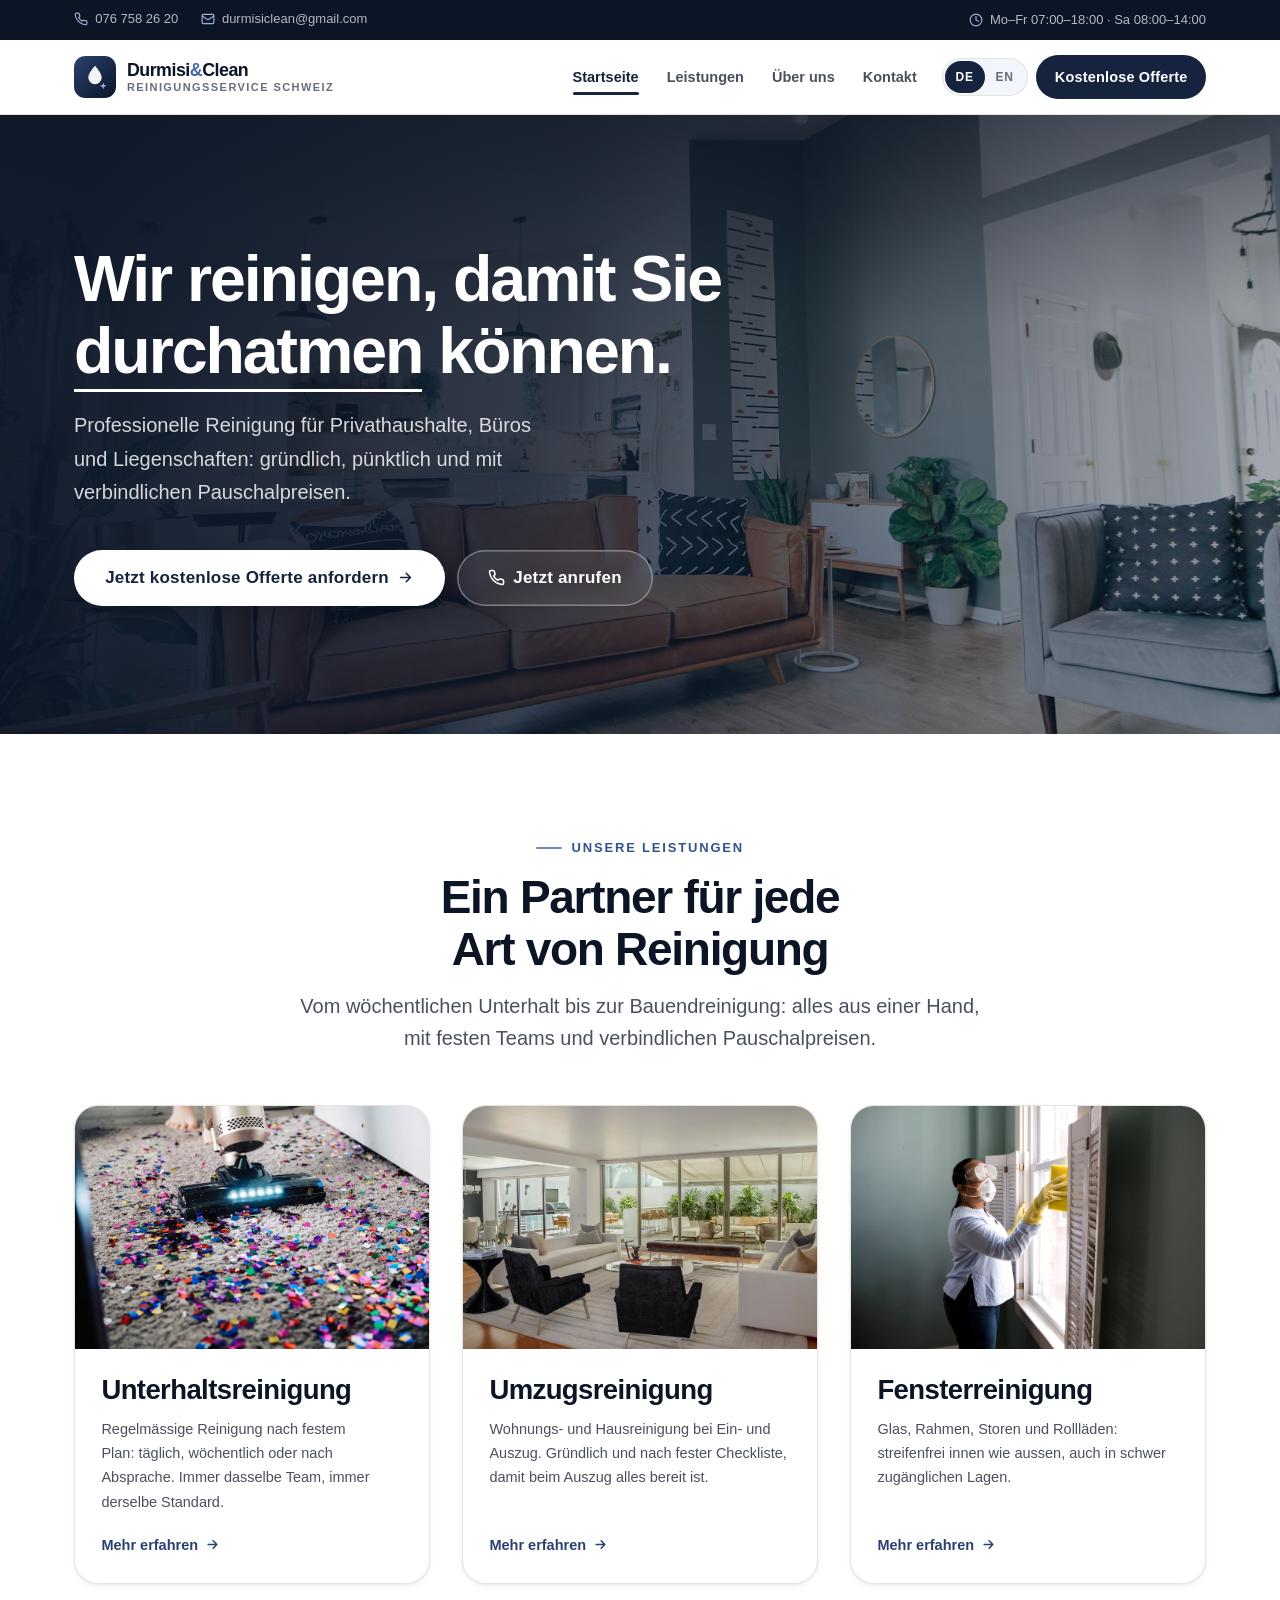
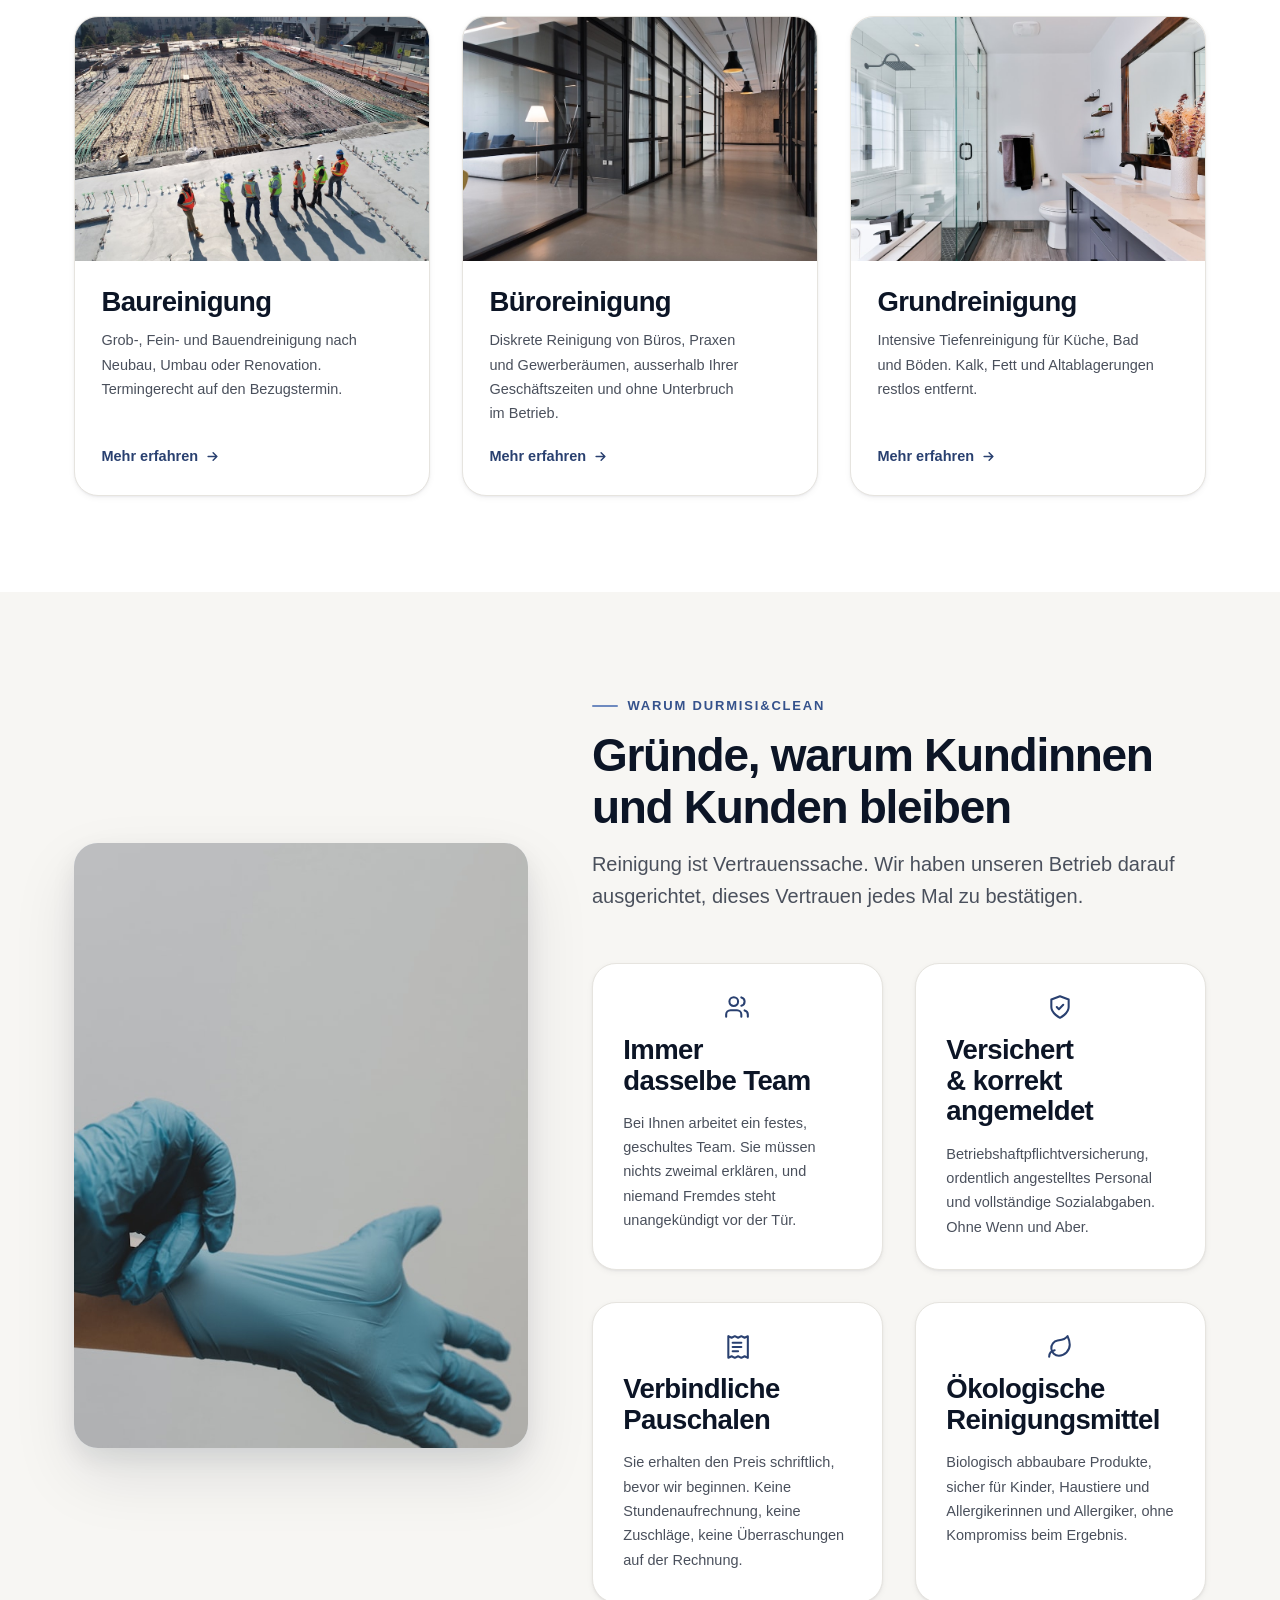
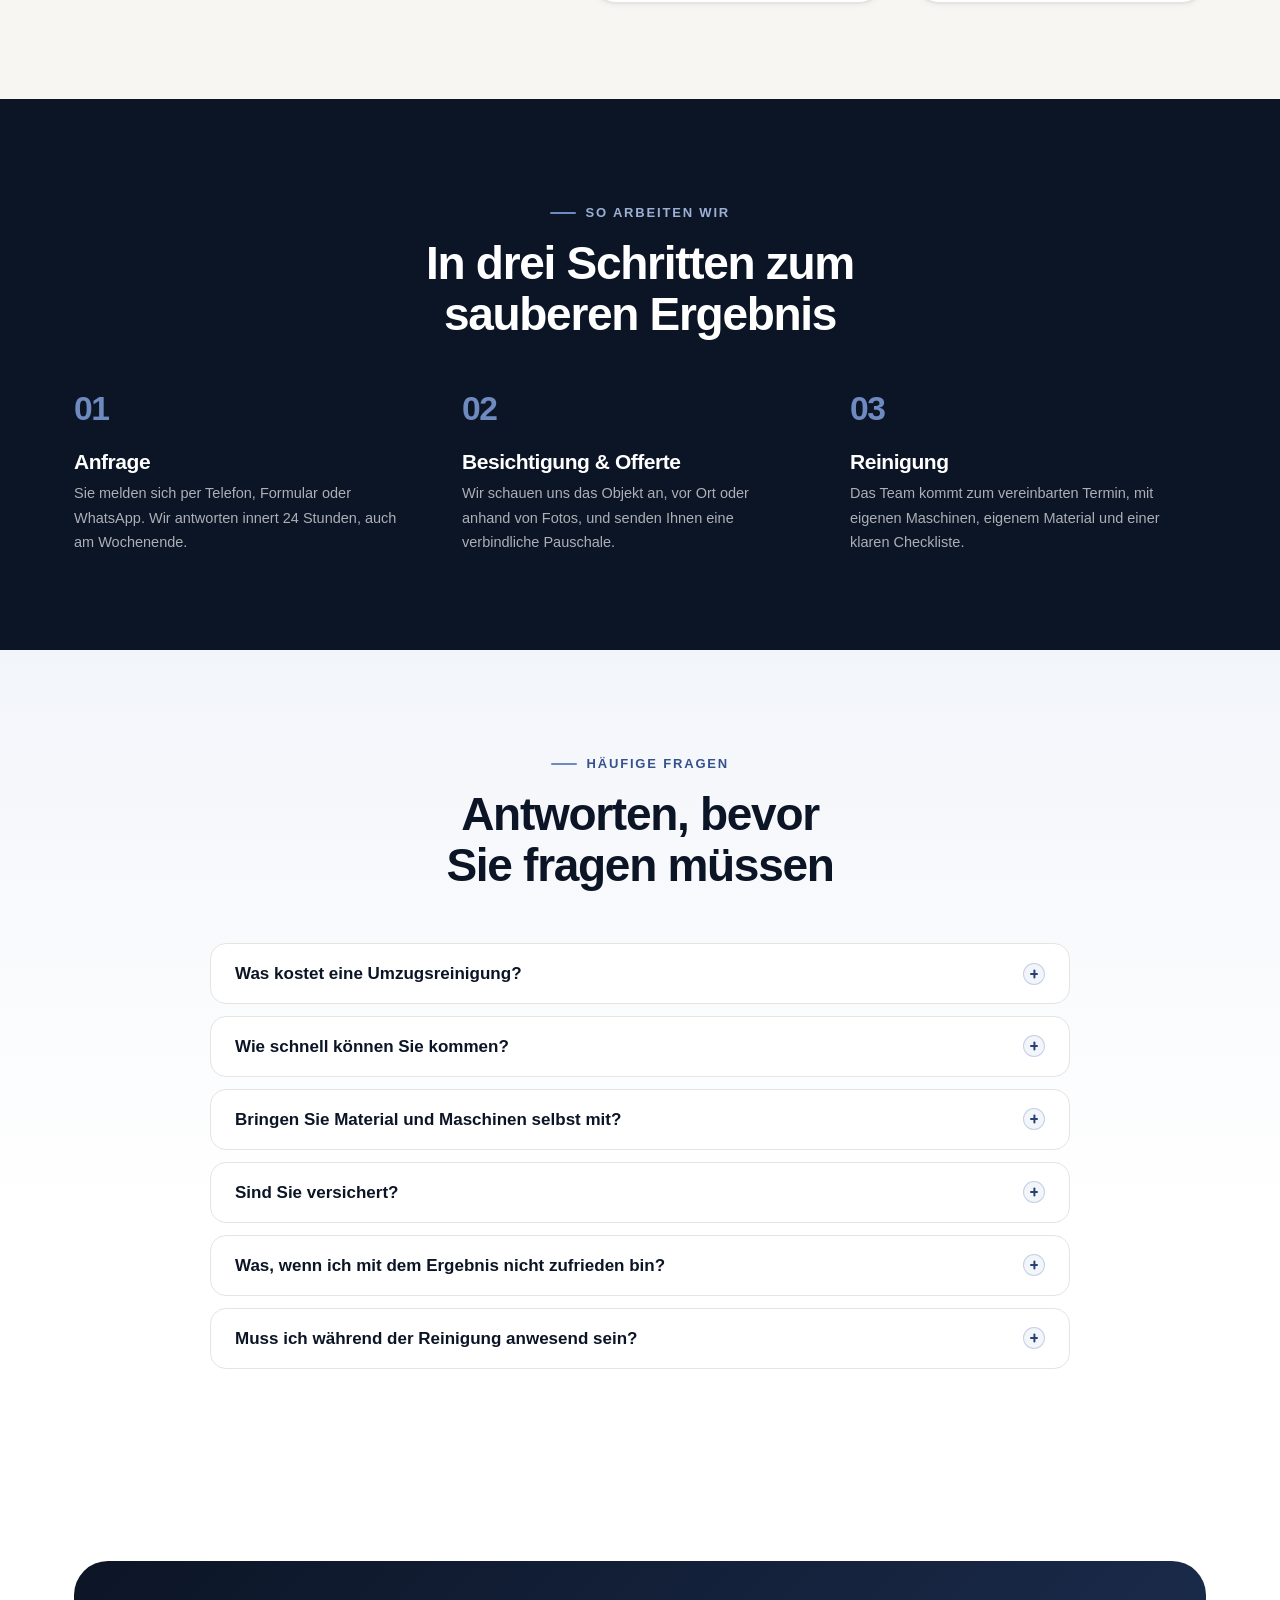
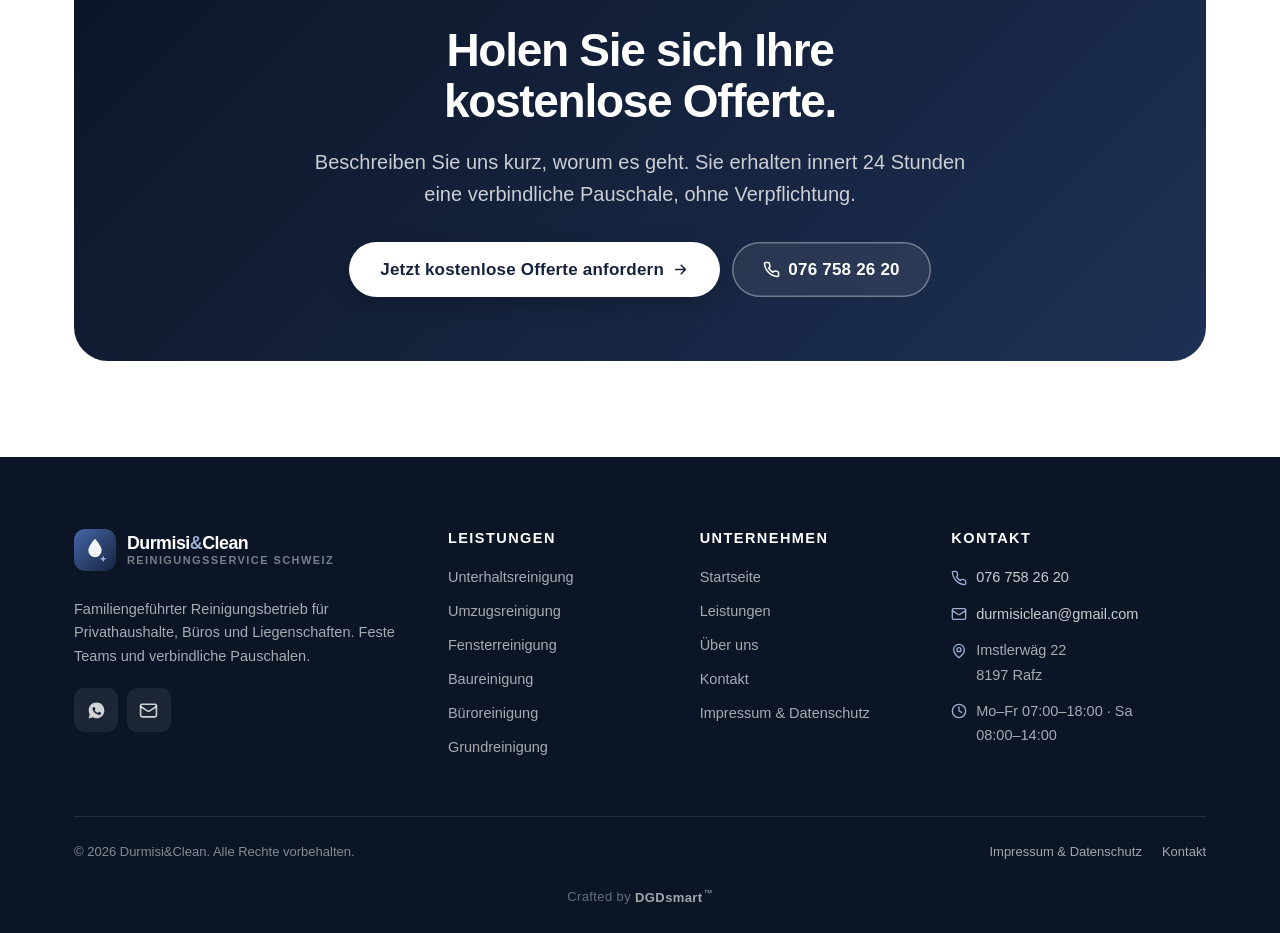
<file: index.html>
<!DOCTYPE html>
<html lang="de">
<head>
<meta charset="utf-8">
<meta name="viewport" content="width=device-width, initial-scale=1">
<title data-i18n="meta.home.title">Durmisi&amp;Clean | Professionelle Reinigung in der Schweiz</title>
<meta name="description" data-i18n-attr="content:meta.home.desc" content="Unterhaltsreinigung, Umzugsreinigung, Fenster-, Bau-, Büro- und Grundreinigung in der Schweiz. Kostenlose Offerte innert 24 Stunden.">
<meta name="robots" content="index, follow">
<meta name="theme-color" content="#0c1526">
<meta property="og:title" content="Durmisi&amp;Clean | Professionelle Reinigung in der Schweiz">
<meta property="og:description" content="Gründlich, pünktlich und mit verbindlichen Pauschalpreisen. Kostenlose Offerte innert 24 Stunden.">
<meta property="og:type" content="website">
<meta property="og:locale" content="de_CH">
<meta property="og:locale:alternate" content="en_GB">
<link rel="canonical" href="https://durmisi-clean.ch/">
<meta property="og:url" content="https://durmisi-clean.ch/">
<meta property="og:site_name" content="Durmisi&amp;Clean">
<meta property="og:image" content="https://durmisi-clean.ch/assets/img/hero.jpg">
<meta property="og:image:width" content="1920">
<meta property="og:image:height" content="1280">
<link rel="icon" href="assets/favicon.svg" type="image/svg+xml">
<link rel="stylesheet" href="css/style.css">

<script type="application/ld+json">
{
  "@context": "https://schema.org",
  "@type": "ProfessionalService",
  "name": "Durmisi&Clean",
  "url": "https://durmisi-clean.ch/",
  "image": "https://durmisi-clean.ch/assets/img/hero.jpg",
  "description": "Professionelle Reinigung für Privathaushalte, Büros und Liegenschaften in der Schweiz.",
  "telephone": "+41 76 758 26 20",
  "email": "durmisiclean@gmail.com",
  "address": {
    "@type": "PostalAddress",
    "streetAddress": "Imstlerwäg 22",
    "addressLocality": "Rafz",
    "addressRegion": "ZH",
    "addressCountry": "CH",
    "postalCode": "8197"
  },
  "geo": {
    "@type": "GeoCoordinates",
    "latitude": 47.6125,
    "longitude": 8.5369
  },
  "areaServed": [
    { "@type": "AdministrativeArea", "name": "Kanton Zürich" },
    { "@type": "City", "name": "Rafz" },
    { "@type": "City", "name": "Bülach" },
    { "@type": "City", "name": "Eglisau" },
    { "@type": "City", "name": "Schaffhausen" }
  ],
  "priceRange": "$$",
  "sameAs": ["https://wa.me/41767582620"],
  "openingHoursSpecification": [
    {
      "@type": "OpeningHoursSpecification",
      "dayOfWeek": ["Monday","Tuesday","Wednesday","Thursday","Friday"],
      "opens": "07:00", "closes": "18:00"
    },
    {
      "@type": "OpeningHoursSpecification",
      "dayOfWeek": "Saturday",
      "opens": "08:00", "closes": "14:00"
    }
  ],
  "makesOffer": [
    { "@type": "Offer", "itemOffered": { "@type": "Service", "name": "Unterhaltsreinigung" } },
    { "@type": "Offer", "itemOffered": { "@type": "Service", "name": "Umzugsreinigung" } },
    { "@type": "Offer", "itemOffered": { "@type": "Service", "name": "Fensterreinigung" } },
    { "@type": "Offer", "itemOffered": { "@type": "Service", "name": "Baureinigung" } },
    { "@type": "Offer", "itemOffered": { "@type": "Service", "name": "Büroreinigung" } },
    { "@type": "Offer", "itemOffered": { "@type": "Service", "name": "Grundreinigung" } }
  ]
}
</script>
<script>
  /* Apply the stored language before first paint; the timeout reveals the page if i18n.js never loads. */
  try {
    var d = document.documentElement;
    if (localStorage.getItem('dc-lang') === 'en') {
      d.className += ' i18n-boot';
      setTimeout(function () { d.classList.remove('i18n-boot'); }, 1200);
    }
  } catch (e) {}
</script>
</head>
<body>

<a class="skip-link" href="#main" data-i18n="nav.skip">Zum Inhalt springen</a>

<div class="topbar">
  <div class="container topbar__inner">
    <ul class="topbar__list">
      <li><a data-contact-href="phoneHref" href="tel:+41767582620">
        <svg viewBox="0 0 24 24" fill="none" stroke="currentColor" stroke-width="2" stroke-linecap="round" stroke-linejoin="round" aria-hidden="true"><path d="M22 16.92v3a2 2 0 0 1-2.18 2 19.79 19.79 0 0 1-8.63-3.07 19.5 19.5 0 0 1-6-6 19.79 19.79 0 0 1-3.07-8.67A2 2 0 0 1 4.11 2h3a2 2 0 0 1 2 1.72c.13.96.36 1.9.7 2.81a2 2 0 0 1-.45 2.11L8.09 9.91a16 16 0 0 0 6 6l1.27-1.27a2 2 0 0 1 2.11-.45c.9.34 1.85.57 2.81.7A2 2 0 0 1 22 16.92Z"/></svg>
        <span data-contact="phone">076 758 26 20</span></a></li>
      <li><a data-contact-href="emailHref" href="mailto:durmisiclean@gmail.com">
        <svg viewBox="0 0 24 24" fill="none" stroke="currentColor" stroke-width="2" stroke-linecap="round" stroke-linejoin="round" aria-hidden="true"><rect x="2" y="4" width="20" height="16" rx="2"/><path d="m22 7-8.97 5.7a1.94 1.94 0 0 1-2.06 0L2 7"/></svg>
        <span data-contact="email">durmisiclean@gmail.com</span></a></li>
    </ul>
    <p class="topbar__note">
      <svg viewBox="0 0 24 24" fill="none" stroke="currentColor" stroke-width="2" stroke-linecap="round" stroke-linejoin="round" aria-hidden="true"><circle cx="12" cy="12" r="10"/><path d="M12 6v6l4 2"/></svg>
      <span data-i18n="topbar.hours">Mo–Fr 07:00–18:00 · Sa 08:00–14:00</span>
    </p>
  </div>
</div>

<header class="header">
  <div class="container header__inner">
    <a class="brand" href="index.html">
      <svg class="brand__mark" viewBox="0 0 48 48" fill="none" aria-hidden="true">
        <rect width="48" height="48" rx="13" fill="url(#mk-h)"/>
        <path d="M24 11c4.6 5.4 7.6 9.6 7.6 13.6A7.6 7.6 0 0 1 24 32.2a7.6 7.6 0 0 1-7.6-7.6C16.4 20.6 19.4 16.4 24 11Z" fill="#fff" fill-opacity=".95"/>
        <path d="m33.4 30.2 1.1 2.8 2.8 1.1-2.8 1.1-1.1 2.8-1.1-2.8-2.8-1.1 2.8-1.1 1.1-2.8Z" fill="#9DB0D3"/>
        <defs><linearGradient id="mk-h" x1="0" y1="0" x2="48" y2="48" gradientUnits="userSpaceOnUse"><stop stop-color="#294070"/><stop offset="1" stop-color="#0C1526"/></linearGradient></defs>
      </svg>
      <span class="brand__text">
        <span class="brand__name">Durmisi<em>&amp;</em>Clean</span>
        <span class="brand__tag" data-i18n="brand.tag">Reinigungsservice Schweiz</span>
      </span>
    </a>

    <div class="nav-shell">
    <nav class="nav" id="primary-nav" data-i18n-attr="aria-label:nav.menu" aria-label="Menü">
      <a class="nav__link" href="index.html" aria-current="page" data-i18n="nav.home">Startseite</a>
      <a class="nav__link" href="leistungen.html" data-i18n="nav.services">Leistungen</a>
      <a class="nav__link" href="ueber-uns.html" data-i18n="nav.about">Über uns</a>
      <a class="nav__link" href="kontakt.html" data-i18n="nav.contact">Kontakt</a>
      <a class="btn btn--accent nav__cta" href="kontakt.html" data-i18n="cta.quote">Kostenlose Offerte</a>
    </nav>
    </div>

    <div class="header__actions">
      <div class="lang" data-lang-toggle data-active="de" data-i18n-attr="aria-label:lang.switch" role="group" aria-label="Sprache wechseln">
        <span class="lang__thumb" aria-hidden="true"></span>
        <button class="lang__btn" type="button" data-lang="de" aria-pressed="true"  data-i18n-attr="title:lang.de" title="Deutsch">DE</button>
        <button class="lang__btn" type="button" data-lang="en" aria-pressed="false" data-i18n-attr="title:lang.en" title="English">EN</button>
      </div>

      <a class="btn btn--accent header__cta" href="kontakt.html" data-i18n="cta.quote">Kostenlose Offerte</a>

      <button class="nav-toggle" type="button" aria-expanded="false" aria-controls="primary-nav"
              data-i18n-attr="aria-label:nav.menu" aria-label="Menü">
        <span class="nav-toggle__bars" aria-hidden="true"><span></span><span></span><span></span></span>
      </button>
    </div>
  </div>
</header>
<div class="nav-scrim"></div>

<main id="main">

  <section class="hero">
    <div class="hero__bg">
      <img src="assets/img/hero.jpg" width="1920" height="1280" alt="" fetchpriority="high">
    </div>
    <div class="container">
      <div class="hero__inner">
        <h1 data-i18n="hero.title">Wir reinigen, damit Sie <span class="hl-underline">durchatmen</span> können.</h1>
        <p class="hero__sub" data-i18n="hero.sub">Professionelle Reinigung für Privathaushalte, Büros und Liegenschaften: gründlich, pünktlich und mit verbindlichen Pauschalpreisen.</p>

        <div class="btn-row">
          <a class="btn btn--accent btn--lg" href="kontakt.html">
            <span data-i18n="cta.quoteLong">Jetzt kostenlose Offerte anfordern</span>
            <svg viewBox="0 0 24 24" fill="none" stroke="currentColor" stroke-width="2.2" stroke-linecap="round" stroke-linejoin="round" aria-hidden="true"><path d="M5 12h14m-6-6 6 6-6 6"/></svg>
          </a>
          <a class="btn btn--on-dark btn--lg" data-contact-href="phoneHref" href="tel:+41767582620">
            <svg viewBox="0 0 24 24" fill="none" stroke="currentColor" stroke-width="2.2" stroke-linecap="round" stroke-linejoin="round" aria-hidden="true"><path d="M22 16.92v3a2 2 0 0 1-2.18 2 19.79 19.79 0 0 1-8.63-3.07 19.5 19.5 0 0 1-6-6 19.79 19.79 0 0 1-3.07-8.67A2 2 0 0 1 4.11 2h3a2 2 0 0 1 2 1.72c.13.96.36 1.9.7 2.81a2 2 0 0 1-.45 2.11L8.09 9.91a16 16 0 0 0 6 6l1.27-1.27a2 2 0 0 1 2.11-.45c.9.34 1.85.57 2.81.7A2 2 0 0 1 22 16.92Z"/></svg>
            <span data-i18n="cta.callNow">Jetzt anrufen</span>
          </a>
        </div>
      </div>
    </div>
  </section>

  <section class="section" id="leistungen">
    <div class="container">
      <div class="section-head is-centered">
        <span class="eyebrow is-centered" data-i18n="services.eyebrow">Unsere Leistungen</span>
        <h2 data-i18n="services.title">Ein Partner für jede Art von Reinigung</h2>
        <p class="lead" data-i18n="services.sub">Vom wöchentlichen Unterhalt bis zur Bauendreinigung: alles aus einer Hand, mit festen Teams und verbindlichen Pauschalpreisen.</p>
      </div>

      <div class="grid grid--auto">

        <article class="card">
          <div class="card__media">
            <img src="assets/img/svc-unterhalt.jpg" width="900" height="675" loading="lazy"
                 data-i18n-attr="alt:svc.unterhalt.name" alt="Unterhaltsreinigung">
          </div>
          <div class="card__body">
            <h3 data-i18n="svc.unterhalt.name">Unterhaltsreinigung</h3>
            <p data-i18n="svc.unterhalt.short">Regelmässige Reinigung nach festem Plan: täglich, wöchentlich oder nach Absprache. Immer dasselbe Team, immer derselbe Standard.</p>
            <a class="link-arrow" href="leistungen.html#unterhaltsreinigung">
              <span data-i18n="cta.details">Mehr erfahren</span>
              <svg viewBox="0 0 24 24" fill="none" stroke="currentColor" stroke-width="2.4" stroke-linecap="round" stroke-linejoin="round" aria-hidden="true"><path d="M5 12h14m-6-6 6 6-6 6"/></svg>
            </a>
          </div>
        </article>

        <article class="card">
          <div class="card__media">
            <img src="assets/img/svc-umzug.jpg" width="900" height="675" loading="lazy"
                 data-i18n-attr="alt:svc.umzug.name" alt="Umzugsreinigung">
          </div>
          <div class="card__body">
            <h3 data-i18n="svc.umzug.name">Umzugsreinigung</h3>
            <p data-i18n="svc.umzug.short">Wohnungs- und Hausreinigung bei Ein- und Auszug. Gründlich und nach fester Checkliste, damit beim Auszug alles bereit ist.</p>
            <a class="link-arrow" href="leistungen.html#umzugsreinigung">
              <span data-i18n="cta.details">Mehr erfahren</span>
              <svg viewBox="0 0 24 24" fill="none" stroke="currentColor" stroke-width="2.4" stroke-linecap="round" stroke-linejoin="round" aria-hidden="true"><path d="M5 12h14m-6-6 6 6-6 6"/></svg>
            </a>
          </div>
        </article>

        <article class="card">
          <div class="card__media">
            <img src="assets/img/svc-fenster.jpg" width="900" height="675" loading="lazy"
                 data-i18n-attr="alt:svc.fenster.name" alt="Fensterreinigung">
          </div>
          <div class="card__body">
            <h3 data-i18n="svc.fenster.name">Fensterreinigung</h3>
            <p data-i18n="svc.fenster.short">Glas, Rahmen, Storen und Rollläden: streifenfrei innen wie aussen, auch in schwer zugänglichen Lagen.</p>
            <a class="link-arrow" href="leistungen.html#fensterreinigung">
              <span data-i18n="cta.details">Mehr erfahren</span>
              <svg viewBox="0 0 24 24" fill="none" stroke="currentColor" stroke-width="2.4" stroke-linecap="round" stroke-linejoin="round" aria-hidden="true"><path d="M5 12h14m-6-6 6 6-6 6"/></svg>
            </a>
          </div>
        </article>

        <article class="card">
          <div class="card__media">
            <img src="assets/img/svc-bau.jpg" width="900" height="675" loading="lazy"
                 data-i18n-attr="alt:svc.bau.name" alt="Baureinigung">
          </div>
          <div class="card__body">
            <h3 data-i18n="svc.bau.name">Baureinigung</h3>
            <p data-i18n="svc.bau.short">Grob-, Fein- und Bauendreinigung nach Neubau, Umbau oder Renovation. Termingerecht auf den Bezugstermin.</p>
            <a class="link-arrow" href="leistungen.html#baureinigung">
              <span data-i18n="cta.details">Mehr erfahren</span>
              <svg viewBox="0 0 24 24" fill="none" stroke="currentColor" stroke-width="2.4" stroke-linecap="round" stroke-linejoin="round" aria-hidden="true"><path d="M5 12h14m-6-6 6 6-6 6"/></svg>
            </a>
          </div>
        </article>

        <article class="card">
          <div class="card__media">
            <img src="assets/img/svc-buero.jpg" width="900" height="675" loading="lazy"
                 data-i18n-attr="alt:svc.buero.name" alt="Büroreinigung">
          </div>
          <div class="card__body">
            <h3 data-i18n="svc.buero.name">Büroreinigung</h3>
            <p data-i18n="svc.buero.short">Diskrete Reinigung von Büros, Praxen und Gewerberäumen, ausserhalb Ihrer Geschäftszeiten und ohne Unterbruch im Betrieb.</p>
            <a class="link-arrow" href="leistungen.html#bueroreinigung">
              <span data-i18n="cta.details">Mehr erfahren</span>
              <svg viewBox="0 0 24 24" fill="none" stroke="currentColor" stroke-width="2.4" stroke-linecap="round" stroke-linejoin="round" aria-hidden="true"><path d="M5 12h14m-6-6 6 6-6 6"/></svg>
            </a>
          </div>
        </article>

        <article class="card">
          <div class="card__media">
            <img src="assets/img/svc-grund.jpg" width="900" height="675" loading="lazy"
                 data-i18n-attr="alt:svc.grund.name" alt="Grundreinigung">
          </div>
          <div class="card__body">
            <h3 data-i18n="svc.grund.name">Grundreinigung</h3>
            <p data-i18n="svc.grund.short">Intensive Tiefenreinigung für Küche, Bad und Böden. Kalk, Fett und Altablagerungen restlos entfernt.</p>
            <a class="link-arrow" href="leistungen.html#grundreinigung">
              <span data-i18n="cta.details">Mehr erfahren</span>
              <svg viewBox="0 0 24 24" fill="none" stroke="currentColor" stroke-width="2.4" stroke-linecap="round" stroke-linejoin="round" aria-hidden="true"><path d="M5 12h14m-6-6 6 6-6 6"/></svg>
            </a>
          </div>
        </article>

      </div>
    </div>
  </section>

  <section class="section section--sand">
    <div class="container">
      <div class="split split--wide-right">
        <div class="split__media media-stack is-first">
          <div class="media-frame media-frame--tall">
            <img src="assets/img/about.jpg" width="1200" height="900" loading="lazy" data-i18n-attr="alt:img.about.alt" alt="Reinigungskraft von Durmisi&amp;Clean zieht blaue Schutzhandschuhe an">
          </div>
        </div>

        <div>
          <div class="section-head">
            <span class="eyebrow" data-i18n="why.eyebrow">Warum Durmisi&amp;Clean</span>
            <h2 data-i18n="why.title">Gründe, warum Kundinnen und Kunden bleiben</h2>
            <p class="lead" data-i18n="why.sub">Reinigung ist Vertrauenssache. Wir haben unseren Betrieb darauf ausgerichtet, dieses Vertrauen jedes Mal zu bestätigen.</p>
          </div>

          <div class="grid grid--auto-sm">
            <div class="feature">
              <span class="icon-badge">
                <svg viewBox="0 0 24 24" fill="none" stroke="currentColor" stroke-width="1.9" stroke-linecap="round" stroke-linejoin="round" aria-hidden="true"><path d="M16 21v-2a4 4 0 0 0-4-4H6a4 4 0 0 0-4 4v2"/><circle cx="9" cy="7" r="4"/><path d="M22 21v-2a4 4 0 0 0-3-3.87M16 3.13a4 4 0 0 1 0 7.75"/></svg>
              </span>
              <h3 data-i18n="why.1.title">Immer dasselbe Team</h3>
              <p data-i18n="why.1.text">Bei Ihnen arbeitet ein festes, geschultes Team. Sie müssen nichts zweimal erklären, und niemand Fremdes steht unangekündigt vor der Tür.</p>
            </div>

            <div class="feature">
              <span class="icon-badge">
                <svg viewBox="0 0 24 24" fill="none" stroke="currentColor" stroke-width="1.9" stroke-linecap="round" stroke-linejoin="round" aria-hidden="true"><path d="M12 22s8-4 8-10V5l-8-3-8 3v7c0 6 8 10 8 10Z"/><path d="m9 12 2 2 4-4"/></svg>
              </span>
              <h3 data-i18n="why.2.title">Versichert &amp; korrekt angemeldet</h3>
              <p data-i18n="why.2.text">Betriebshaftpflichtversicherung, ordentlich angestelltes Personal und vollständige Sozialabgaben. Ohne Wenn und Aber.</p>
            </div>

            <div class="feature">
              <span class="icon-badge">
                <svg viewBox="0 0 24 24" fill="none" stroke="currentColor" stroke-width="1.9" stroke-linecap="round" stroke-linejoin="round" aria-hidden="true"><path d="M4 2v20l3-1.5L10 22l3-1.5L16 22l3-1.5L22 22V2l-3 1.5L16 2l-3 1.5L10 2 7 3.5 4 2Z"/><path d="M8 8h8M8 12h8M8 16h5"/></svg>
              </span>
              <h3 data-i18n="why.3.title">Verbindliche Pauschalen</h3>
              <p data-i18n="why.3.text">Sie erhalten den Preis schriftlich, bevor wir beginnen. Keine Stundenaufrechnung, keine Zuschläge, keine Überraschungen auf der Rechnung.</p>
            </div>

            <div class="feature">
              <span class="icon-badge">
                <svg viewBox="0 0 24 24" fill="none" stroke="currentColor" stroke-width="1.9" stroke-linecap="round" stroke-linejoin="round" aria-hidden="true"><path d="M11 20A7 7 0 0 1 9.8 6.1C15.5 5 17 4.48 19 2c1 2 2 4.18 2 8 0 5.5-4.78 10-10 10Z"/><path d="M2 21c0-3 1.85-5.36 5.08-6"/></svg>
              </span>
              <h3 data-i18n="why.4.title">Ökologische Reinigungsmittel</h3>
              <p data-i18n="why.4.text">Biologisch abbaubare Produkte, sicher für Kinder, Haustiere und Allergikerinnen und Allergiker, ohne Kompromiss beim Ergebnis.</p>
            </div>
          </div>
        </div>
      </div>
    </div>
  </section>

  <section class="section section--dark">
    <div class="container">
      <div class="section-head is-centered">
        <span class="eyebrow on-dark is-centered" data-i18n="process.eyebrow">So arbeiten wir</span>
        <h2 data-i18n="process.title">In drei Schritten zum sauberen Ergebnis</h2>
      </div>

      <div class="steps">
        <div class="step">
          <h3 data-i18n="process.1.title">Anfrage</h3>
          <p data-i18n="process.1.text">Sie melden sich per Telefon, Formular oder WhatsApp. Wir antworten innert 24 Stunden, auch am Wochenende.</p>
        </div>
        <div class="step">
          <h3 data-i18n="process.2.title">Besichtigung &amp; Offerte</h3>
          <p data-i18n="process.2.text">Wir schauen uns das Objekt an, vor Ort oder anhand von Fotos, und senden Ihnen eine verbindliche Pauschale.</p>
        </div>
        <div class="step">
          <h3 data-i18n="process.3.title">Reinigung</h3>
          <p data-i18n="process.3.text">Das Team kommt zum vereinbarten Termin, mit eigenen Maschinen, eigenem Material und einer klaren Checkliste.</p>
        </div>
      </div>
    </div>
  </section>

  <section class="section section--mist">
    <div class="container">
      <div class="section-head is-centered">
        <span class="eyebrow is-centered" data-i18n="faq.eyebrow">Häufige Fragen</span>
        <h2 data-i18n="faq.title">Antworten, bevor Sie fragen müssen</h2>
      </div>

      <div class="faq">
        <div class="faq__item">
          <button class="faq__q" type="button" aria-expanded="false" aria-controls="faq-a1" id="faq-q1">
            <span data-i18n="faq.1.q">Was kostet eine Umzugsreinigung?</span>
            <span class="faq__icon" aria-hidden="true"></span>
          </button>
          <div class="faq__a" id="faq-a1" role="region" aria-labelledby="faq-q1" aria-hidden="true"><div>
            <p data-i18n="faq.1.a">Der Preis richtet sich nach Grösse und Zustand des Objekts sowie danach, ob Fenster, Storen und Balkon dazugehören. Sie erhalten vor dem Start immer eine verbindliche Pauschale, kostenlos und unverbindlich. Richtwerte für Ihre Wohnungsgrösse nennen wir Ihnen gerne direkt am Telefon.</p>
          </div></div>
        </div>

        <div class="faq__item">
          <button class="faq__q" type="button" aria-expanded="false" aria-controls="faq-a2" id="faq-q2">
            <span data-i18n="faq.2.q">Wie schnell können Sie kommen?</span>
            <span class="faq__icon" aria-hidden="true"></span>
          </button>
          <div class="faq__a" id="faq-a2" role="region" aria-labelledby="faq-q2" aria-hidden="true"><div>
            <p data-i18n="faq.2.a">Unterhaltsreinigungen starten wir in der Regel innert einer Woche. Umzugsreinigungen planen wir idealerweise zwei bis drei Wochen im Voraus. Kurzfristige Termine sind auf Anfrage oft möglich. Fragen Sie einfach nach.</p>
          </div></div>
        </div>

        <div class="faq__item">
          <button class="faq__q" type="button" aria-expanded="false" aria-controls="faq-a3" id="faq-q3">
            <span data-i18n="faq.3.q">Bringen Sie Material und Maschinen selbst mit?</span>
            <span class="faq__icon" aria-hidden="true"></span>
          </button>
          <div class="faq__a" id="faq-a3" role="region" aria-labelledby="faq-q3" aria-hidden="true"><div>
            <p data-i18n="faq.3.a">Ja, vollständig. Reinigungsmittel, Maschinen und Verbrauchsmaterial sind im Preis enthalten, sofern nichts anderes vereinbart wurde. Sie müssen nichts bereitstellen.</p>
          </div></div>
        </div>

        <div class="faq__item">
          <button class="faq__q" type="button" aria-expanded="false" aria-controls="faq-a4" id="faq-q4">
            <span data-i18n="faq.4.q">Sind Sie versichert?</span>
            <span class="faq__icon" aria-hidden="true"></span>
          </button>
          <div class="faq__a" id="faq-a4" role="region" aria-labelledby="faq-q4" aria-hidden="true"><div>
            <p data-i18n="faq.4.a">Ja. Wir verfügen über eine Betriebshaftpflichtversicherung. Sämtliche Mitarbeitenden sind ordentlich angestellt, unfallversichert und über uns sozialversichert.</p>
          </div></div>
        </div>

        <div class="faq__item">
          <button class="faq__q" type="button" aria-expanded="false" aria-controls="faq-a5" id="faq-q5">
            <span data-i18n="faq.5.q">Was, wenn ich mit dem Ergebnis nicht zufrieden bin?</span>
            <span class="faq__icon" aria-hidden="true"></span>
          </button>
          <div class="faq__a" id="faq-a5" role="region" aria-labelledby="faq-q5" aria-hidden="true"><div>
            <p data-i18n="faq.5.a">Melden Sie sich einfach bei uns. Wir besprechen die betroffenen Stellen und finden gemeinsam eine Lösung.</p>
          </div></div>
        </div>

        <div class="faq__item">
          <button class="faq__q" type="button" aria-expanded="false" aria-controls="faq-a6" id="faq-q6">
            <span data-i18n="faq.6.q">Muss ich während der Reinigung anwesend sein?</span>
            <span class="faq__icon" aria-hidden="true"></span>
          </button>
          <div class="faq__a" id="faq-a6" role="region" aria-labelledby="faq-q6" aria-hidden="true"><div>
            <p data-i18n="faq.6.a">Nein. Viele Kundinnen und Kunden übergeben uns einen Schlüssel. Wir dokumentieren jede Schlüsselübergabe schriftlich und bewahren Schlüssel gesichert auf.</p>
          </div></div>
        </div>
      </div>
    </div>
  </section>

  <section class="section">
    <div class="container">
      <div class="ctaband">
        <h2 data-i18n="final.title">Holen Sie sich Ihre kostenlose Offerte.</h2>
        <p class="lead" data-i18n="final.sub">Beschreiben Sie uns kurz, worum es geht. Sie erhalten innert 24 Stunden eine verbindliche Pauschale, ohne Verpflichtung.</p>
        <div class="btn-row">
          <a class="btn btn--accent btn--lg" href="kontakt.html">
            <span data-i18n="cta.quoteLong">Jetzt kostenlose Offerte anfordern</span>
            <svg viewBox="0 0 24 24" fill="none" stroke="currentColor" stroke-width="2.2" stroke-linecap="round" stroke-linejoin="round" aria-hidden="true"><path d="M5 12h14m-6-6 6 6-6 6"/></svg>
          </a>
          <a class="btn btn--on-dark btn--lg" data-contact-href="phoneHref" href="tel:+41767582620">
            <svg viewBox="0 0 24 24" fill="none" stroke="currentColor" stroke-width="2.2" stroke-linecap="round" stroke-linejoin="round" aria-hidden="true"><path d="M22 16.92v3a2 2 0 0 1-2.18 2 19.79 19.79 0 0 1-8.63-3.07 19.5 19.5 0 0 1-6-6 19.79 19.79 0 0 1-3.07-8.67A2 2 0 0 1 4.11 2h3a2 2 0 0 1 2 1.72c.13.96.36 1.9.7 2.81a2 2 0 0 1-.45 2.11L8.09 9.91a16 16 0 0 0 6 6l1.27-1.27a2 2 0 0 1 2.11-.45c.9.34 1.85.57 2.81.7A2 2 0 0 1 22 16.92Z"/></svg>
            <span data-contact="phone">076 758 26 20</span>
          </a>
        </div>
      </div>
    </div>
  </section>

</main>

<footer class="footer">
  <div class="container">
    <div class="footer__grid">
      <div class="footer__brand">
        <a class="brand" href="index.html">
          <svg class="brand__mark" viewBox="0 0 48 48" fill="none" aria-hidden="true">
            <rect width="48" height="48" rx="13" fill="url(#mk-f)"/>
            <path d="M24 11c4.6 5.4 7.6 9.6 7.6 13.6A7.6 7.6 0 0 1 24 32.2a7.6 7.6 0 0 1-7.6-7.6C16.4 20.6 19.4 16.4 24 11Z" fill="#fff" fill-opacity=".95"/>
            <path d="m33.4 30.2 1.1 2.8 2.8 1.1-2.8 1.1-1.1 2.8-1.1-2.8-2.8-1.1 2.8-1.1 1.1-2.8Z" fill="#9DB0D3"/>
            <defs><linearGradient id="mk-f" x1="0" y1="0" x2="48" y2="48" gradientUnits="userSpaceOnUse"><stop stop-color="#4667A8"/><stop offset="1" stop-color="#16233F"/></linearGradient></defs>
          </svg>
          <span class="brand__text">
            <span class="brand__name">Durmisi<em>&amp;</em>Clean</span>
            <span class="brand__tag" data-i18n="brand.tag">Reinigungsservice Schweiz</span>
          </span>
        </a>
        <p data-i18n="ft.about">Familiengeführter Reinigungsbetrieb für Privathaushalte, Büros und Liegenschaften. Feste Teams und verbindliche Pauschalen.</p>
        <div class="socials">
          <a data-contact-href="instagram" href="#" aria-label="Instagram" rel="noopener" target="_blank">
            <svg viewBox="0 0 24 24" fill="none" stroke="currentColor" stroke-width="2" stroke-linecap="round" stroke-linejoin="round" aria-hidden="true"><rect x="2" y="2" width="20" height="20" rx="5"/><circle cx="12" cy="12" r="4"/><circle cx="17.5" cy="6.5" r="1" fill="currentColor" stroke="none"/></svg>
          </a>
          <a data-contact-href="facebook" href="#" aria-label="Facebook" rel="noopener" target="_blank">
            <svg viewBox="0 0 24 24" fill="currentColor" aria-hidden="true"><path d="M22 12.06C22 6.5 17.52 2 12 2S2 6.5 2 12.06c0 5.02 3.66 9.18 8.44 9.94v-7.03H7.9v-2.91h2.54V9.85c0-2.52 1.5-3.91 3.77-3.91 1.09 0 2.24.2 2.24.2v2.46h-1.26c-1.24 0-1.63.78-1.63 1.57v1.89h2.78l-.45 2.91h-2.33V22c4.78-.76 8.44-4.92 8.44-9.94Z"/></svg>
          </a>
          <a data-contact-href="whatsappHref" href="#" aria-label="WhatsApp" rel="noopener" target="_blank">
            <svg viewBox="0 0 24 24" fill="currentColor" aria-hidden="true"><path d="M12.04 2C6.58 2 2.13 6.45 2.13 11.91c0 1.75.46 3.46 1.32 4.96L2 22l5.25-1.38a9.9 9.9 0 0 0 4.79 1.22h.01c5.46 0 9.91-4.45 9.91-9.91C21.96 6.45 17.5 2 12.04 2Zm5.8 14.16c-.24.68-1.42 1.31-1.95 1.36-.5.05-.96.23-3.23-.67-2.72-1.07-4.44-3.85-4.57-4.03-.13-.18-1.09-1.45-1.09-2.77 0-1.32.69-1.97.94-2.24.24-.27.53-.34.71-.34.18 0 .35 0 .51.01.16.01.38-.06.6.46.22.53.76 1.85.83 1.98.07.14.11.29.02.47-.09.18-.14.29-.27.45-.13.16-.28.35-.4.47-.13.13-.27.28-.12.54.15.27.67 1.1 1.43 1.78.98.87 1.8 1.14 2.07 1.27.27.13.42.11.58-.07.16-.18.67-.78.85-1.05.18-.27.35-.22.6-.13.24.09 1.56.73 1.83.87.27.13.45.2.51.31.07.11.07.63-.17 1.31Z"/></svg>
          </a>
          <a data-contact-href="emailHref" href="mailto:durmisiclean@gmail.com" aria-label="E-Mail">
            <svg viewBox="0 0 24 24" fill="none" stroke="currentColor" stroke-width="2" stroke-linecap="round" stroke-linejoin="round" aria-hidden="true"><rect x="2" y="4" width="20" height="16" rx="2"/><path d="m22 7-8.97 5.7a1.94 1.94 0 0 1-2.06 0L2 7"/></svg>
          </a>
        </div>
      </div>

      <div>
        <h4 data-i18n="ft.services">Leistungen</h4>
        <nav class="footer__links">
          <a href="leistungen.html#unterhaltsreinigung" data-i18n="svc.unterhalt.name">Unterhaltsreinigung</a>
          <a href="leistungen.html#umzugsreinigung" data-i18n="svc.umzug.name">Umzugsreinigung</a>
          <a href="leistungen.html#fensterreinigung" data-i18n="svc.fenster.name">Fensterreinigung</a>
          <a href="leistungen.html#baureinigung" data-i18n="svc.bau.name">Baureinigung</a>
          <a href="leistungen.html#bueroreinigung" data-i18n="svc.buero.name">Büroreinigung</a>
          <a href="leistungen.html#grundreinigung" data-i18n="svc.grund.name">Grundreinigung</a>
        </nav>
      </div>

      <div>
        <h4 data-i18n="ft.company">Unternehmen</h4>
        <nav class="footer__links">
          <a href="index.html" data-i18n="nav.home">Startseite</a>
          <a href="leistungen.html" data-i18n="nav.services">Leistungen</a>
          <a href="ueber-uns.html" data-i18n="nav.about">Über uns</a>
          <a href="kontakt.html" data-i18n="nav.contact">Kontakt</a>
          <a href="impressum.html" data-i18n="ft.legal">Impressum &amp; Datenschutz</a>
        </nav>
      </div>

      <div>
        <h4 data-i18n="ft.contact">Kontakt</h4>
        <div class="footer__contact">
          <a data-contact-href="phoneHref" href="tel:+41767582620">
            <svg viewBox="0 0 24 24" fill="none" stroke="currentColor" stroke-width="2" stroke-linecap="round" stroke-linejoin="round" aria-hidden="true"><path d="M22 16.92v3a2 2 0 0 1-2.18 2 19.79 19.79 0 0 1-8.63-3.07 19.5 19.5 0 0 1-6-6 19.79 19.79 0 0 1-3.07-8.67A2 2 0 0 1 4.11 2h3a2 2 0 0 1 2 1.72c.13.96.36 1.9.7 2.81a2 2 0 0 1-.45 2.11L8.09 9.91a16 16 0 0 0 6 6l1.27-1.27a2 2 0 0 1 2.11-.45c.9.34 1.85.57 2.81.7A2 2 0 0 1 22 16.92Z"/></svg>
            <span data-contact="phone">076 758 26 20</span>
          </a>
          <a data-contact-href="emailHref" href="mailto:durmisiclean@gmail.com">
            <svg viewBox="0 0 24 24" fill="none" stroke="currentColor" stroke-width="2" stroke-linecap="round" stroke-linejoin="round" aria-hidden="true"><rect x="2" y="4" width="20" height="16" rx="2"/><path d="m22 7-8.97 5.7a1.94 1.94 0 0 1-2.06 0L2 7"/></svg>
            <span data-contact="email">durmisiclean@gmail.com</span>
          </a>
          <p>
            <svg viewBox="0 0 24 24" fill="none" stroke="currentColor" stroke-width="2" stroke-linecap="round" stroke-linejoin="round" aria-hidden="true"><path d="M20 10c0 6-8 12-8 12s-8-6-8-12a8 8 0 0 1 16 0Z"/><circle cx="12" cy="10" r="3"/></svg>
            <span><span data-contact="street">Imstlerwäg 22</span><br><span data-contact="city">8197 Rafz</span></span>
          </p>
          <p>
            <svg viewBox="0 0 24 24" fill="none" stroke="currentColor" stroke-width="2" stroke-linecap="round" stroke-linejoin="round" aria-hidden="true"><circle cx="12" cy="12" r="10"/><path d="M12 6v6l4 2"/></svg>
            <span data-i18n="ft.hours">Mo–Fr 07:00–18:00 · Sa 08:00–14:00</span>
          </p>
        </div>
      </div>
    </div>

    <div class="footer__bottom">
      <p>© <span data-year>2026</span> Durmisi&amp;Clean. <span data-i18n="ft.rights">Alle Rechte vorbehalten.</span></p>
      <nav>
        <a href="impressum.html" data-i18n="ft.legal">Impressum &amp; Datenschutz</a>
        <a href="kontakt.html" data-i18n="nav.contact">Kontakt</a>
      </nav>
    </div>
    <div class="footer__credit">
      <p>Crafted by <a href="https://dgdsmart.com" target="_blank" rel="noopener"><strong>DGDsmart</strong><sup>&trade;</sup></a></p>
    </div>
  </div>
</footer>

<div class="callbar">
  <a class="btn btn--ghost" data-contact-href="phoneHref" href="tel:+41767582620">
    <svg viewBox="0 0 24 24" fill="none" stroke="currentColor" stroke-width="2.2" stroke-linecap="round" stroke-linejoin="round" aria-hidden="true"><path d="M22 16.92v3a2 2 0 0 1-2.18 2 19.79 19.79 0 0 1-8.63-3.07 19.5 19.5 0 0 1-6-6 19.79 19.79 0 0 1-3.07-8.67A2 2 0 0 1 4.11 2h3a2 2 0 0 1 2 1.72c.13.96.36 1.9.7 2.81a2 2 0 0 1-.45 2.11L8.09 9.91a16 16 0 0 0 6 6l1.27-1.27a2 2 0 0 1 2.11-.45c.9.34 1.85.57 2.81.7A2 2 0 0 1 22 16.92Z"/></svg>
    <span data-i18n="cta.call">Anrufen</span>
  </a>
  <a class="btn btn--accent" href="kontakt.html" data-i18n="cta.quote">Kostenlose Offerte</a>
</div>

<script src="js/i18n.js"></script>
<script src="js/main.js"></script>
</body>
</html>
</file>
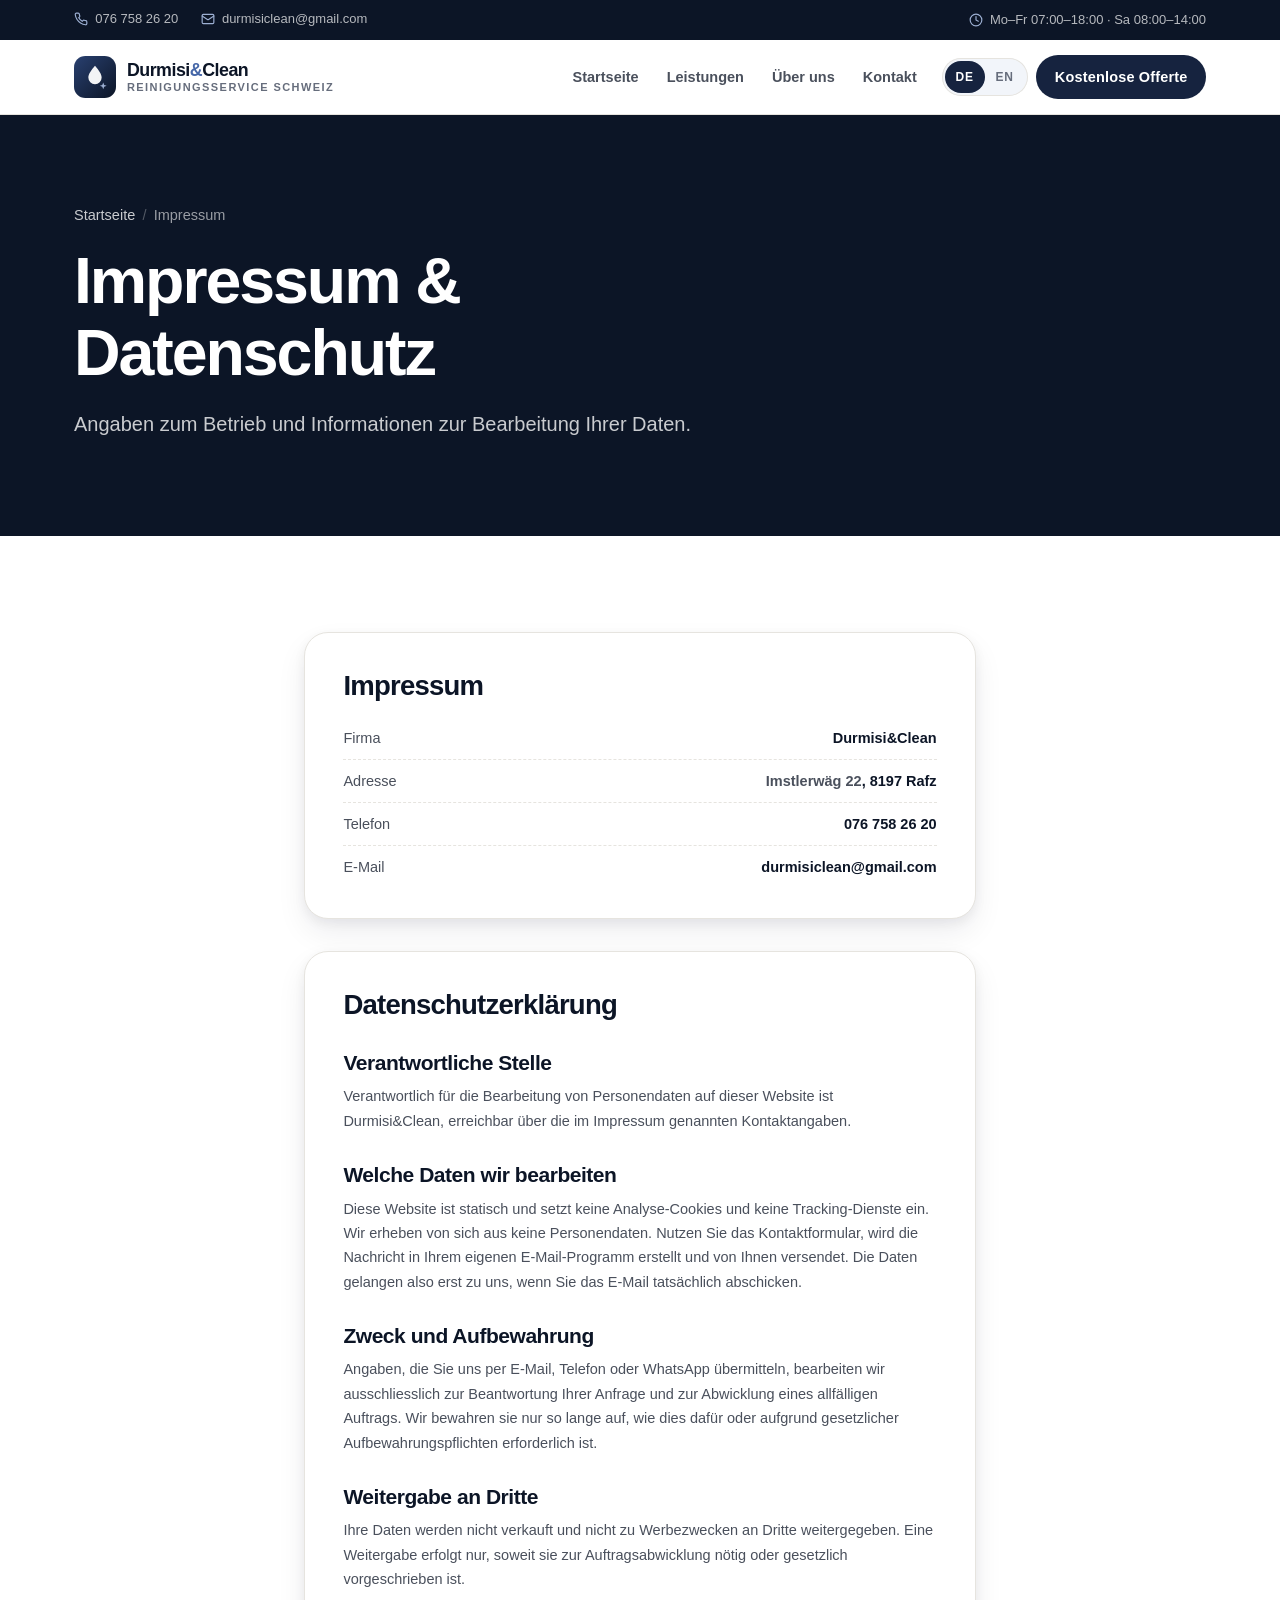
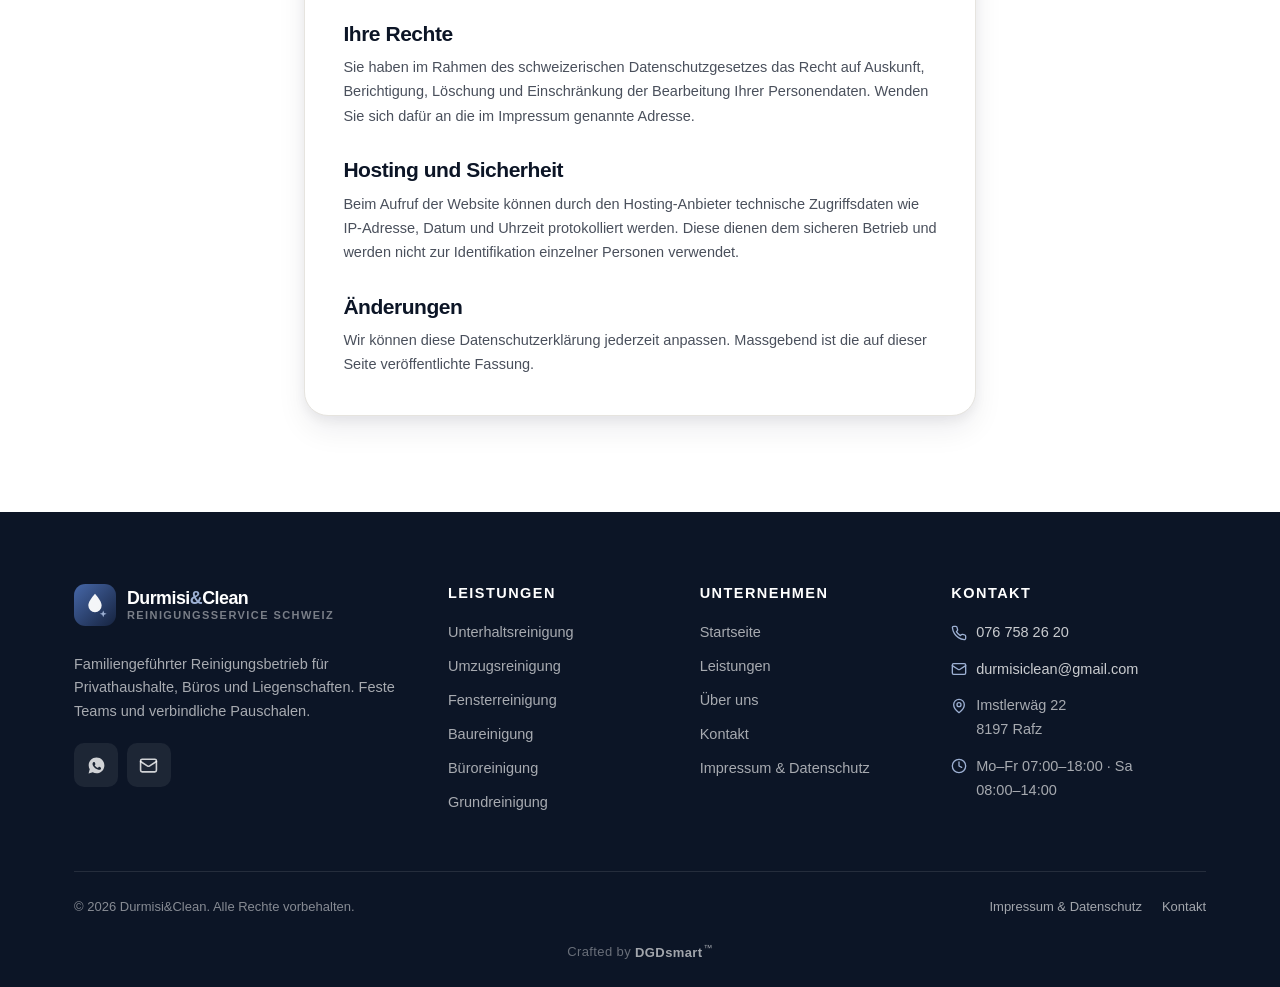
<file: impressum.html>
<!DOCTYPE html>
<html lang="de">
<head>
    <meta charset="utf-8">
    <meta name="viewport" content="width=device-width, initial-scale=1">
    <title data-i18n="meta.legal.title">Impressum &amp; Datenschutz | Durmisi&amp;Clean</title>
    <meta name="description" data-i18n-attr="content:meta.legal.desc"
          content="Impressum und Datenschutzerklärung von Durmisi&amp;Clean.">
    <meta name="robots" content="index, follow">
    <meta name="theme-color" content="#0c1526">
    <link rel="icon" href="assets/favicon.svg" type="image/svg+xml">
    <link rel="stylesheet" href="css/style.css">
    <script>
        /* Apply the stored language before first paint; the timeout reveals the page if i18n.js never loads. */
        try {
            var d = document.documentElement;
            if (localStorage.getItem('dc-lang') === 'en') {
                d.className += ' i18n-boot';
                setTimeout(function () {
                    d.classList.remove('i18n-boot');
                }, 1200);
            }
        } catch (e) {
        }
    </script>
</head>
<body>

<a class="skip-link" href="#main" data-i18n="nav.skip">Zum Inhalt springen</a>

<div class="topbar">
    <div class="container topbar__inner">
        <ul class="topbar__list">
            <li><a data-contact-href="phoneHref" href="tel:+41767582620">
                <svg viewBox="0 0 24 24" fill="none" stroke="currentColor" stroke-width="2" stroke-linecap="round"
                     stroke-linejoin="round" aria-hidden="true">
                    <path d="M22 16.92v3a2 2 0 0 1-2.18 2 19.79 19.79 0 0 1-8.63-3.07 19.5 19.5 0 0 1-6-6 19.79 19.79 0 0 1-3.07-8.67A2 2 0 0 1 4.11 2h3a2 2 0 0 1 2 1.72c.13.96.36 1.9.7 2.81a2 2 0 0 1-.45 2.11L8.09 9.91a16 16 0 0 0 6 6l1.27-1.27a2 2 0 0 1 2.11-.45c.9.34 1.85.57 2.81.7A2 2 0 0 1 22 16.92Z"/>
                </svg>
                <span data-contact="phone">076 758 26 20</span></a></li>
            <li><a data-contact-href="emailHref" href="mailto:durmisiclean@gmail.com">
                <svg viewBox="0 0 24 24" fill="none" stroke="currentColor" stroke-width="2" stroke-linecap="round"
                     stroke-linejoin="round" aria-hidden="true">
                    <rect x="2" y="4" width="20" height="16" rx="2"/>
                    <path d="m22 7-8.97 5.7a1.94 1.94 0 0 1-2.06 0L2 7"/>
                </svg>
                <span data-contact="email">durmisiclean@gmail.com</span></a></li>
        </ul>
        <p class="topbar__note">
            <svg viewBox="0 0 24 24" fill="none" stroke="currentColor" stroke-width="2" stroke-linecap="round"
                 stroke-linejoin="round" aria-hidden="true">
                <circle cx="12" cy="12" r="10"/>
                <path d="M12 6v6l4 2"/>
            </svg>
            <span data-i18n="topbar.hours">Mo–Fr 07:00–18:00 · Sa 08:00–14:00</span>
        </p>
    </div>
</div>

<header class="header">
    <div class="container header__inner">
        <a class="brand" href="index.html">
            <svg class="brand__mark" viewBox="0 0 48 48" fill="none" aria-hidden="true">
                <rect width="48" height="48" rx="13" fill="url(#mk-h)"/>
                <path d="M24 11c4.6 5.4 7.6 9.6 7.6 13.6A7.6 7.6 0 0 1 24 32.2a7.6 7.6 0 0 1-7.6-7.6C16.4 20.6 19.4 16.4 24 11Z"
                      fill="#fff" fill-opacity=".95"/>
                <path d="m33.4 30.2 1.1 2.8 2.8 1.1-2.8 1.1-1.1 2.8-1.1-2.8-2.8-1.1 2.8-1.1 1.1-2.8Z" fill="#9DB0D3"/>
                <defs>
                    <linearGradient id="mk-h" x1="0" y1="0" x2="48" y2="48" gradientUnits="userSpaceOnUse">
                        <stop stop-color="#294070"/>
                        <stop offset="1" stop-color="#0C1526"/>
                    </linearGradient>
                </defs>
            </svg>
            <span class="brand__text">
        <span class="brand__name">Durmisi<em>&amp;</em>Clean</span>
        <span class="brand__tag" data-i18n="brand.tag">Reinigungsservice Schweiz</span>
      </span>
        </a>

        <div class="nav-shell">
            <nav class="nav" id="primary-nav" data-i18n-attr="aria-label:nav.menu" aria-label="Menü">
                <a class="nav__link" href="index.html" data-i18n="nav.home">Startseite</a>
                <a class="nav__link" href="leistungen.html" data-i18n="nav.services">Leistungen</a>
                <a class="nav__link" href="ueber-uns.html" data-i18n="nav.about">Über uns</a>
                <a class="nav__link" href="kontakt.html" data-i18n="nav.contact">Kontakt</a>
                <a class="btn btn--accent nav__cta" href="kontakt.html" data-i18n="cta.quote">Kostenlose Offerte</a>
            </nav>
        </div>

        <div class="header__actions">
            <div class="lang" data-lang-toggle data-active="de" data-i18n-attr="aria-label:lang.switch" role="group"
                 aria-label="Sprache wechseln">
                <span class="lang__thumb" aria-hidden="true"></span>
                <button class="lang__btn" type="button" data-lang="de" aria-pressed="true"
                        data-i18n-attr="title:lang.de" title="Deutsch">DE
                </button>
                <button class="lang__btn" type="button" data-lang="en" aria-pressed="false"
                        data-i18n-attr="title:lang.en" title="English">EN
                </button>
            </div>
            <a class="btn btn--accent header__cta" href="kontakt.html" data-i18n="cta.quote">Kostenlose Offerte</a>
            <button class="nav-toggle" type="button" aria-expanded="false" aria-controls="primary-nav"
                    data-i18n-attr="aria-label:nav.menu" aria-label="Menü">
                <span class="nav-toggle__bars" aria-hidden="true"><span></span><span></span><span></span></span>
            </button>
        </div>
    </div>
</header>
<div class="nav-scrim"></div>

<main id="main">

    <section class="pagehero">
        <div class="container">
            <nav class="crumbs" aria-label="Breadcrumb">
                <a href="index.html" data-i18n="nav.home">Startseite</a>
                <span aria-hidden="true">/</span>
                <span data-i18n="lg.imp.title">Impressum</span>
            </nav>
            <h1 data-i18n="lg.title">Impressum &amp; Datenschutz</h1>
            <p class="lead on-dark" data-i18n="lg.sub">Angaben zum Betrieb und Informationen zur Bearbeitung Ihrer
                Daten.</p>
        </div>
    </section>

    <section class="section">
        <div class="container container--narrow">

            <div class="panel">
                <h2 class="panel__title" data-i18n="lg.imp.title">Impressum</h2>
                <ul class="hours mt-md">
                    <li><span data-i18n="lg.imp.company">Firma</span><span>Durmisi&amp;Clean</span></li>
<!--                    <li><span data-i18n="lg.imp.owner">Inhaber</span><span data-contact="owner">[INHABER]</span></li>-->
                    <li><span data-i18n="lg.imp.address">Adresse</span><span><span
                            data-contact="street">Imstlerwäg 22</span>, <span data-contact="city">8197 Rafz</span></span>
                    </li>
                    <li><span data-i18n="ct.direct.phone">Telefon</span><span data-contact="phone">076 758 26 20</span></li>
                    <li><span data-i18n="ct.direct.email">E-Mail</span><span data-contact="email">durmisiclean@gmail.com</span></li>
<!--                    <li><span data-i18n="lg.imp.uid">UID-Nummer</span><span data-contact="uid">[CHE-XXX.XXX.XXX]</span>-->
<!--                    <li><span data-i18n="lg.imp.register">Handelsregister</span><span data-contact="register">[HANDELSREGISTER]</span>-->
                </ul>
            </div>

            <div class="panel legal mt-gap">
                <h2 class="panel__title" data-i18n="lg.dp.title">Datenschutzerklärung</h2>

                <h3 data-i18n="lg.dp.1.title">Verantwortliche
                    Stelle</h3>
                <p data-i18n="lg.dp.1.text">
                    Verantwortlich für die Bearbeitung von Personendaten auf dieser Website ist Durmisi&amp;Clean,
                    erreichbar über die im Impressum genannten Kontaktangaben.</p>

                <h3 data-i18n="lg.dp.2.title">Welche Daten wir
                    bearbeiten</h3>
                <p data-i18n="lg.dp.2.text">Diese
                    Website ist statisch und setzt keine Analyse-Cookies und keine Tracking-Dienste ein. Wir erheben von
                    sich aus keine Personendaten. Nutzen Sie das Kontaktformular, wird die Nachricht in Ihrem eigenen
                    E-Mail-Programm erstellt und von Ihnen versendet. Die Daten gelangen also erst zu uns, wenn Sie das
                    E-Mail tatsächlich abschicken.</p>

                <h3 data-i18n="lg.dp.3.title">Zweck und
                    Aufbewahrung</h3>
                <p data-i18n="lg.dp.3.text">Angaben,
                    die Sie uns per E-Mail, Telefon oder WhatsApp übermitteln, bearbeiten wir ausschliesslich zur
                    Beantwortung Ihrer Anfrage und zur Abwicklung eines allfälligen Auftrags. Wir bewahren sie nur so
                    lange auf, wie dies dafür oder aufgrund gesetzlicher Aufbewahrungspflichten erforderlich ist.</p>

                <h3 data-i18n="lg.dp.4.title">Weitergabe an Dritte</h3>
                <p data-i18n="lg.dp.4.text">Ihre
                    Daten werden nicht verkauft und nicht zu Werbezwecken an Dritte weitergegeben. Eine Weitergabe
                    erfolgt nur, soweit sie zur Auftragsabwicklung nötig oder gesetzlich vorgeschrieben ist.</p>

                <h3 data-i18n="lg.dp.5.title">Ihre Rechte</h3>
                <p data-i18n="lg.dp.5.text">Sie haben
                    im Rahmen des schweizerischen Datenschutzgesetzes das Recht auf Auskunft, Berichtigung, Löschung und
                    Einschränkung der Bearbeitung Ihrer Personendaten. Wenden Sie sich dafür an die im Impressum
                    genannte Adresse.</p>

                <h3 data-i18n="lg.dp.6.title">Hosting und
                    Sicherheit</h3>
                <p data-i18n="lg.dp.6.text">Beim
                    Aufruf der Website können durch den Hosting-Anbieter technische Zugriffsdaten wie IP-Adresse, Datum
                    und Uhrzeit protokolliert werden. Diese dienen dem sicheren Betrieb und werden nicht zur
                    Identifikation einzelner Personen verwendet.</p>

                <h3 data-i18n="lg.dp.7.title">Änderungen</h3>
                <p data-i18n="lg.dp.7.text">Wir
                    können diese Datenschutzerklärung jederzeit anpassen. Massgebend ist die auf dieser Seite
                    veröffentlichte Fassung.</p>
            </div>

        </div>
    </section>

</main>

<footer class="footer">
    <div class="container">
        <div class="footer__grid">
            <div class="footer__brand">
                <a class="brand" href="index.html">
                    <svg class="brand__mark" viewBox="0 0 48 48" fill="none" aria-hidden="true">
                        <rect width="48" height="48" rx="13" fill="url(#mk-f)"/>
                        <path d="M24 11c4.6 5.4 7.6 9.6 7.6 13.6A7.6 7.6 0 0 1 24 32.2a7.6 7.6 0 0 1-7.6-7.6C16.4 20.6 19.4 16.4 24 11Z"
                              fill="#fff" fill-opacity=".95"/>
                        <path d="m33.4 30.2 1.1 2.8 2.8 1.1-2.8 1.1-1.1 2.8-1.1-2.8-2.8-1.1 2.8-1.1 1.1-2.8Z"
                              fill="#9DB0D3"/>
                        <defs>
                            <linearGradient id="mk-f" x1="0" y1="0" x2="48" y2="48" gradientUnits="userSpaceOnUse">
                                <stop stop-color="#4667A8"/>
                                <stop offset="1" stop-color="#16233F"/>
                            </linearGradient>
                        </defs>
                    </svg>
                    <span class="brand__text">
            <span class="brand__name">Durmisi<em>&amp;</em>Clean</span>
            <span class="brand__tag" data-i18n="brand.tag">Reinigungsservice Schweiz</span>
          </span>
                </a>
                <p data-i18n="ft.about">Familiengeführter Reinigungsbetrieb für Privathaushalte, Büros und
                    Liegenschaften. Feste Teams und verbindliche Pauschalen.</p>
                <div class="socials">
                    <a data-contact-href="instagram" href="#" aria-label="Instagram" rel="noopener" target="_blank">
                        <svg viewBox="0 0 24 24" fill="none" stroke="currentColor" stroke-width="2"
                             stroke-linecap="round" stroke-linejoin="round" aria-hidden="true">
                            <rect x="2" y="2" width="20" height="20" rx="5"/>
                            <circle cx="12" cy="12" r="4"/>
                            <circle cx="17.5" cy="6.5" r="1" fill="currentColor" stroke="none"/>
                        </svg>
                    </a>
                    <a data-contact-href="facebook" href="#" aria-label="Facebook" rel="noopener" target="_blank">
                        <svg viewBox="0 0 24 24" fill="currentColor" aria-hidden="true">
                            <path d="M22 12.06C22 6.5 17.52 2 12 2S2 6.5 2 12.06c0 5.02 3.66 9.18 8.44 9.94v-7.03H7.9v-2.91h2.54V9.85c0-2.52 1.5-3.91 3.77-3.91 1.09 0 2.24.2 2.24.2v2.46h-1.26c-1.24 0-1.63.78-1.63 1.57v1.89h2.78l-.45 2.91h-2.33V22c4.78-.76 8.44-4.92 8.44-9.94Z"/>
                        </svg>
                    </a>
                    <a data-contact-href="whatsappHref" href="#" aria-label="WhatsApp" rel="noopener" target="_blank">
                        <svg viewBox="0 0 24 24" fill="currentColor" aria-hidden="true">
                            <path d="M12.04 2C6.58 2 2.13 6.45 2.13 11.91c0 1.75.46 3.46 1.32 4.96L2 22l5.25-1.38a9.9 9.9 0 0 0 4.79 1.22h.01c5.46 0 9.91-4.45 9.91-9.91C21.96 6.45 17.5 2 12.04 2Zm5.8 14.16c-.24.68-1.42 1.31-1.95 1.36-.5.05-.96.23-3.23-.67-2.72-1.07-4.44-3.85-4.57-4.03-.13-.18-1.09-1.45-1.09-2.77 0-1.32.69-1.97.94-2.24.24-.27.53-.34.71-.34.18 0 .35 0 .51.01.16.01.38-.06.6.46.22.53.76 1.85.83 1.98.07.14.11.29.02.47-.09.18-.14.29-.27.45-.13.16-.28.35-.4.47-.13.13-.27.28-.12.54.15.27.67 1.1 1.43 1.78.98.87 1.8 1.14 2.07 1.27.27.13.42.11.58-.07.16-.18.67-.78.85-1.05.18-.27.35-.22.6-.13.24.09 1.56.73 1.83.87.27.13.45.2.51.31.07.11.07.63-.17 1.31Z"/>
                        </svg>
                    </a>
                    <a data-contact-href="emailHref" href="mailto:durmisiclean@gmail.com" aria-label="E-Mail">
                        <svg viewBox="0 0 24 24" fill="none" stroke="currentColor" stroke-width="2"
                             stroke-linecap="round" stroke-linejoin="round" aria-hidden="true">
                            <rect x="2" y="4" width="20" height="16" rx="2"/>
                            <path d="m22 7-8.97 5.7a1.94 1.94 0 0 1-2.06 0L2 7"/>
                        </svg>
                    </a>
                </div>
            </div>

            <div>
                <h4 data-i18n="ft.services">Leistungen</h4>
                <nav class="footer__links">
                    <a href="leistungen.html#unterhaltsreinigung" data-i18n="svc.unterhalt.name">Unterhaltsreinigung</a>
                    <a href="leistungen.html#umzugsreinigung" data-i18n="svc.umzug.name">Umzugsreinigung</a>
                    <a href="leistungen.html#fensterreinigung" data-i18n="svc.fenster.name">Fensterreinigung</a>
                    <a href="leistungen.html#baureinigung" data-i18n="svc.bau.name">Baureinigung</a>
                    <a href="leistungen.html#bueroreinigung" data-i18n="svc.buero.name">Büroreinigung</a>
                    <a href="leistungen.html#grundreinigung" data-i18n="svc.grund.name">Grundreinigung</a>
                </nav>
            </div>

            <div>
                <h4 data-i18n="ft.company">Unternehmen</h4>
                <nav class="footer__links">
                    <a href="index.html" data-i18n="nav.home">Startseite</a>
                    <a href="leistungen.html" data-i18n="nav.services">Leistungen</a>
                    <a href="ueber-uns.html" data-i18n="nav.about">Über uns</a>
                    <a href="kontakt.html" data-i18n="nav.contact">Kontakt</a>
                    <a href="impressum.html" data-i18n="ft.legal">Impressum &amp; Datenschutz</a>
                </nav>
            </div>

            <div>
                <h4 data-i18n="ft.contact">Kontakt</h4>
                <div class="footer__contact">
                    <a data-contact-href="phoneHref" href="tel:+41767582620">
                        <svg viewBox="0 0 24 24" fill="none" stroke="currentColor" stroke-width="2"
                             stroke-linecap="round" stroke-linejoin="round" aria-hidden="true">
                            <path d="M22 16.92v3a2 2 0 0 1-2.18 2 19.79 19.79 0 0 1-8.63-3.07 19.5 19.5 0 0 1-6-6 19.79 19.79 0 0 1-3.07-8.67A2 2 0 0 1 4.11 2h3a2 2 0 0 1 2 1.72c.13.96.36 1.9.7 2.81a2 2 0 0 1-.45 2.11L8.09 9.91a16 16 0 0 0 6 6l1.27-1.27a2 2 0 0 1 2.11-.45c.9.34 1.85.57 2.81.7A2 2 0 0 1 22 16.92Z"/>
                        </svg>
                        <span data-contact="phone">076 758 26 20</span>
                    </a>
                    <a data-contact-href="emailHref" href="mailto:durmisiclean@gmail.com">
                        <svg viewBox="0 0 24 24" fill="none" stroke="currentColor" stroke-width="2"
                             stroke-linecap="round" stroke-linejoin="round" aria-hidden="true">
                            <rect x="2" y="4" width="20" height="16" rx="2"/>
                            <path d="m22 7-8.97 5.7a1.94 1.94 0 0 1-2.06 0L2 7"/>
                        </svg>
                        <span data-contact="email">durmisiclean@gmail.com</span>
                    </a>
                    <p>
                        <svg viewBox="0 0 24 24" fill="none" stroke="currentColor" stroke-width="2"
                             stroke-linecap="round" stroke-linejoin="round" aria-hidden="true">
                            <path d="M20 10c0 6-8 12-8 12s-8-6-8-12a8 8 0 0 1 16 0Z"/>
                            <circle cx="12" cy="10" r="3"/>
                        </svg>
                        <span><span data-contact="street">Imstlerwäg 22</span><br><span
                                data-contact="city">8197 Rafz</span></span>
                    </p>
                    <p>
                        <svg viewBox="0 0 24 24" fill="none" stroke="currentColor" stroke-width="2"
                             stroke-linecap="round" stroke-linejoin="round" aria-hidden="true">
                            <circle cx="12" cy="12" r="10"/>
                            <path d="M12 6v6l4 2"/>
                        </svg>
                        <span data-i18n="ft.hours">Mo–Fr 07:00–18:00 · Sa 08:00–14:00</span>
                    </p>
                </div>
            </div>
        </div>

        <div class="footer__bottom">
            <p>© <span data-year>2026</span> Durmisi&amp;Clean. <span
                    data-i18n="ft.rights">Alle Rechte vorbehalten.</span></p>
            <nav>
                <a href="impressum.html" data-i18n="ft.legal">Impressum &amp; Datenschutz</a>
                <a href="kontakt.html" data-i18n="nav.contact">Kontakt</a>
            </nav>
        </div>
        <div class="footer__credit">
          <p>Crafted by <a href="https://dgdsmart.com" target="_blank" rel="noopener"><strong>DGDsmart</strong><sup>&trade;</sup></a></p>
        </div>
    </div>
</footer>

<div class="callbar">
    <a class="btn btn--ghost" data-contact-href="phoneHref" href="tel:+41767582620">
        <svg viewBox="0 0 24 24" fill="none" stroke="currentColor" stroke-width="2.2" stroke-linecap="round"
             stroke-linejoin="round" aria-hidden="true">
            <path d="M22 16.92v3a2 2 0 0 1-2.18 2 19.79 19.79 0 0 1-8.63-3.07 19.5 19.5 0 0 1-6-6 19.79 19.79 0 0 1-3.07-8.67A2 2 0 0 1 4.11 2h3a2 2 0 0 1 2 1.72c.13.96.36 1.9.7 2.81a2 2 0 0 1-.45 2.11L8.09 9.91a16 16 0 0 0 6 6l1.27-1.27a2 2 0 0 1 2.11-.45c.9.34 1.85.57 2.81.7A2 2 0 0 1 22 16.92Z"/>
        </svg>
        <span data-i18n="cta.call">Anrufen</span>
    </a>
    <a class="btn btn--accent" href="kontakt.html" data-i18n="cta.quote">Kostenlose Offerte</a>
</div>

<script src="js/i18n.js"></script>
<script src="js/main.js"></script>
</body>
</html>
</file>
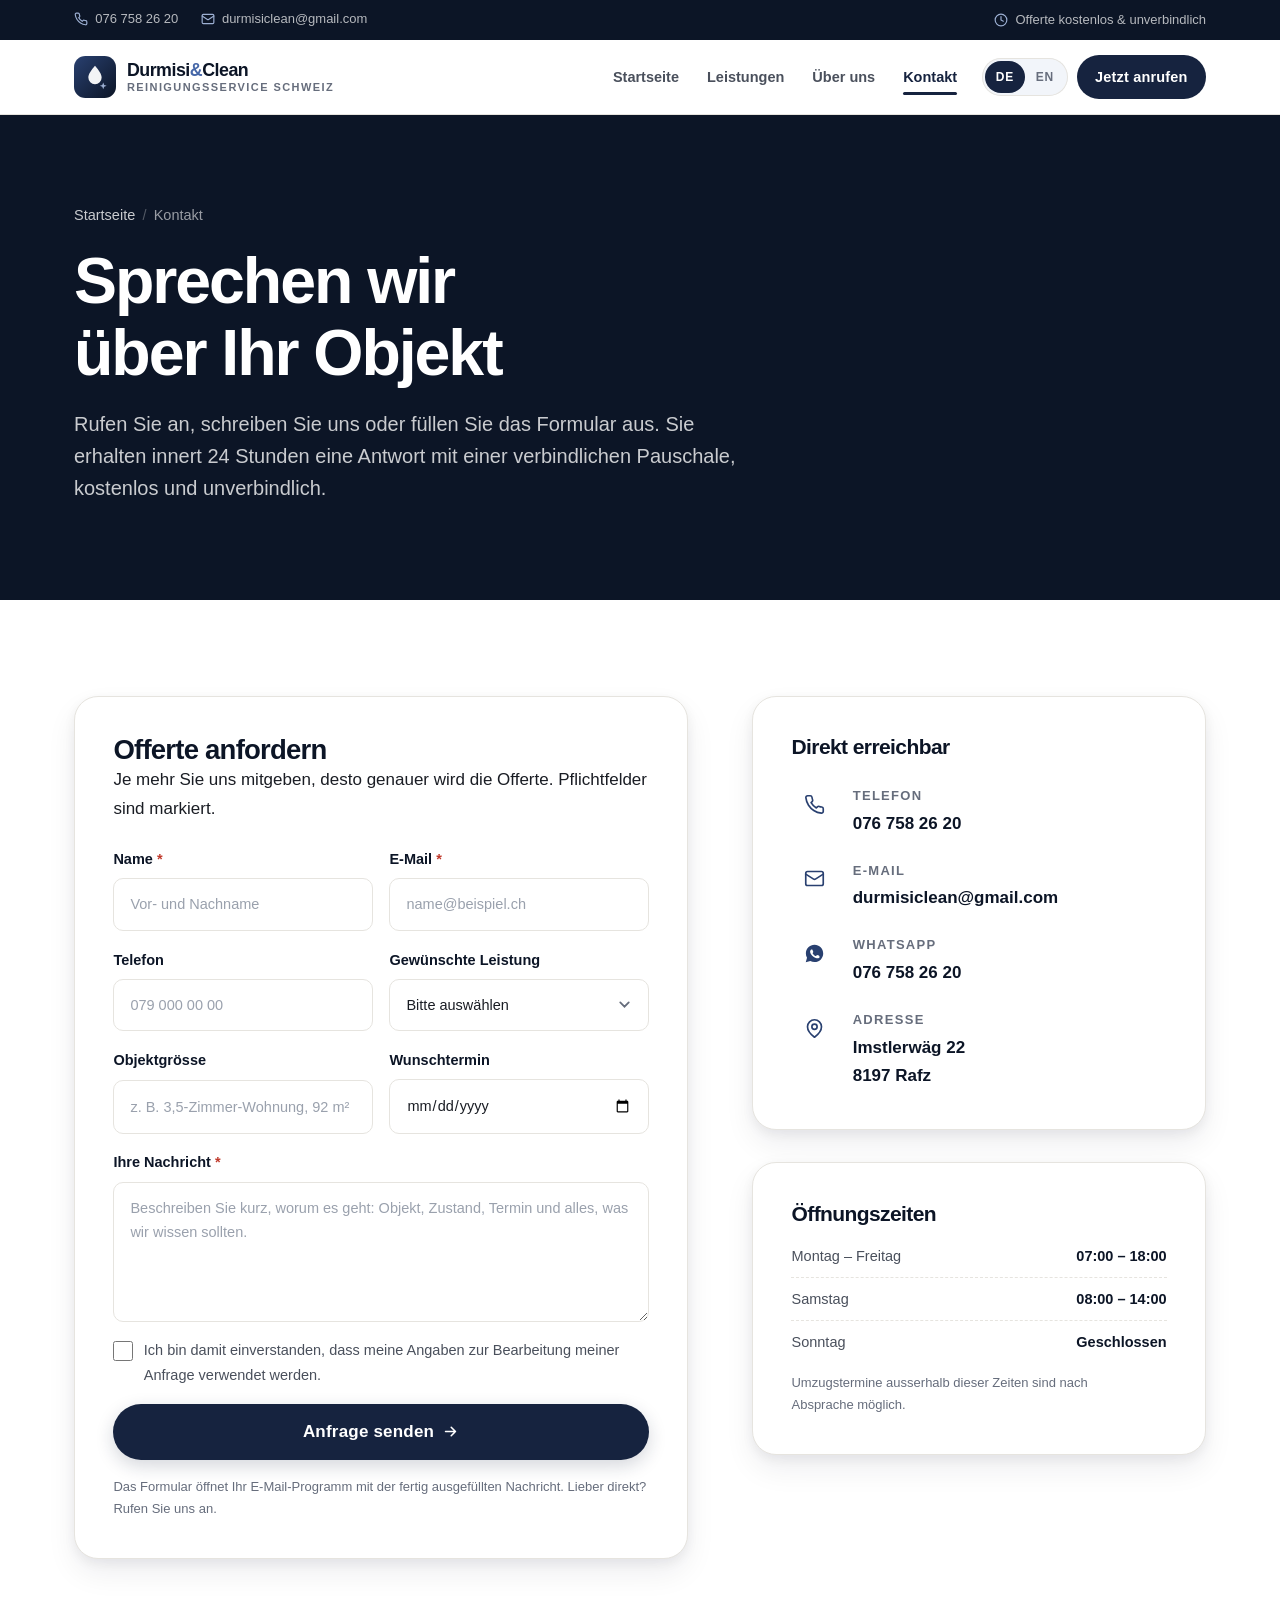
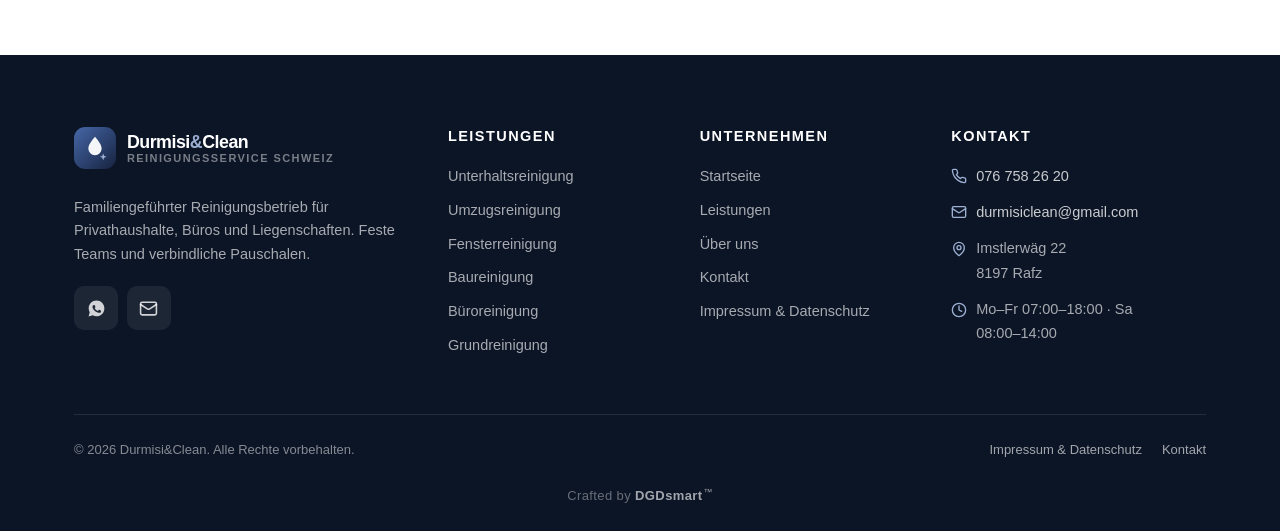
<file: kontakt.html>
<!DOCTYPE html>
<html lang="de">
<head>
<meta charset="utf-8">
<meta name="viewport" content="width=device-width, initial-scale=1">
<title data-i18n="meta.contact.title">Kontakt | Durmisi&amp;Clean</title>
<meta name="description" data-i18n-attr="content:meta.contact.desc" content="Kontaktieren Sie Durmisi&amp;Clean für eine kostenlose und unverbindliche Offerte. Antwort innert 24 Stunden.">
<meta name="robots" content="index, follow">
<meta name="theme-color" content="#0c1526">
<meta property="og:title" content="Kontakt | Durmisi&amp;Clean">
<meta property="og:description" content="Kostenlose und unverbindliche Offerte. Antwort innert 24 Stunden.">
<meta property="og:type" content="website">
<meta property="og:locale" content="de_CH">
<meta property="og:locale:alternate" content="en_GB">
<link rel="canonical" href="https://durmisi-clean.ch/kontakt">
<meta property="og:url" content="https://durmisi-clean.ch/kontakt">
<meta property="og:site_name" content="Durmisi&amp;Clean">
<meta property="og:image" content="https://durmisi-clean.ch/assets/img/hero.jpg">
<meta property="og:image:width" content="1920">
<meta property="og:image:height" content="1280">
<link rel="icon" href="assets/favicon.svg" type="image/svg+xml">
<link rel="stylesheet" href="css/style.css">
<script>
  /* Apply the stored language before first paint; the timeout reveals the page if i18n.js never loads. */
  try {
    var d = document.documentElement;
    if (localStorage.getItem('dc-lang') === 'en') {
      d.className += ' i18n-boot';
      setTimeout(function () { d.classList.remove('i18n-boot'); }, 1200);
    }
  } catch (e) {}
</script>
</head>
<body>

<a class="skip-link" href="#main" data-i18n="nav.skip">Zum Inhalt springen</a>

<div class="topbar">
  <div class="container topbar__inner">
    <ul class="topbar__list">
      <li><a data-contact-href="phoneHref" href="tel:+41767582620">
        <svg viewBox="0 0 24 24" fill="none" stroke="currentColor" stroke-width="2" stroke-linecap="round" stroke-linejoin="round" aria-hidden="true"><path d="M22 16.92v3a2 2 0 0 1-2.18 2 19.79 19.79 0 0 1-8.63-3.07 19.5 19.5 0 0 1-6-6 19.79 19.79 0 0 1-3.07-8.67A2 2 0 0 1 4.11 2h3a2 2 0 0 1 2 1.72c.13.96.36 1.9.7 2.81a2 2 0 0 1-.45 2.11L8.09 9.91a16 16 0 0 0 6 6l1.27-1.27a2 2 0 0 1 2.11-.45c.9.34 1.85.57 2.81.7A2 2 0 0 1 22 16.92Z"/></svg>
        <span data-contact="phone">076 758 26 20</span></a></li>
      <li><a data-contact-href="emailHref" href="mailto:durmisiclean@gmail.com">
        <svg viewBox="0 0 24 24" fill="none" stroke="currentColor" stroke-width="2" stroke-linecap="round" stroke-linejoin="round" aria-hidden="true"><rect x="2" y="4" width="20" height="16" rx="2"/><path d="m22 7-8.97 5.7a1.94 1.94 0 0 1-2.06 0L2 7"/></svg>
        <span data-contact="email">durmisiclean@gmail.com</span></a></li>
    </ul>
    <p class="topbar__note">
      <svg viewBox="0 0 24 24" fill="none" stroke="currentColor" stroke-width="2" stroke-linecap="round" stroke-linejoin="round" aria-hidden="true"><circle cx="12" cy="12" r="10"/><path d="M12 6v6l4 2"/></svg>
      <span data-i18n="topbar.free">Offerte kostenlos &amp; unverbindlich</span>
    </p>
  </div>
</div>

<header class="header">
  <div class="container header__inner">
    <a class="brand" href="index.html">
      <svg class="brand__mark" viewBox="0 0 48 48" fill="none" aria-hidden="true">
        <rect width="48" height="48" rx="13" fill="url(#mk-h)"/>
        <path d="M24 11c4.6 5.4 7.6 9.6 7.6 13.6A7.6 7.6 0 0 1 24 32.2a7.6 7.6 0 0 1-7.6-7.6C16.4 20.6 19.4 16.4 24 11Z" fill="#fff" fill-opacity=".95"/>
        <path d="m33.4 30.2 1.1 2.8 2.8 1.1-2.8 1.1-1.1 2.8-1.1-2.8-2.8-1.1 2.8-1.1 1.1-2.8Z" fill="#9DB0D3"/>
        <defs><linearGradient id="mk-h" x1="0" y1="0" x2="48" y2="48" gradientUnits="userSpaceOnUse"><stop stop-color="#294070"/><stop offset="1" stop-color="#0C1526"/></linearGradient></defs>
      </svg>
      <span class="brand__text">
        <span class="brand__name">Durmisi<em>&amp;</em>Clean</span>
        <span class="brand__tag" data-i18n="brand.tag">Reinigungsservice Schweiz</span>
      </span>
    </a>

    <div class="nav-shell">
    <nav class="nav" id="primary-nav" data-i18n-attr="aria-label:nav.menu" aria-label="Menü">
      <a class="nav__link" href="index.html" data-i18n="nav.home">Startseite</a>
      <a class="nav__link" href="leistungen.html" data-i18n="nav.services">Leistungen</a>
      <a class="nav__link" href="ueber-uns.html" data-i18n="nav.about">Über uns</a>
      <a class="nav__link" href="kontakt.html" aria-current="page" data-i18n="nav.contact">Kontakt</a>
      <a class="btn btn--accent nav__cta" href="#quote-form" data-i18n="cta.quote">Kostenlose Offerte</a>
    </nav>
    </div>

    <div class="header__actions">
      <div class="lang" data-lang-toggle data-active="de" data-i18n-attr="aria-label:lang.switch" role="group" aria-label="Sprache wechseln">
        <span class="lang__thumb" aria-hidden="true"></span>
        <button class="lang__btn" type="button" data-lang="de" aria-pressed="true"  data-i18n-attr="title:lang.de" title="Deutsch">DE</button>
        <button class="lang__btn" type="button" data-lang="en" aria-pressed="false" data-i18n-attr="title:lang.en" title="English">EN</button>
      </div>
      <a class="btn btn--accent header__cta" data-contact-href="phoneHref" href="tel:+41767582620" data-i18n="cta.callNow">Jetzt anrufen</a>
      <button class="nav-toggle" type="button" aria-expanded="false" aria-controls="primary-nav"
              data-i18n-attr="aria-label:nav.menu" aria-label="Menü">
        <span class="nav-toggle__bars" aria-hidden="true"><span></span><span></span><span></span></span>
      </button>
    </div>
  </div>
</header>
<div class="nav-scrim"></div>

<main id="main">

  <section class="pagehero">
    <div class="container">
      <nav class="crumbs" aria-label="Breadcrumb">
        <a href="index.html" data-i18n="nav.home">Startseite</a>
        <span aria-hidden="true">/</span>
        <span data-i18n="nav.contact">Kontakt</span>
      </nav>
      <h1 data-i18n="ct.title">Sprechen wir über Ihr Objekt</h1>
      <p class="lead on-dark" data-i18n="ct.sub">Rufen Sie an, schreiben Sie uns oder füllen Sie das Formular aus. Sie erhalten innert 24 Stunden eine Antwort mit einer verbindlichen Pauschale, kostenlos und unverbindlich.</p>
    </div>
  </section>

  <section class="section">
    <div class="container">
      <div class="split split--wide-left split--top">

        <div class="panel">
          <h2 class="panel__title" data-i18n="ct.form.title">Offerte anfordern</h2>
          <p data-i18n="ct.form.sub">Je mehr Sie uns mitgeben, desto genauer wird die Offerte. Pflichtfelder sind markiert.</p>

          <div class="form-status" id="form-status">
            <svg viewBox="0 0 24 24" fill="none" stroke="currentColor" stroke-width="2.2" stroke-linecap="round" stroke-linejoin="round" aria-hidden="true"><circle cx="12" cy="12" r="10"/><path d="M12 16v-4M12 8h.01"/></svg>
            <span></span>
          </div>

          <form class="form mt-md" id="quote-form" novalidate>
            <div class="form__row">
              <div class="field">
                <label for="f-name"><span data-i18n="ct.f.name">Name</span> <span class="req" aria-hidden="true">*</span></label>
                <input id="f-name" name="name" type="text" required autocomplete="name"
                       data-i18n-attr="placeholder:ct.f.namePh" placeholder="Vor- und Nachname">
                <span class="field__error"></span>
              </div>
              <div class="field">
                <label for="f-email"><span data-i18n="ct.f.email">E-Mail</span> <span class="req" aria-hidden="true">*</span></label>
                <input id="f-email" name="email" type="email" required autocomplete="email"
                       data-i18n-attr="placeholder:ct.f.emailPh" placeholder="name@beispiel.ch">
                <span class="field__error"></span>
              </div>
            </div>

            <div class="form__row">
              <div class="field">
                <label for="f-phone" data-i18n="ct.f.phone">Telefon</label>
                <input id="f-phone" name="phone" type="tel" autocomplete="tel"
                       data-i18n-attr="placeholder:ct.f.phonePh" placeholder="079 000 00 00">
                <span class="field__error"></span>
              </div>
              <div class="field">
                <label for="f-service" data-i18n="ct.f.service">Gewünschte Leistung</label>
                <select id="f-service" name="service">
                  <option value="" data-i18n="ct.f.serviceDefault">Bitte auswählen</option>
                  <option value="unterhalt" data-i18n="svc.unterhalt.name">Unterhaltsreinigung</option>
                  <option value="umzug" data-i18n="svc.umzug.name">Umzugsreinigung</option>
                  <option value="fenster" data-i18n="svc.fenster.name">Fensterreinigung</option>
                  <option value="bau" data-i18n="svc.bau.name">Baureinigung</option>
                  <option value="buero" data-i18n="svc.buero.name">Büroreinigung</option>
                  <option value="grund" data-i18n="svc.grund.name">Grundreinigung</option>
                  <option value="andere" data-i18n="ct.f.serviceOther">Etwas anderes</option>
                </select>
                <span class="field__error"></span>
              </div>
            </div>

            <div class="form__row">
              <div class="field">
                <label for="f-size" data-i18n="ct.f.size">Objektgrösse</label>
                <input id="f-size" name="size" type="text"
                       data-i18n-attr="placeholder:ct.f.sizePh" placeholder="z. B. 3,5-Zimmer-Wohnung, 92 m²">
                <span class="field__error"></span>
              </div>
              <div class="field">
                <label for="f-date" data-i18n="ct.f.date">Wunschtermin</label>
                <input id="f-date" name="date" type="date">
                <span class="field__error"></span>
              </div>
            </div>

            <div class="field">
              <label for="f-message"><span data-i18n="ct.f.message">Ihre Nachricht</span> <span class="req" aria-hidden="true">*</span></label>
              <textarea id="f-message" name="message" required
                        data-i18n-attr="placeholder:ct.f.messagePh"
                        placeholder="Beschreiben Sie kurz, worum es geht: Objekt, Zustand, Termin und alles, was wir wissen sollten."></textarea>
              <span class="field__error"></span>
            </div>

            <div class="checkbox-wrap">
              <label class="checkbox" for="f-privacy">
                <input id="f-privacy" name="privacy" type="checkbox" required>
                <span data-i18n="ct.f.privacy">Ich bin damit einverstanden, dass meine Angaben zur Bearbeitung meiner Anfrage verwendet werden.</span>
              </label>
              <span class="field__error mt-xs"></span>
            </div>

            <button class="btn btn--lg btn--block" type="submit">
              <span data-i18n="ct.f.submit">Anfrage senden</span>
              <svg viewBox="0 0 24 24" fill="none" stroke="currentColor" stroke-width="2.2" stroke-linecap="round" stroke-linejoin="round" aria-hidden="true"><path d="M5 12h14m-6-6 6 6-6 6"/></svg>
            </button>

            <p class="form__note" data-i18n="ct.f.note">Das Formular öffnet Ihr E-Mail-Programm mit der fertig ausgefüllten Nachricht. Lieber direkt? Rufen Sie uns an.</p>
          </form>
        </div>

        <div class="stack">

          <div class="panel">
            <h2 class="panel__title--md" data-i18n="ct.direct.title">Direkt erreichbar</h2>
            <div class="contact-list">
              <div class="contact-item">
                <span class="icon-badge">
                  <svg viewBox="0 0 24 24" fill="none" stroke="currentColor" stroke-width="1.9" stroke-linecap="round" stroke-linejoin="round" aria-hidden="true"><path d="M22 16.92v3a2 2 0 0 1-2.18 2 19.79 19.79 0 0 1-8.63-3.07 19.5 19.5 0 0 1-6-6 19.79 19.79 0 0 1-3.07-8.67A2 2 0 0 1 4.11 2h3a2 2 0 0 1 2 1.72c.13.96.36 1.9.7 2.81a2 2 0 0 1-.45 2.11L8.09 9.91a16 16 0 0 0 6 6l1.27-1.27a2 2 0 0 1 2.11-.45c.9.34 1.85.57 2.81.7A2 2 0 0 1 22 16.92Z"/></svg>
                </span>
                <span>
                  <span class="contact-item__label" data-i18n="ct.direct.phone">Telefon</span>
                  <a class="contact-item__value" data-contact-href="phoneHref" href="tel:+41767582620" data-contact="phone">076 758 26 20</a>
                </span>
              </div>

              <div class="contact-item">
                <span class="icon-badge">
                  <svg viewBox="0 0 24 24" fill="none" stroke="currentColor" stroke-width="1.9" stroke-linecap="round" stroke-linejoin="round" aria-hidden="true"><rect x="2" y="4" width="20" height="16" rx="2"/><path d="m22 7-8.97 5.7a1.94 1.94 0 0 1-2.06 0L2 7"/></svg>
                </span>
                <span>
                  <span class="contact-item__label" data-i18n="ct.direct.email">E-Mail</span>
                  <a class="contact-item__value" data-contact-href="emailHref" href="mailto:durmisiclean@gmail.com" data-contact="email">durmisiclean@gmail.com</a>
                </span>
              </div>

              <div class="contact-item">
                <span class="icon-badge">
                  <svg viewBox="0 0 24 24" fill="currentColor" aria-hidden="true"><path d="M12.04 2C6.58 2 2.13 6.45 2.13 11.91c0 1.75.46 3.46 1.32 4.96L2 22l5.25-1.38a9.9 9.9 0 0 0 4.79 1.22h.01c5.46 0 9.91-4.45 9.91-9.91C21.96 6.45 17.5 2 12.04 2Zm5.8 14.16c-.24.68-1.42 1.31-1.95 1.36-.5.05-.96.23-3.23-.67-2.72-1.07-4.44-3.85-4.57-4.03-.13-.18-1.09-1.45-1.09-2.77 0-1.32.69-1.97.94-2.24.24-.27.53-.34.71-.34.18 0 .35 0 .51.01.16.01.38-.06.6.46.22.53.76 1.85.83 1.98.07.14.11.29.02.47-.09.18-.14.29-.27.45-.13.16-.28.35-.4.47-.13.13-.27.28-.12.54.15.27.67 1.1 1.43 1.78.98.87 1.8 1.14 2.07 1.27.27.13.42.11.58-.07.16-.18.67-.78.85-1.05.18-.27.35-.22.6-.13.24.09 1.56.73 1.83.87.27.13.45.2.51.31.07.11.07.63-.17 1.31Z"/></svg>
                </span>
                <span>
                  <span class="contact-item__label" data-i18n="ct.direct.whatsapp">WhatsApp</span>
                  <a class="contact-item__value" data-contact-href="whatsappHref" href="#" rel="noopener" target="_blank" data-contact="whatsapp">076 758 26 20</a>
                </span>
              </div>

              <div class="contact-item">
                <span class="icon-badge">
                  <svg viewBox="0 0 24 24" fill="none" stroke="currentColor" stroke-width="1.9" stroke-linecap="round" stroke-linejoin="round" aria-hidden="true"><path d="M20 10c0 6-8 12-8 12s-8-6-8-12a8 8 0 0 1 16 0Z"/><circle cx="12" cy="10" r="3"/></svg>
                </span>
                <span>
                  <span class="contact-item__label" data-i18n="ct.direct.address">Adresse</span>
                  <span class="contact-item__value" data-contact="street">Imstlerwäg 22</span>
                  <span class="contact-item__value" data-contact="city">8197 Rafz</span>
                </span>
              </div>
            </div>
          </div>

          <div class="panel">
            <h2 class="panel__title--sm" data-i18n="ct.hours.title">Öffnungszeiten</h2>
            <ul class="hours">
              <li><span data-i18n="ct.hours.mofr">Montag – Freitag</span><span>07:00 – 18:00</span></li>
              <li><span data-i18n="ct.hours.sa">Samstag</span><span>08:00 – 14:00</span></li>
              <li><span data-i18n="ct.hours.so">Sonntag</span><span data-i18n="ct.hours.sotime">Geschlossen</span></li>
            </ul>
            <p class="mt-sm text-fine" data-i18n="ct.hours.note">Umzugstermine ausserhalb dieser Zeiten sind nach Absprache möglich.</p>
          </div>

        </div>
      </div>
    </div>
  </section>

</main>

<footer class="footer">
  <div class="container">
    <div class="footer__grid">
      <div class="footer__brand">
        <a class="brand" href="index.html">
          <svg class="brand__mark" viewBox="0 0 48 48" fill="none" aria-hidden="true">
            <rect width="48" height="48" rx="13" fill="url(#mk-f)"/>
            <path d="M24 11c4.6 5.4 7.6 9.6 7.6 13.6A7.6 7.6 0 0 1 24 32.2a7.6 7.6 0 0 1-7.6-7.6C16.4 20.6 19.4 16.4 24 11Z" fill="#fff" fill-opacity=".95"/>
            <path d="m33.4 30.2 1.1 2.8 2.8 1.1-2.8 1.1-1.1 2.8-1.1-2.8-2.8-1.1 2.8-1.1 1.1-2.8Z" fill="#9DB0D3"/>
            <defs><linearGradient id="mk-f" x1="0" y1="0" x2="48" y2="48" gradientUnits="userSpaceOnUse"><stop stop-color="#4667A8"/><stop offset="1" stop-color="#16233F"/></linearGradient></defs>
          </svg>
          <span class="brand__text">
            <span class="brand__name">Durmisi<em>&amp;</em>Clean</span>
            <span class="brand__tag" data-i18n="brand.tag">Reinigungsservice Schweiz</span>
          </span>
        </a>
        <p data-i18n="ft.about">Familiengeführter Reinigungsbetrieb für Privathaushalte, Büros und Liegenschaften. Feste Teams und verbindliche Pauschalen.</p>
        <div class="socials">
          <a data-contact-href="instagram" href="#" aria-label="Instagram" rel="noopener" target="_blank">
            <svg viewBox="0 0 24 24" fill="none" stroke="currentColor" stroke-width="2" stroke-linecap="round" stroke-linejoin="round" aria-hidden="true"><rect x="2" y="2" width="20" height="20" rx="5"/><circle cx="12" cy="12" r="4"/><circle cx="17.5" cy="6.5" r="1" fill="currentColor" stroke="none"/></svg>
          </a>
          <a data-contact-href="facebook" href="#" aria-label="Facebook" rel="noopener" target="_blank">
            <svg viewBox="0 0 24 24" fill="currentColor" aria-hidden="true"><path d="M22 12.06C22 6.5 17.52 2 12 2S2 6.5 2 12.06c0 5.02 3.66 9.18 8.44 9.94v-7.03H7.9v-2.91h2.54V9.85c0-2.52 1.5-3.91 3.77-3.91 1.09 0 2.24.2 2.24.2v2.46h-1.26c-1.24 0-1.63.78-1.63 1.57v1.89h2.78l-.45 2.91h-2.33V22c4.78-.76 8.44-4.92 8.44-9.94Z"/></svg>
          </a>
          <a data-contact-href="whatsappHref" href="#" aria-label="WhatsApp" rel="noopener" target="_blank">
            <svg viewBox="0 0 24 24" fill="currentColor" aria-hidden="true"><path d="M12.04 2C6.58 2 2.13 6.45 2.13 11.91c0 1.75.46 3.46 1.32 4.96L2 22l5.25-1.38a9.9 9.9 0 0 0 4.79 1.22h.01c5.46 0 9.91-4.45 9.91-9.91C21.96 6.45 17.5 2 12.04 2Zm5.8 14.16c-.24.68-1.42 1.31-1.95 1.36-.5.05-.96.23-3.23-.67-2.72-1.07-4.44-3.85-4.57-4.03-.13-.18-1.09-1.45-1.09-2.77 0-1.32.69-1.97.94-2.24.24-.27.53-.34.71-.34.18 0 .35 0 .51.01.16.01.38-.06.6.46.22.53.76 1.85.83 1.98.07.14.11.29.02.47-.09.18-.14.29-.27.45-.13.16-.28.35-.4.47-.13.13-.27.28-.12.54.15.27.67 1.1 1.43 1.78.98.87 1.8 1.14 2.07 1.27.27.13.42.11.58-.07.16-.18.67-.78.85-1.05.18-.27.35-.22.6-.13.24.09 1.56.73 1.83.87.27.13.45.2.51.31.07.11.07.63-.17 1.31Z"/></svg>
          </a>
          <a data-contact-href="emailHref" href="mailto:durmisiclean@gmail.com" aria-label="E-Mail">
            <svg viewBox="0 0 24 24" fill="none" stroke="currentColor" stroke-width="2" stroke-linecap="round" stroke-linejoin="round" aria-hidden="true"><rect x="2" y="4" width="20" height="16" rx="2"/><path d="m22 7-8.97 5.7a1.94 1.94 0 0 1-2.06 0L2 7"/></svg>
          </a>
        </div>
      </div>

      <div>
        <h4 data-i18n="ft.services">Leistungen</h4>
        <nav class="footer__links">
          <a href="leistungen.html#unterhaltsreinigung" data-i18n="svc.unterhalt.name">Unterhaltsreinigung</a>
          <a href="leistungen.html#umzugsreinigung" data-i18n="svc.umzug.name">Umzugsreinigung</a>
          <a href="leistungen.html#fensterreinigung" data-i18n="svc.fenster.name">Fensterreinigung</a>
          <a href="leistungen.html#baureinigung" data-i18n="svc.bau.name">Baureinigung</a>
          <a href="leistungen.html#bueroreinigung" data-i18n="svc.buero.name">Büroreinigung</a>
          <a href="leistungen.html#grundreinigung" data-i18n="svc.grund.name">Grundreinigung</a>
        </nav>
      </div>

      <div>
        <h4 data-i18n="ft.company">Unternehmen</h4>
        <nav class="footer__links">
          <a href="index.html" data-i18n="nav.home">Startseite</a>
          <a href="leistungen.html" data-i18n="nav.services">Leistungen</a>
          <a href="ueber-uns.html" data-i18n="nav.about">Über uns</a>
          <a href="kontakt.html" data-i18n="nav.contact">Kontakt</a>
          <a href="impressum.html" data-i18n="ft.legal">Impressum &amp; Datenschutz</a>
        </nav>
      </div>

      <div>
        <h4 data-i18n="ft.contact">Kontakt</h4>
        <div class="footer__contact">
          <a data-contact-href="phoneHref" href="tel:+41767582620">
            <svg viewBox="0 0 24 24" fill="none" stroke="currentColor" stroke-width="2" stroke-linecap="round" stroke-linejoin="round" aria-hidden="true"><path d="M22 16.92v3a2 2 0 0 1-2.18 2 19.79 19.79 0 0 1-8.63-3.07 19.5 19.5 0 0 1-6-6 19.79 19.79 0 0 1-3.07-8.67A2 2 0 0 1 4.11 2h3a2 2 0 0 1 2 1.72c.13.96.36 1.9.7 2.81a2 2 0 0 1-.45 2.11L8.09 9.91a16 16 0 0 0 6 6l1.27-1.27a2 2 0 0 1 2.11-.45c.9.34 1.85.57 2.81.7A2 2 0 0 1 22 16.92Z"/></svg>
            <span data-contact="phone">076 758 26 20</span>
          </a>
          <a data-contact-href="emailHref" href="mailto:durmisiclean@gmail.com">
            <svg viewBox="0 0 24 24" fill="none" stroke="currentColor" stroke-width="2" stroke-linecap="round" stroke-linejoin="round" aria-hidden="true"><rect x="2" y="4" width="20" height="16" rx="2"/><path d="m22 7-8.97 5.7a1.94 1.94 0 0 1-2.06 0L2 7"/></svg>
            <span data-contact="email">durmisiclean@gmail.com</span>
          </a>
          <p>
            <svg viewBox="0 0 24 24" fill="none" stroke="currentColor" stroke-width="2" stroke-linecap="round" stroke-linejoin="round" aria-hidden="true"><path d="M20 10c0 6-8 12-8 12s-8-6-8-12a8 8 0 0 1 16 0Z"/><circle cx="12" cy="10" r="3"/></svg>
            <span><span data-contact="street">Imstlerwäg 22</span><br><span data-contact="city">8197 Rafz</span></span>
          </p>
          <p>
            <svg viewBox="0 0 24 24" fill="none" stroke="currentColor" stroke-width="2" stroke-linecap="round" stroke-linejoin="round" aria-hidden="true"><circle cx="12" cy="12" r="10"/><path d="M12 6v6l4 2"/></svg>
            <span data-i18n="ft.hours">Mo–Fr 07:00–18:00 · Sa 08:00–14:00</span>
          </p>
        </div>
      </div>
    </div>

    <div class="footer__bottom">
      <p>© <span data-year>2026</span> Durmisi&amp;Clean. <span data-i18n="ft.rights">Alle Rechte vorbehalten.</span></p>
      <nav>
        <a href="impressum.html" data-i18n="ft.legal">Impressum &amp; Datenschutz</a>
        <a href="kontakt.html" data-i18n="nav.contact">Kontakt</a>
      </nav>
    </div>
    <div class="footer__credit">
      <p>Crafted by <a href="https://dgdsmart.com" target="_blank" rel="noopener"><strong>DGDsmart</strong><sup>&trade;</sup></a></p>
    </div>
  </div>
</footer>

<div class="callbar">
  <a class="btn btn--ghost" data-contact-href="phoneHref" href="tel:+41767582620">
    <svg viewBox="0 0 24 24" fill="none" stroke="currentColor" stroke-width="2.2" stroke-linecap="round" stroke-linejoin="round" aria-hidden="true"><path d="M22 16.92v3a2 2 0 0 1-2.18 2 19.79 19.79 0 0 1-8.63-3.07 19.5 19.5 0 0 1-6-6 19.79 19.79 0 0 1-3.07-8.67A2 2 0 0 1 4.11 2h3a2 2 0 0 1 2 1.72c.13.96.36 1.9.7 2.81a2 2 0 0 1-.45 2.11L8.09 9.91a16 16 0 0 0 6 6l1.27-1.27a2 2 0 0 1 2.11-.45c.9.34 1.85.57 2.81.7A2 2 0 0 1 22 16.92Z"/></svg>
    <span data-i18n="cta.call">Anrufen</span>
  </a>
  <a class="btn btn--accent" data-contact-href="whatsappHref" href="#" rel="noopener" target="_blank" data-i18n="cta.whatsapp">WhatsApp</a>
</div>

<script src="js/i18n.js"></script>
<script src="js/main.js"></script>
</body>
</html>
</file>
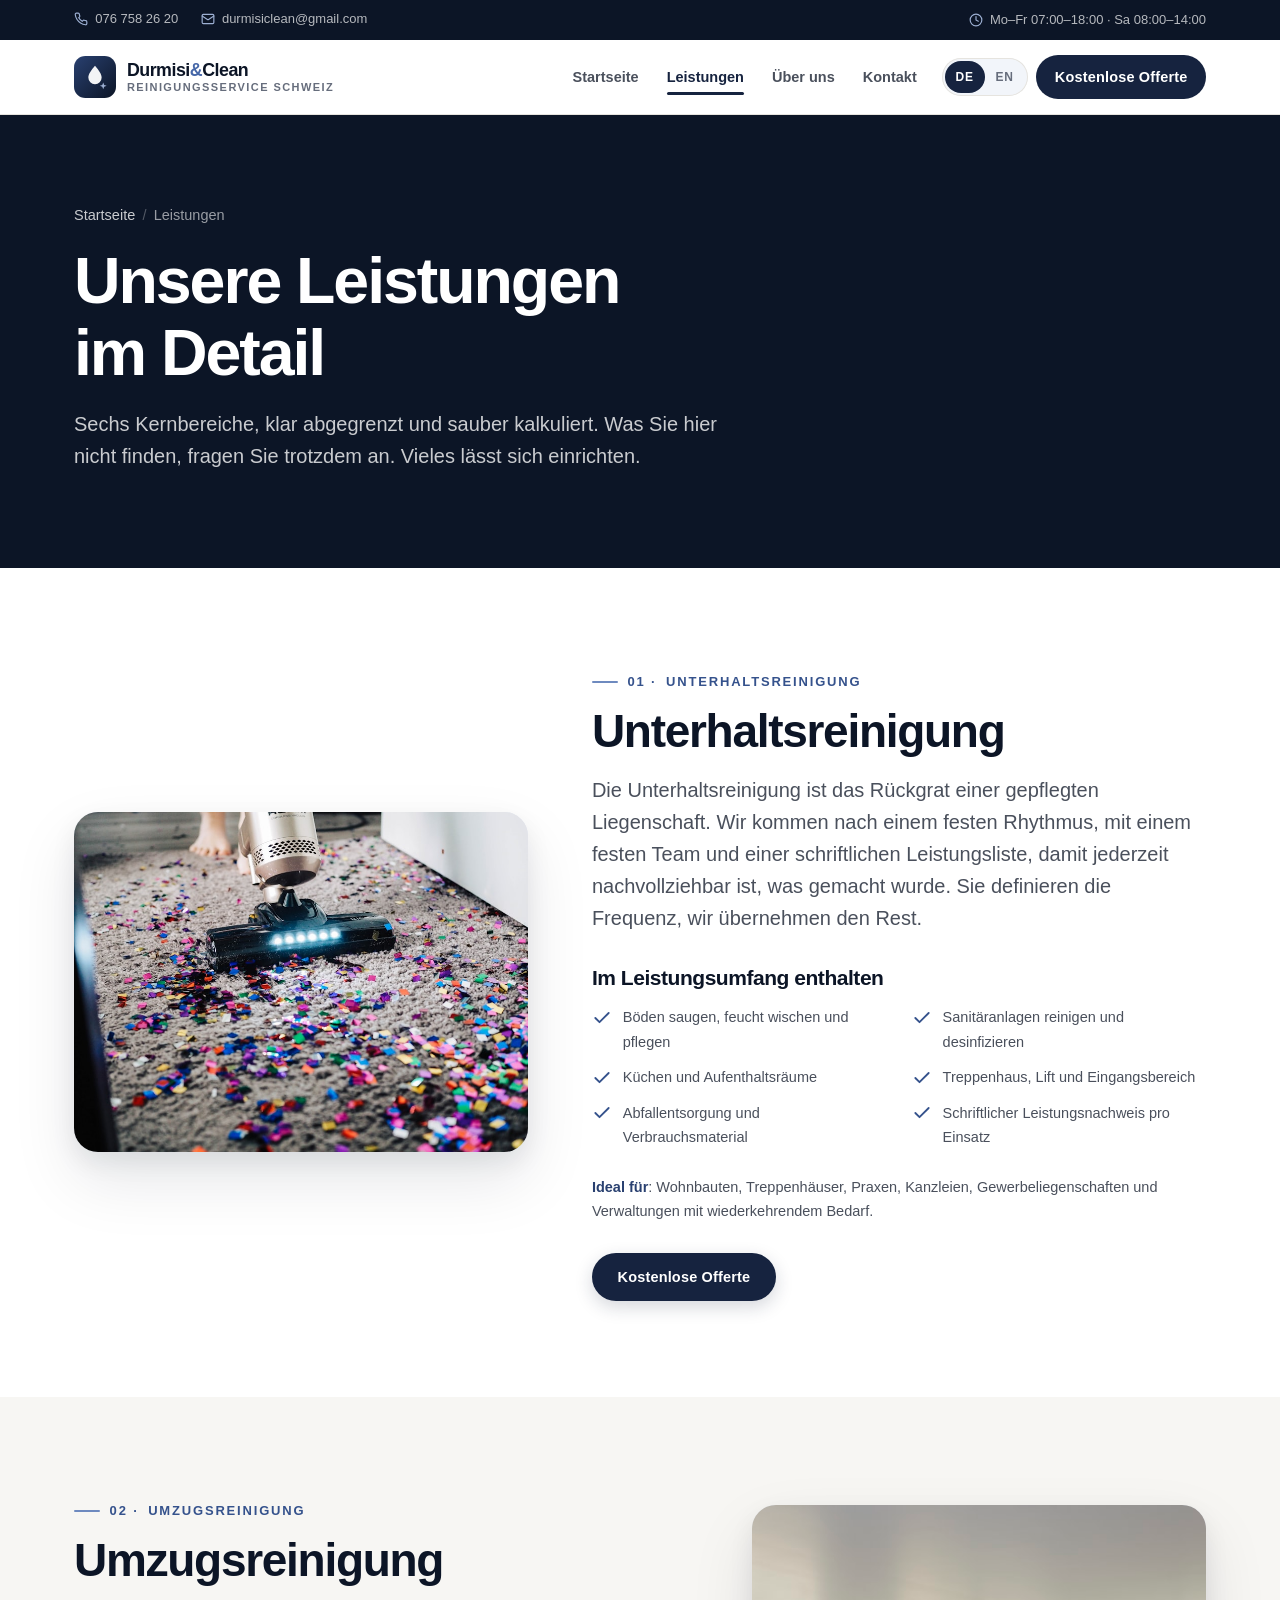
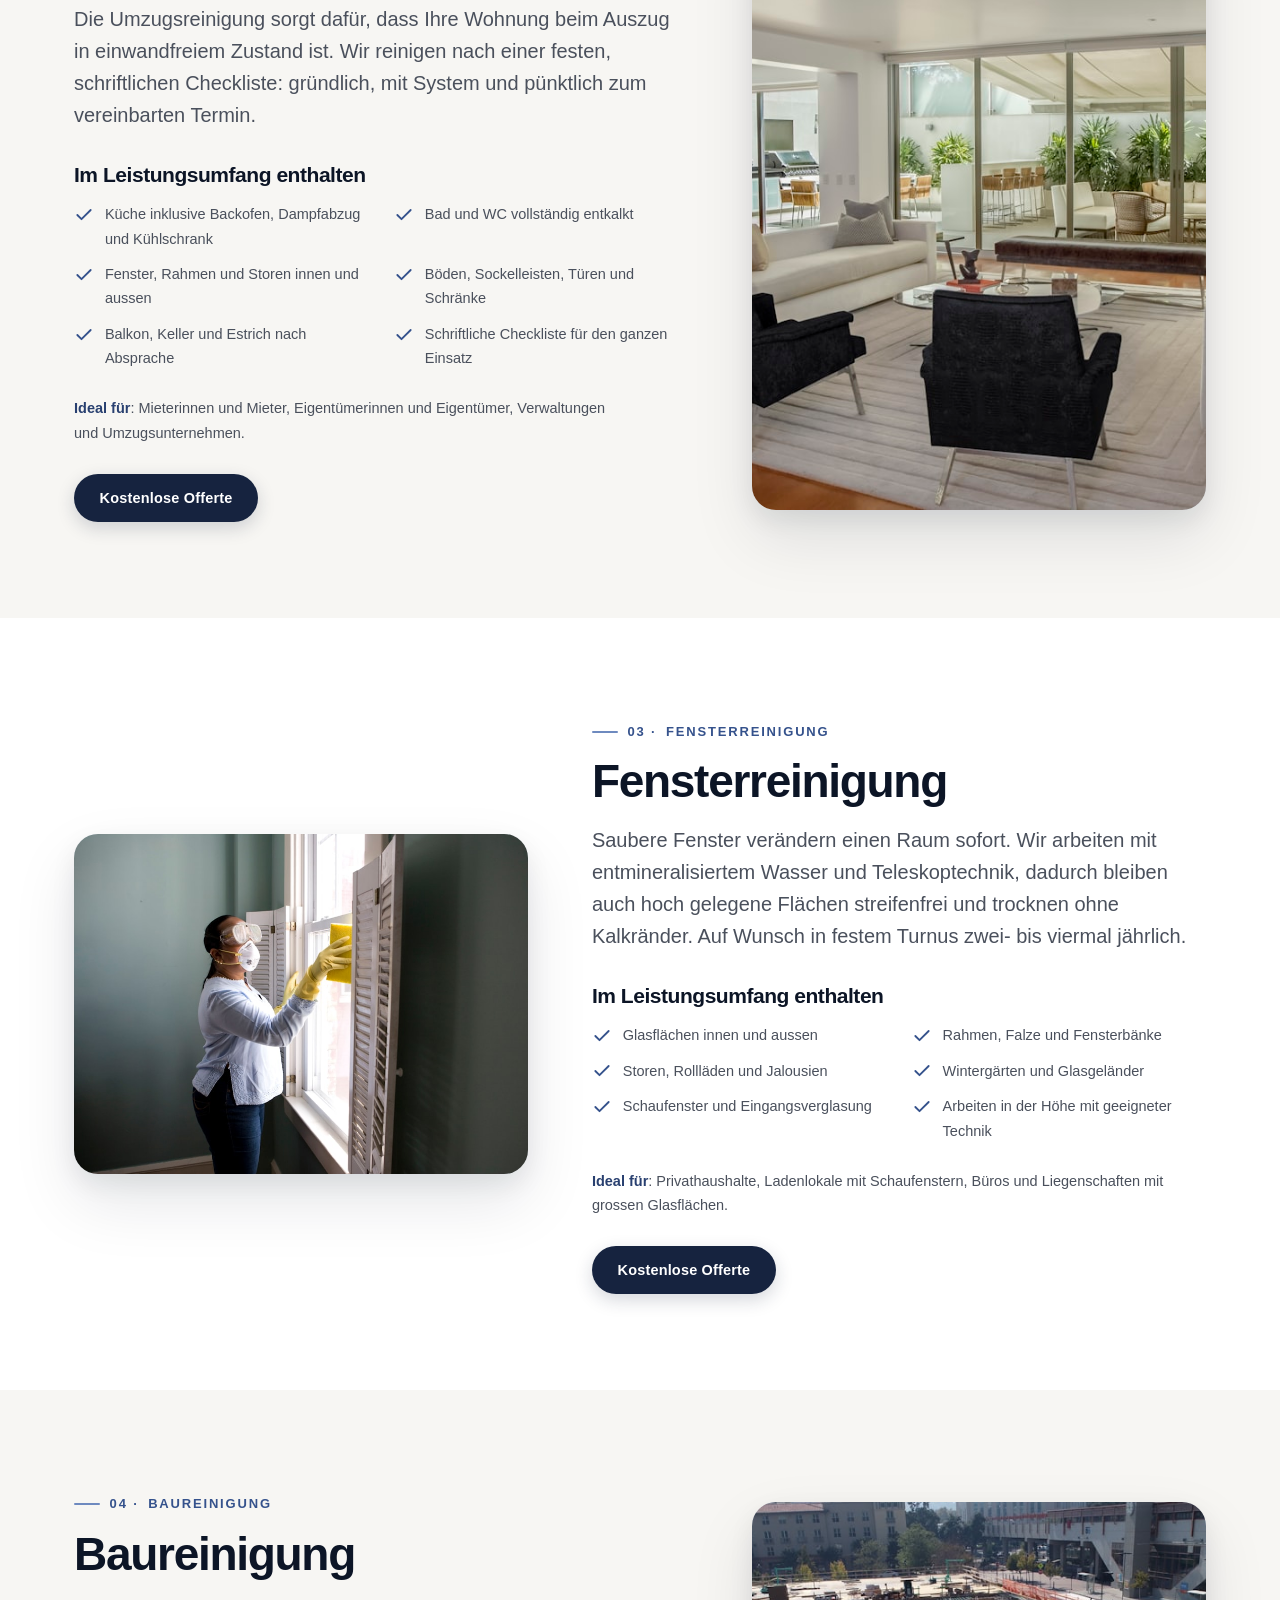
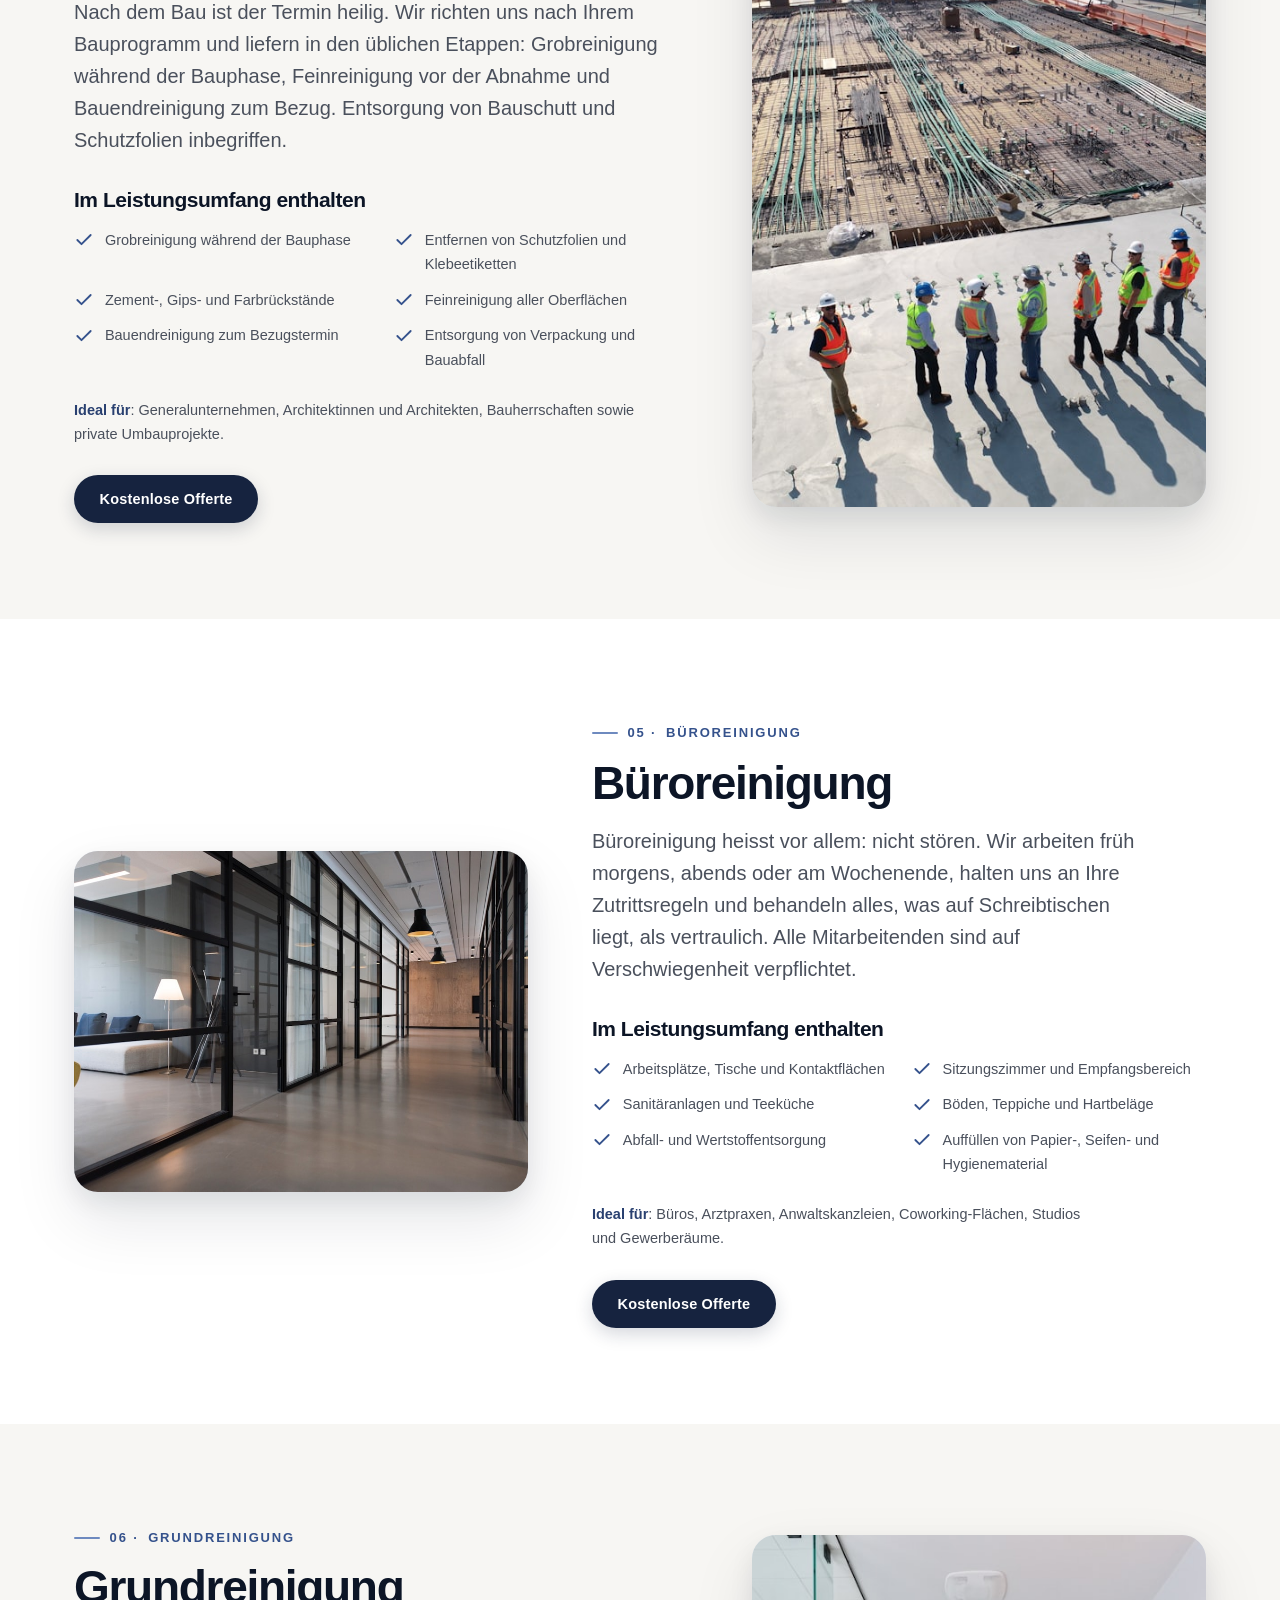
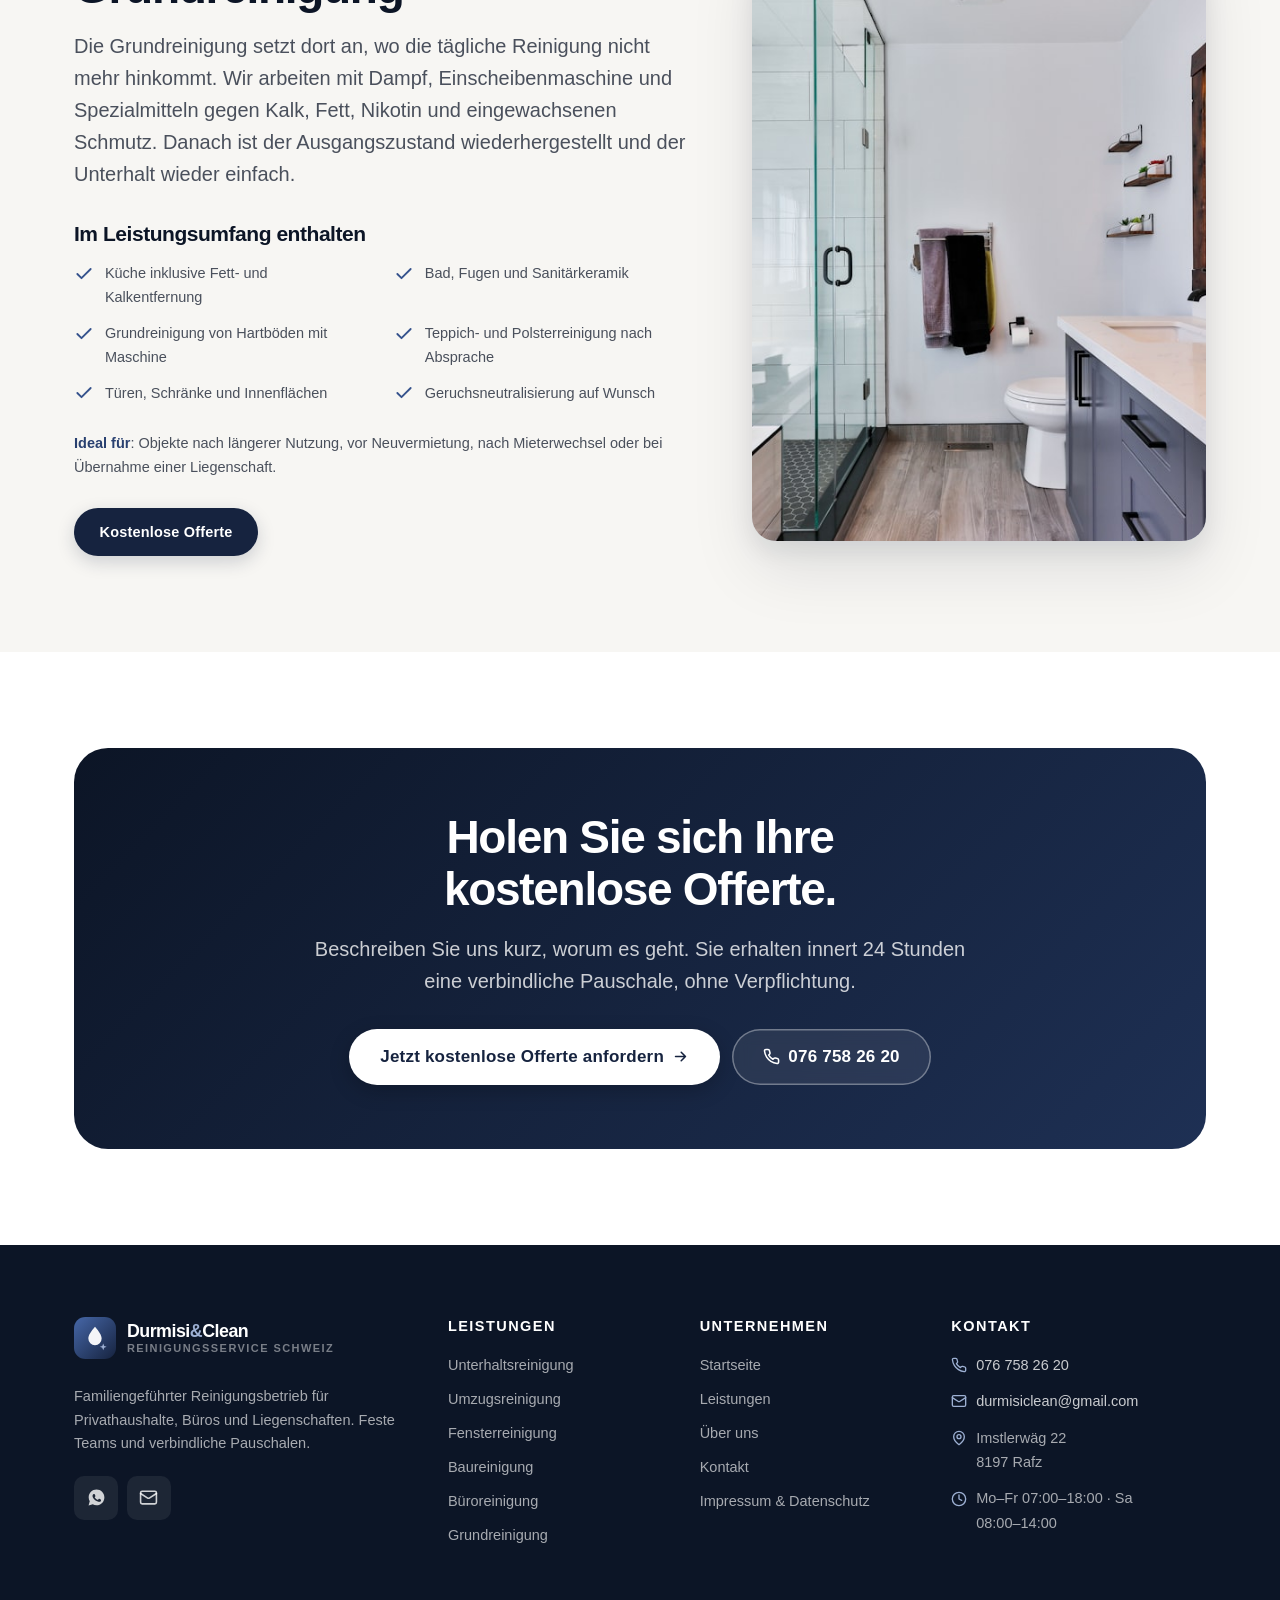
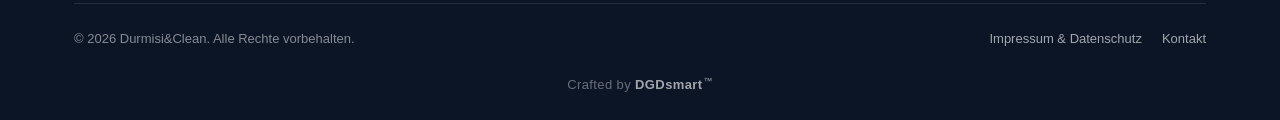
<file: leistungen.html>
<!DOCTYPE html>
<html lang="de">
<head>
<meta charset="utf-8">
<meta name="viewport" content="width=device-width, initial-scale=1">
<title data-i18n="meta.services.title">Leistungen | Durmisi&amp;Clean</title>
<meta name="description" data-i18n-attr="content:meta.services.desc" content="Unterhaltsreinigung, Umzugsreinigung, Fensterreinigung, Baureinigung, Büroreinigung und Grundreinigung in der Schweiz.">
<meta name="robots" content="index, follow">
<meta name="theme-color" content="#0c1526">
<meta property="og:title" content="Leistungen | Durmisi&amp;Clean">
<meta property="og:description" content="Unterhalts-, Umzugs-, Fenster-, Bau-, Büro- und Grundreinigung. Verbindliche Pauschalen, kostenlose Offerte.">
<meta property="og:type" content="website">
<meta property="og:locale" content="de_CH">
<meta property="og:locale:alternate" content="en_GB">
<link rel="canonical" href="https://durmisi-clean.ch/leistungen">
<meta property="og:url" content="https://durmisi-clean.ch/leistungen">
<meta property="og:site_name" content="Durmisi&amp;Clean">
<meta property="og:image" content="https://durmisi-clean.ch/assets/img/hero.jpg">
<meta property="og:image:width" content="1920">
<meta property="og:image:height" content="1280">
<link rel="icon" href="assets/favicon.svg" type="image/svg+xml">
<link rel="stylesheet" href="css/style.css">
<script>
  /* Apply the stored language before first paint; the timeout reveals the page if i18n.js never loads. */
  try {
    var d = document.documentElement;
    if (localStorage.getItem('dc-lang') === 'en') {
      d.className += ' i18n-boot';
      setTimeout(function () { d.classList.remove('i18n-boot'); }, 1200);
    }
  } catch (e) {}
</script>
</head>
<body>

<a class="skip-link" href="#main" data-i18n="nav.skip">Zum Inhalt springen</a>

<div class="topbar">
  <div class="container topbar__inner">
    <ul class="topbar__list">
      <li><a data-contact-href="phoneHref" href="tel:+41767582620">
        <svg viewBox="0 0 24 24" fill="none" stroke="currentColor" stroke-width="2" stroke-linecap="round" stroke-linejoin="round" aria-hidden="true"><path d="M22 16.92v3a2 2 0 0 1-2.18 2 19.79 19.79 0 0 1-8.63-3.07 19.5 19.5 0 0 1-6-6 19.79 19.79 0 0 1-3.07-8.67A2 2 0 0 1 4.11 2h3a2 2 0 0 1 2 1.72c.13.96.36 1.9.7 2.81a2 2 0 0 1-.45 2.11L8.09 9.91a16 16 0 0 0 6 6l1.27-1.27a2 2 0 0 1 2.11-.45c.9.34 1.85.57 2.81.7A2 2 0 0 1 22 16.92Z"/></svg>
        <span data-contact="phone">076 758 26 20</span></a></li>
      <li><a data-contact-href="emailHref" href="mailto:durmisiclean@gmail.com">
        <svg viewBox="0 0 24 24" fill="none" stroke="currentColor" stroke-width="2" stroke-linecap="round" stroke-linejoin="round" aria-hidden="true"><rect x="2" y="4" width="20" height="16" rx="2"/><path d="m22 7-8.97 5.7a1.94 1.94 0 0 1-2.06 0L2 7"/></svg>
        <span data-contact="email">durmisiclean@gmail.com</span></a></li>
    </ul>
    <p class="topbar__note">
      <svg viewBox="0 0 24 24" fill="none" stroke="currentColor" stroke-width="2" stroke-linecap="round" stroke-linejoin="round" aria-hidden="true"><circle cx="12" cy="12" r="10"/><path d="M12 6v6l4 2"/></svg>
      <span data-i18n="topbar.hours">Mo–Fr 07:00–18:00 · Sa 08:00–14:00</span>
    </p>
  </div>
</div>

<header class="header">
  <div class="container header__inner">
    <a class="brand" href="index.html">
      <svg class="brand__mark" viewBox="0 0 48 48" fill="none" aria-hidden="true">
        <rect width="48" height="48" rx="13" fill="url(#mk-h)"/>
        <path d="M24 11c4.6 5.4 7.6 9.6 7.6 13.6A7.6 7.6 0 0 1 24 32.2a7.6 7.6 0 0 1-7.6-7.6C16.4 20.6 19.4 16.4 24 11Z" fill="#fff" fill-opacity=".95"/>
        <path d="m33.4 30.2 1.1 2.8 2.8 1.1-2.8 1.1-1.1 2.8-1.1-2.8-2.8-1.1 2.8-1.1 1.1-2.8Z" fill="#9DB0D3"/>
        <defs><linearGradient id="mk-h" x1="0" y1="0" x2="48" y2="48" gradientUnits="userSpaceOnUse"><stop stop-color="#294070"/><stop offset="1" stop-color="#0C1526"/></linearGradient></defs>
      </svg>
      <span class="brand__text">
        <span class="brand__name">Durmisi<em>&amp;</em>Clean</span>
        <span class="brand__tag" data-i18n="brand.tag">Reinigungsservice Schweiz</span>
      </span>
    </a>

    <div class="nav-shell">
    <nav class="nav" id="primary-nav" data-i18n-attr="aria-label:nav.menu" aria-label="Menü">
      <a class="nav__link" href="index.html" data-i18n="nav.home">Startseite</a>
      <a class="nav__link" href="leistungen.html" aria-current="page" data-i18n="nav.services">Leistungen</a>
      <a class="nav__link" href="ueber-uns.html" data-i18n="nav.about">Über uns</a>
      <a class="nav__link" href="kontakt.html" data-i18n="nav.contact">Kontakt</a>
      <a class="btn btn--accent nav__cta" href="kontakt.html" data-i18n="cta.quote">Kostenlose Offerte</a>
    </nav>
    </div>

    <div class="header__actions">
      <div class="lang" data-lang-toggle data-active="de" data-i18n-attr="aria-label:lang.switch" role="group" aria-label="Sprache wechseln">
        <span class="lang__thumb" aria-hidden="true"></span>
        <button class="lang__btn" type="button" data-lang="de" aria-pressed="true"  data-i18n-attr="title:lang.de" title="Deutsch">DE</button>
        <button class="lang__btn" type="button" data-lang="en" aria-pressed="false" data-i18n-attr="title:lang.en" title="English">EN</button>
      </div>
      <a class="btn btn--accent header__cta" href="kontakt.html" data-i18n="cta.quote">Kostenlose Offerte</a>
      <button class="nav-toggle" type="button" aria-expanded="false" aria-controls="primary-nav"
              data-i18n-attr="aria-label:nav.menu" aria-label="Menü">
        <span class="nav-toggle__bars" aria-hidden="true"><span></span><span></span><span></span></span>
      </button>
    </div>
  </div>
</header>
<div class="nav-scrim"></div>

<main id="main">

  <section class="pagehero">
    <div class="container">
      <nav class="crumbs" aria-label="Breadcrumb">
        <a href="index.html" data-i18n="nav.home">Startseite</a>
        <span aria-hidden="true">/</span>
        <span data-i18n="nav.services">Leistungen</span>
      </nav>
      <h1 data-i18n="sp.title">Unsere Leistungen im Detail</h1>
      <p class="lead on-dark" data-i18n="sp.sub">Sechs Kernbereiche, klar abgegrenzt und sauber kalkuliert. Was Sie hier nicht finden, fragen Sie trotzdem an. Vieles lässt sich einrichten.</p>
    </div>
  </section>

  <section class="section" id="unterhaltsreinigung">
    <div class="container">
      <div class="split split--wide-right">
        <div class="split__media media-stack is-first">
          <div class="media-frame">
            <img src="assets/img/svc-unterhalt.jpg" width="900" height="675" loading="lazy"
                 data-i18n-attr="alt:svc.unterhalt.name" alt="Unterhaltsreinigung">
          </div>
        </div>
        <div class="service">
          <span class="eyebrow">01 · <span data-i18n="svc.unterhalt.name">Unterhaltsreinigung</span></span>
          <h2 data-i18n="svc.unterhalt.name">Unterhaltsreinigung</h2>
          <p class="lead" data-i18n="svc.unterhalt.long">Die Unterhaltsreinigung ist das Rückgrat einer gepflegten Liegenschaft. Wir kommen nach einem festen Rhythmus, mit einem festen Team und einer schriftlichen Leistungsliste, damit jederzeit nachvollziehbar ist, was gemacht wurde. Sie definieren die Frequenz, wir übernehmen den Rest.</p>

          <h3 data-i18n="sp.included">Im Leistungsumfang enthalten</h3>
          <ul class="checks checks--cols">
            <li><svg viewBox="0 0 24 24" fill="none" stroke="currentColor" stroke-width="2.2" stroke-linecap="round" stroke-linejoin="round" aria-hidden="true"><path d="M20 6 9 17l-5-5"/></svg><span data-i18n="svc.unterhalt.i1">Böden saugen, feucht wischen und pflegen</span></li>
            <li><svg viewBox="0 0 24 24" fill="none" stroke="currentColor" stroke-width="2.2" stroke-linecap="round" stroke-linejoin="round" aria-hidden="true"><path d="M20 6 9 17l-5-5"/></svg><span data-i18n="svc.unterhalt.i2">Sanitäranlagen reinigen und desinfizieren</span></li>
            <li><svg viewBox="0 0 24 24" fill="none" stroke="currentColor" stroke-width="2.2" stroke-linecap="round" stroke-linejoin="round" aria-hidden="true"><path d="M20 6 9 17l-5-5"/></svg><span data-i18n="svc.unterhalt.i3">Küchen und Aufenthaltsräume</span></li>
            <li><svg viewBox="0 0 24 24" fill="none" stroke="currentColor" stroke-width="2.2" stroke-linecap="round" stroke-linejoin="round" aria-hidden="true"><path d="M20 6 9 17l-5-5"/></svg><span data-i18n="svc.unterhalt.i4">Treppenhaus, Lift und Eingangsbereich</span></li>
            <li><svg viewBox="0 0 24 24" fill="none" stroke="currentColor" stroke-width="2.2" stroke-linecap="round" stroke-linejoin="round" aria-hidden="true"><path d="M20 6 9 17l-5-5"/></svg><span data-i18n="svc.unterhalt.i5">Abfallentsorgung und Verbrauchsmaterial</span></li>
            <li><svg viewBox="0 0 24 24" fill="none" stroke="currentColor" stroke-width="2.2" stroke-linecap="round" stroke-linejoin="round" aria-hidden="true"><path d="M20 6 9 17l-5-5"/></svg><span data-i18n="svc.unterhalt.i6">Schriftlicher Leistungsnachweis pro Einsatz</span></li>
          </ul>

          <p class="service__ideal">
            <strong data-i18n="sp.ideal">Ideal für</strong><span>: </span><span data-i18n="svc.unterhalt.ideal">Wohnbauten, Treppenhäuser, Praxen, Kanzleien, Gewerbeliegenschaften und Verwaltungen mit wiederkehrendem Bedarf.</span>
          </p>

          <div class="btn-row">
            <a class="btn" href="kontakt.html" data-i18n="cta.quote">Kostenlose Offerte</a>
          </div>
        </div>
      </div>
    </div>
  </section>

  <section class="section section--sand" id="umzugsreinigung">
    <div class="container">
      <div class="split split--wide-left">
        <div class="service">
          <span class="eyebrow">02 · <span data-i18n="svc.umzug.name">Umzugsreinigung</span></span>
          <h2 data-i18n="svc.umzug.name">Umzugsreinigung</h2>
          <p class="lead" data-i18n="svc.umzug.long">Die Umzugsreinigung sorgt dafür, dass Ihre Wohnung beim Auszug in einwandfreiem Zustand ist. Wir reinigen nach einer festen, schriftlichen Checkliste: gründlich, mit System und pünktlich zum vereinbarten Termin.</p>

          <h3 data-i18n="sp.included">Im Leistungsumfang enthalten</h3>
          <ul class="checks checks--cols">
            <li><svg viewBox="0 0 24 24" fill="none" stroke="currentColor" stroke-width="2.2" stroke-linecap="round" stroke-linejoin="round" aria-hidden="true"><path d="M20 6 9 17l-5-5"/></svg><span data-i18n="svc.umzug.i1">Küche inklusive Backofen, Dampfabzug und Kühlschrank</span></li>
            <li><svg viewBox="0 0 24 24" fill="none" stroke="currentColor" stroke-width="2.2" stroke-linecap="round" stroke-linejoin="round" aria-hidden="true"><path d="M20 6 9 17l-5-5"/></svg><span data-i18n="svc.umzug.i2">Bad und WC vollständig entkalkt</span></li>
            <li><svg viewBox="0 0 24 24" fill="none" stroke="currentColor" stroke-width="2.2" stroke-linecap="round" stroke-linejoin="round" aria-hidden="true"><path d="M20 6 9 17l-5-5"/></svg><span data-i18n="svc.umzug.i3">Fenster, Rahmen und Storen innen und aussen</span></li>
            <li><svg viewBox="0 0 24 24" fill="none" stroke="currentColor" stroke-width="2.2" stroke-linecap="round" stroke-linejoin="round" aria-hidden="true"><path d="M20 6 9 17l-5-5"/></svg><span data-i18n="svc.umzug.i4">Böden, Sockelleisten, Türen und Schränke</span></li>
            <li><svg viewBox="0 0 24 24" fill="none" stroke="currentColor" stroke-width="2.2" stroke-linecap="round" stroke-linejoin="round" aria-hidden="true"><path d="M20 6 9 17l-5-5"/></svg><span data-i18n="svc.umzug.i5">Balkon, Keller und Estrich nach Absprache</span></li>
            <li><svg viewBox="0 0 24 24" fill="none" stroke="currentColor" stroke-width="2.2" stroke-linecap="round" stroke-linejoin="round" aria-hidden="true"><path d="M20 6 9 17l-5-5"/></svg><span data-i18n="svc.umzug.i6">Schriftliche Checkliste für den ganzen Einsatz</span></li>
          </ul>

          <p class="service__ideal">
            <strong data-i18n="sp.ideal">Ideal für</strong><span>: </span><span data-i18n="svc.umzug.ideal">Mieterinnen und Mieter, Eigentümerinnen und Eigentümer, Verwaltungen und Umzugsunternehmen.</span>
          </p>

          <div class="btn-row">
            <a class="btn" href="kontakt.html" data-i18n="cta.quote">Kostenlose Offerte</a>
          </div>
        </div>

        <div class="split__media">
          <div class="media-frame media-frame--tall">
            <img src="assets/img/svc-umzug.jpg" width="900" height="675" loading="lazy"
                 data-i18n-attr="alt:svc.umzug.name" alt="Umzugsreinigung">
          </div>
        </div>
      </div>
    </div>
  </section>

  <section class="section" id="fensterreinigung">
    <div class="container">
      <div class="split split--wide-right">
        <div class="split__media media-stack is-first">
          <div class="media-frame">
            <img src="assets/img/svc-fenster.jpg" width="900" height="675" loading="lazy"
                 data-i18n-attr="alt:svc.fenster.name" alt="Fensterreinigung">
          </div>
        </div>
        <div class="service">
          <span class="eyebrow">03 · <span data-i18n="svc.fenster.name">Fensterreinigung</span></span>
          <h2 data-i18n="svc.fenster.name">Fensterreinigung</h2>
          <p class="lead" data-i18n="svc.fenster.long">Saubere Fenster verändern einen Raum sofort. Wir arbeiten mit entmineralisiertem Wasser und Teleskoptechnik, dadurch bleiben auch hoch gelegene Flächen streifenfrei und trocknen ohne Kalkränder. Auf Wunsch in festem Turnus zwei- bis viermal jährlich.</p>

          <h3 data-i18n="sp.included">Im Leistungsumfang enthalten</h3>
          <ul class="checks checks--cols">
            <li><svg viewBox="0 0 24 24" fill="none" stroke="currentColor" stroke-width="2.2" stroke-linecap="round" stroke-linejoin="round" aria-hidden="true"><path d="M20 6 9 17l-5-5"/></svg><span data-i18n="svc.fenster.i1">Glasflächen innen und aussen</span></li>
            <li><svg viewBox="0 0 24 24" fill="none" stroke="currentColor" stroke-width="2.2" stroke-linecap="round" stroke-linejoin="round" aria-hidden="true"><path d="M20 6 9 17l-5-5"/></svg><span data-i18n="svc.fenster.i2">Rahmen, Falze und Fensterbänke</span></li>
            <li><svg viewBox="0 0 24 24" fill="none" stroke="currentColor" stroke-width="2.2" stroke-linecap="round" stroke-linejoin="round" aria-hidden="true"><path d="M20 6 9 17l-5-5"/></svg><span data-i18n="svc.fenster.i3">Storen, Rollläden und Jalousien</span></li>
            <li><svg viewBox="0 0 24 24" fill="none" stroke="currentColor" stroke-width="2.2" stroke-linecap="round" stroke-linejoin="round" aria-hidden="true"><path d="M20 6 9 17l-5-5"/></svg><span data-i18n="svc.fenster.i4">Wintergärten und Glasgeländer</span></li>
            <li><svg viewBox="0 0 24 24" fill="none" stroke="currentColor" stroke-width="2.2" stroke-linecap="round" stroke-linejoin="round" aria-hidden="true"><path d="M20 6 9 17l-5-5"/></svg><span data-i18n="svc.fenster.i5">Schaufenster und Eingangsverglasung</span></li>
            <li><svg viewBox="0 0 24 24" fill="none" stroke="currentColor" stroke-width="2.2" stroke-linecap="round" stroke-linejoin="round" aria-hidden="true"><path d="M20 6 9 17l-5-5"/></svg><span data-i18n="svc.fenster.i6">Arbeiten in der Höhe mit geeigneter Technik</span></li>
          </ul>

          <p class="service__ideal">
            <strong data-i18n="sp.ideal">Ideal für</strong><span>: </span><span data-i18n="svc.fenster.ideal">Privathaushalte, Ladenlokale mit Schaufenstern, Büros und Liegenschaften mit grossen Glasflächen.</span>
          </p>

          <div class="btn-row">
            <a class="btn" href="kontakt.html" data-i18n="cta.quote">Kostenlose Offerte</a>
          </div>
        </div>
      </div>
    </div>
  </section>

  <section class="section section--sand" id="baureinigung">
    <div class="container">
      <div class="split split--wide-left">
        <div class="service">
          <span class="eyebrow">04 · <span data-i18n="svc.bau.name">Baureinigung</span></span>
          <h2 data-i18n="svc.bau.name">Baureinigung</h2>
          <p class="lead" data-i18n="svc.bau.long">Nach dem Bau ist der Termin heilig. Wir richten uns nach Ihrem Bauprogramm und liefern in den üblichen Etappen: Grobreinigung während der Bauphase, Feinreinigung vor der Abnahme und Bauendreinigung zum Bezug. Entsorgung von Bauschutt und Schutzfolien inbegriffen.</p>

          <h3 data-i18n="sp.included">Im Leistungsumfang enthalten</h3>
          <ul class="checks checks--cols">
            <li><svg viewBox="0 0 24 24" fill="none" stroke="currentColor" stroke-width="2.2" stroke-linecap="round" stroke-linejoin="round" aria-hidden="true"><path d="M20 6 9 17l-5-5"/></svg><span data-i18n="svc.bau.i1">Grobreinigung während der Bauphase</span></li>
            <li><svg viewBox="0 0 24 24" fill="none" stroke="currentColor" stroke-width="2.2" stroke-linecap="round" stroke-linejoin="round" aria-hidden="true"><path d="M20 6 9 17l-5-5"/></svg><span data-i18n="svc.bau.i2">Entfernen von Schutzfolien und Klebeetiketten</span></li>
            <li><svg viewBox="0 0 24 24" fill="none" stroke="currentColor" stroke-width="2.2" stroke-linecap="round" stroke-linejoin="round" aria-hidden="true"><path d="M20 6 9 17l-5-5"/></svg><span data-i18n="svc.bau.i3">Zement-, Gips- und Farbrückstände</span></li>
            <li><svg viewBox="0 0 24 24" fill="none" stroke="currentColor" stroke-width="2.2" stroke-linecap="round" stroke-linejoin="round" aria-hidden="true"><path d="M20 6 9 17l-5-5"/></svg><span data-i18n="svc.bau.i4">Feinreinigung aller Oberflächen</span></li>
            <li><svg viewBox="0 0 24 24" fill="none" stroke="currentColor" stroke-width="2.2" stroke-linecap="round" stroke-linejoin="round" aria-hidden="true"><path d="M20 6 9 17l-5-5"/></svg><span data-i18n="svc.bau.i5">Bauendreinigung zum Bezugstermin</span></li>
            <li><svg viewBox="0 0 24 24" fill="none" stroke="currentColor" stroke-width="2.2" stroke-linecap="round" stroke-linejoin="round" aria-hidden="true"><path d="M20 6 9 17l-5-5"/></svg><span data-i18n="svc.bau.i6">Entsorgung von Verpackung und Bauabfall</span></li>
          </ul>

          <p class="service__ideal">
            <strong data-i18n="sp.ideal">Ideal für</strong><span>: </span><span data-i18n="svc.bau.ideal">Generalunternehmen, Architektinnen und Architekten, Bauherrschaften sowie private Umbauprojekte.</span>
          </p>

          <div class="btn-row">
            <a class="btn" href="kontakt.html" data-i18n="cta.quote">Kostenlose Offerte</a>
          </div>
        </div>

        <div class="split__media">
          <div class="media-frame media-frame--tall">
            <img src="assets/img/svc-bau.jpg" width="900" height="675" loading="lazy"
                 data-i18n-attr="alt:svc.bau.name" alt="Baureinigung">
          </div>
        </div>
      </div>
    </div>
  </section>

  <section class="section" id="bueroreinigung">
    <div class="container">
      <div class="split split--wide-right">
        <div class="split__media media-stack is-first">
          <div class="media-frame">
            <img src="assets/img/svc-buero.jpg" width="900" height="675" loading="lazy"
                 data-i18n-attr="alt:svc.buero.name" alt="Büroreinigung">
          </div>
        </div>
        <div class="service">
          <span class="eyebrow">05 · <span data-i18n="svc.buero.name">Büroreinigung</span></span>
          <h2 data-i18n="svc.buero.name">Büroreinigung</h2>
          <p class="lead" data-i18n="svc.buero.long">Büroreinigung heisst vor allem: nicht stören. Wir arbeiten früh morgens, abends oder am Wochenende, halten uns an Ihre Zutrittsregeln und behandeln alles, was auf Schreibtischen liegt, als vertraulich. Alle Mitarbeitenden sind auf Verschwiegenheit verpflichtet.</p>

          <h3 data-i18n="sp.included">Im Leistungsumfang enthalten</h3>
          <ul class="checks checks--cols">
            <li><svg viewBox="0 0 24 24" fill="none" stroke="currentColor" stroke-width="2.2" stroke-linecap="round" stroke-linejoin="round" aria-hidden="true"><path d="M20 6 9 17l-5-5"/></svg><span data-i18n="svc.buero.i1">Arbeitsplätze, Tische und Kontaktflächen</span></li>
            <li><svg viewBox="0 0 24 24" fill="none" stroke="currentColor" stroke-width="2.2" stroke-linecap="round" stroke-linejoin="round" aria-hidden="true"><path d="M20 6 9 17l-5-5"/></svg><span data-i18n="svc.buero.i2">Sitzungszimmer und Empfangsbereich</span></li>
            <li><svg viewBox="0 0 24 24" fill="none" stroke="currentColor" stroke-width="2.2" stroke-linecap="round" stroke-linejoin="round" aria-hidden="true"><path d="M20 6 9 17l-5-5"/></svg><span data-i18n="svc.buero.i3">Sanitäranlagen und Teeküche</span></li>
            <li><svg viewBox="0 0 24 24" fill="none" stroke="currentColor" stroke-width="2.2" stroke-linecap="round" stroke-linejoin="round" aria-hidden="true"><path d="M20 6 9 17l-5-5"/></svg><span data-i18n="svc.buero.i4">Böden, Teppiche und Hartbeläge</span></li>
            <li><svg viewBox="0 0 24 24" fill="none" stroke="currentColor" stroke-width="2.2" stroke-linecap="round" stroke-linejoin="round" aria-hidden="true"><path d="M20 6 9 17l-5-5"/></svg><span data-i18n="svc.buero.i5">Abfall- und Wertstoffentsorgung</span></li>
            <li><svg viewBox="0 0 24 24" fill="none" stroke="currentColor" stroke-width="2.2" stroke-linecap="round" stroke-linejoin="round" aria-hidden="true"><path d="M20 6 9 17l-5-5"/></svg><span data-i18n="svc.buero.i6">Auffüllen von Papier-, Seifen- und Hygienematerial</span></li>
          </ul>

          <p class="service__ideal">
            <strong data-i18n="sp.ideal">Ideal für</strong><span>: </span><span data-i18n="svc.buero.ideal">Büros, Arztpraxen, Anwaltskanzleien, Coworking-Flächen, Studios und Gewerberäume.</span>
          </p>

          <div class="btn-row">
            <a class="btn" href="kontakt.html" data-i18n="cta.quote">Kostenlose Offerte</a>
          </div>
        </div>
      </div>
    </div>
  </section>

  <section class="section section--sand" id="grundreinigung">
    <div class="container">
      <div class="split split--wide-left">
        <div class="service">
          <span class="eyebrow">06 · <span data-i18n="svc.grund.name">Grundreinigung</span></span>
          <h2 data-i18n="svc.grund.name">Grundreinigung</h2>
          <p class="lead" data-i18n="svc.grund.long">Die Grundreinigung setzt dort an, wo die tägliche Reinigung nicht mehr hinkommt. Wir arbeiten mit Dampf, Einscheibenmaschine und Spezialmitteln gegen Kalk, Fett, Nikotin und eingewachsenen Schmutz. Danach ist der Ausgangszustand wiederhergestellt und der Unterhalt wieder einfach.</p>

          <h3 data-i18n="sp.included">Im Leistungsumfang enthalten</h3>
          <ul class="checks checks--cols">
            <li><svg viewBox="0 0 24 24" fill="none" stroke="currentColor" stroke-width="2.2" stroke-linecap="round" stroke-linejoin="round" aria-hidden="true"><path d="M20 6 9 17l-5-5"/></svg><span data-i18n="svc.grund.i1">Küche inklusive Fett- und Kalkentfernung</span></li>
            <li><svg viewBox="0 0 24 24" fill="none" stroke="currentColor" stroke-width="2.2" stroke-linecap="round" stroke-linejoin="round" aria-hidden="true"><path d="M20 6 9 17l-5-5"/></svg><span data-i18n="svc.grund.i2">Bad, Fugen und Sanitärkeramik</span></li>
            <li><svg viewBox="0 0 24 24" fill="none" stroke="currentColor" stroke-width="2.2" stroke-linecap="round" stroke-linejoin="round" aria-hidden="true"><path d="M20 6 9 17l-5-5"/></svg><span data-i18n="svc.grund.i3">Grundreinigung von Hartböden mit Maschine</span></li>
            <li><svg viewBox="0 0 24 24" fill="none" stroke="currentColor" stroke-width="2.2" stroke-linecap="round" stroke-linejoin="round" aria-hidden="true"><path d="M20 6 9 17l-5-5"/></svg><span data-i18n="svc.grund.i4">Teppich- und Polsterreinigung nach Absprache</span></li>
            <li><svg viewBox="0 0 24 24" fill="none" stroke="currentColor" stroke-width="2.2" stroke-linecap="round" stroke-linejoin="round" aria-hidden="true"><path d="M20 6 9 17l-5-5"/></svg><span data-i18n="svc.grund.i5">Türen, Schränke und Innenflächen</span></li>
            <li><svg viewBox="0 0 24 24" fill="none" stroke="currentColor" stroke-width="2.2" stroke-linecap="round" stroke-linejoin="round" aria-hidden="true"><path d="M20 6 9 17l-5-5"/></svg><span data-i18n="svc.grund.i6">Geruchsneutralisierung auf Wunsch</span></li>
          </ul>

          <p class="service__ideal">
            <strong data-i18n="sp.ideal">Ideal für</strong><span>: </span><span data-i18n="svc.grund.ideal">Objekte nach längerer Nutzung, vor Neuvermietung, nach Mieterwechsel oder bei Übernahme einer Liegenschaft.</span>
          </p>

          <div class="btn-row">
            <a class="btn" href="kontakt.html" data-i18n="cta.quote">Kostenlose Offerte</a>
          </div>
        </div>

        <div class="split__media">
          <div class="media-frame media-frame--tall">
            <img src="assets/img/svc-grund.jpg" width="900" height="675" loading="lazy"
                 data-i18n-attr="alt:svc.grund.name" alt="Grundreinigung">
          </div>
        </div>
      </div>
    </div>
  </section>

  <section class="section">
    <div class="container">
      <div class="ctaband">
        <h2 data-i18n="final.title">Holen Sie sich Ihre kostenlose Offerte.</h2>
        <p class="lead" data-i18n="final.sub">Beschreiben Sie uns kurz, worum es geht. Sie erhalten innert 24 Stunden eine verbindliche Pauschale, ohne Verpflichtung.</p>
        <div class="btn-row">
          <a class="btn btn--accent btn--lg" href="kontakt.html">
            <span data-i18n="cta.quoteLong">Jetzt kostenlose Offerte anfordern</span>
            <svg viewBox="0 0 24 24" fill="none" stroke="currentColor" stroke-width="2.2" stroke-linecap="round" stroke-linejoin="round" aria-hidden="true"><path d="M5 12h14m-6-6 6 6-6 6"/></svg>
          </a>
          <a class="btn btn--on-dark btn--lg" data-contact-href="phoneHref" href="tel:+41767582620">
            <svg viewBox="0 0 24 24" fill="none" stroke="currentColor" stroke-width="2.2" stroke-linecap="round" stroke-linejoin="round" aria-hidden="true"><path d="M22 16.92v3a2 2 0 0 1-2.18 2 19.79 19.79 0 0 1-8.63-3.07 19.5 19.5 0 0 1-6-6 19.79 19.79 0 0 1-3.07-8.67A2 2 0 0 1 4.11 2h3a2 2 0 0 1 2 1.72c.13.96.36 1.9.7 2.81a2 2 0 0 1-.45 2.11L8.09 9.91a16 16 0 0 0 6 6l1.27-1.27a2 2 0 0 1 2.11-.45c.9.34 1.85.57 2.81.7A2 2 0 0 1 22 16.92Z"/></svg>
            <span data-contact="phone">076 758 26 20</span>
          </a>
        </div>
      </div>
    </div>
  </section>

</main>

<footer class="footer">
  <div class="container">
    <div class="footer__grid">
      <div class="footer__brand">
        <a class="brand" href="index.html">
          <svg class="brand__mark" viewBox="0 0 48 48" fill="none" aria-hidden="true">
            <rect width="48" height="48" rx="13" fill="url(#mk-f)"/>
            <path d="M24 11c4.6 5.4 7.6 9.6 7.6 13.6A7.6 7.6 0 0 1 24 32.2a7.6 7.6 0 0 1-7.6-7.6C16.4 20.6 19.4 16.4 24 11Z" fill="#fff" fill-opacity=".95"/>
            <path d="m33.4 30.2 1.1 2.8 2.8 1.1-2.8 1.1-1.1 2.8-1.1-2.8-2.8-1.1 2.8-1.1 1.1-2.8Z" fill="#9DB0D3"/>
            <defs><linearGradient id="mk-f" x1="0" y1="0" x2="48" y2="48" gradientUnits="userSpaceOnUse"><stop stop-color="#4667A8"/><stop offset="1" stop-color="#16233F"/></linearGradient></defs>
          </svg>
          <span class="brand__text">
            <span class="brand__name">Durmisi<em>&amp;</em>Clean</span>
            <span class="brand__tag" data-i18n="brand.tag">Reinigungsservice Schweiz</span>
          </span>
        </a>
        <p data-i18n="ft.about">Familiengeführter Reinigungsbetrieb für Privathaushalte, Büros und Liegenschaften. Feste Teams und verbindliche Pauschalen.</p>
        <div class="socials">
          <a data-contact-href="instagram" href="#" aria-label="Instagram" rel="noopener" target="_blank">
            <svg viewBox="0 0 24 24" fill="none" stroke="currentColor" stroke-width="2" stroke-linecap="round" stroke-linejoin="round" aria-hidden="true"><rect x="2" y="2" width="20" height="20" rx="5"/><circle cx="12" cy="12" r="4"/><circle cx="17.5" cy="6.5" r="1" fill="currentColor" stroke="none"/></svg>
          </a>
          <a data-contact-href="facebook" href="#" aria-label="Facebook" rel="noopener" target="_blank">
            <svg viewBox="0 0 24 24" fill="currentColor" aria-hidden="true"><path d="M22 12.06C22 6.5 17.52 2 12 2S2 6.5 2 12.06c0 5.02 3.66 9.18 8.44 9.94v-7.03H7.9v-2.91h2.54V9.85c0-2.52 1.5-3.91 3.77-3.91 1.09 0 2.24.2 2.24.2v2.46h-1.26c-1.24 0-1.63.78-1.63 1.57v1.89h2.78l-.45 2.91h-2.33V22c4.78-.76 8.44-4.92 8.44-9.94Z"/></svg>
          </a>
          <a data-contact-href="whatsappHref" href="#" aria-label="WhatsApp" rel="noopener" target="_blank">
            <svg viewBox="0 0 24 24" fill="currentColor" aria-hidden="true"><path d="M12.04 2C6.58 2 2.13 6.45 2.13 11.91c0 1.75.46 3.46 1.32 4.96L2 22l5.25-1.38a9.9 9.9 0 0 0 4.79 1.22h.01c5.46 0 9.91-4.45 9.91-9.91C21.96 6.45 17.5 2 12.04 2Zm5.8 14.16c-.24.68-1.42 1.31-1.95 1.36-.5.05-.96.23-3.23-.67-2.72-1.07-4.44-3.85-4.57-4.03-.13-.18-1.09-1.45-1.09-2.77 0-1.32.69-1.97.94-2.24.24-.27.53-.34.71-.34.18 0 .35 0 .51.01.16.01.38-.06.6.46.22.53.76 1.85.83 1.98.07.14.11.29.02.47-.09.18-.14.29-.27.45-.13.16-.28.35-.4.47-.13.13-.27.28-.12.54.15.27.67 1.1 1.43 1.78.98.87 1.8 1.14 2.07 1.27.27.13.42.11.58-.07.16-.18.67-.78.85-1.05.18-.27.35-.22.6-.13.24.09 1.56.73 1.83.87.27.13.45.2.51.31.07.11.07.63-.17 1.31Z"/></svg>
          </a>
          <a data-contact-href="emailHref" href="mailto:durmisiclean@gmail.com" aria-label="E-Mail">
            <svg viewBox="0 0 24 24" fill="none" stroke="currentColor" stroke-width="2" stroke-linecap="round" stroke-linejoin="round" aria-hidden="true"><rect x="2" y="4" width="20" height="16" rx="2"/><path d="m22 7-8.97 5.7a1.94 1.94 0 0 1-2.06 0L2 7"/></svg>
          </a>
        </div>
      </div>

      <div>
        <h4 data-i18n="ft.services">Leistungen</h4>
        <nav class="footer__links">
          <a href="leistungen.html#unterhaltsreinigung" data-i18n="svc.unterhalt.name">Unterhaltsreinigung</a>
          <a href="leistungen.html#umzugsreinigung" data-i18n="svc.umzug.name">Umzugsreinigung</a>
          <a href="leistungen.html#fensterreinigung" data-i18n="svc.fenster.name">Fensterreinigung</a>
          <a href="leistungen.html#baureinigung" data-i18n="svc.bau.name">Baureinigung</a>
          <a href="leistungen.html#bueroreinigung" data-i18n="svc.buero.name">Büroreinigung</a>
          <a href="leistungen.html#grundreinigung" data-i18n="svc.grund.name">Grundreinigung</a>
        </nav>
      </div>

      <div>
        <h4 data-i18n="ft.company">Unternehmen</h4>
        <nav class="footer__links">
          <a href="index.html" data-i18n="nav.home">Startseite</a>
          <a href="leistungen.html" data-i18n="nav.services">Leistungen</a>
          <a href="ueber-uns.html" data-i18n="nav.about">Über uns</a>
          <a href="kontakt.html" data-i18n="nav.contact">Kontakt</a>
          <a href="impressum.html" data-i18n="ft.legal">Impressum &amp; Datenschutz</a>
        </nav>
      </div>

      <div>
        <h4 data-i18n="ft.contact">Kontakt</h4>
        <div class="footer__contact">
          <a data-contact-href="phoneHref" href="tel:+41767582620">
            <svg viewBox="0 0 24 24" fill="none" stroke="currentColor" stroke-width="2" stroke-linecap="round" stroke-linejoin="round" aria-hidden="true"><path d="M22 16.92v3a2 2 0 0 1-2.18 2 19.79 19.79 0 0 1-8.63-3.07 19.5 19.5 0 0 1-6-6 19.79 19.79 0 0 1-3.07-8.67A2 2 0 0 1 4.11 2h3a2 2 0 0 1 2 1.72c.13.96.36 1.9.7 2.81a2 2 0 0 1-.45 2.11L8.09 9.91a16 16 0 0 0 6 6l1.27-1.27a2 2 0 0 1 2.11-.45c.9.34 1.85.57 2.81.7A2 2 0 0 1 22 16.92Z"/></svg>
            <span data-contact="phone">076 758 26 20</span>
          </a>
          <a data-contact-href="emailHref" href="mailto:durmisiclean@gmail.com">
            <svg viewBox="0 0 24 24" fill="none" stroke="currentColor" stroke-width="2" stroke-linecap="round" stroke-linejoin="round" aria-hidden="true"><rect x="2" y="4" width="20" height="16" rx="2"/><path d="m22 7-8.97 5.7a1.94 1.94 0 0 1-2.06 0L2 7"/></svg>
            <span data-contact="email">durmisiclean@gmail.com</span>
          </a>
          <p>
            <svg viewBox="0 0 24 24" fill="none" stroke="currentColor" stroke-width="2" stroke-linecap="round" stroke-linejoin="round" aria-hidden="true"><path d="M20 10c0 6-8 12-8 12s-8-6-8-12a8 8 0 0 1 16 0Z"/><circle cx="12" cy="10" r="3"/></svg>
            <span><span data-contact="street">Imstlerwäg 22</span><br><span data-contact="city">8197 Rafz</span></span>
          </p>
          <p>
            <svg viewBox="0 0 24 24" fill="none" stroke="currentColor" stroke-width="2" stroke-linecap="round" stroke-linejoin="round" aria-hidden="true"><circle cx="12" cy="12" r="10"/><path d="M12 6v6l4 2"/></svg>
            <span data-i18n="ft.hours">Mo–Fr 07:00–18:00 · Sa 08:00–14:00</span>
          </p>
        </div>
      </div>
    </div>

    <div class="footer__bottom">
      <p>© <span data-year>2026</span> Durmisi&amp;Clean. <span data-i18n="ft.rights">Alle Rechte vorbehalten.</span></p>
      <nav>
        <a href="impressum.html" data-i18n="ft.legal">Impressum &amp; Datenschutz</a>
        <a href="kontakt.html" data-i18n="nav.contact">Kontakt</a>
      </nav>
    </div>
    <div class="footer__credit">
      <p>Crafted by <a href="https://dgdsmart.com" target="_blank" rel="noopener"><strong>DGDsmart</strong><sup>&trade;</sup></a></p>
    </div>
  </div>
</footer>

<div class="callbar">
  <a class="btn btn--ghost" data-contact-href="phoneHref" href="tel:+41767582620">
    <svg viewBox="0 0 24 24" fill="none" stroke="currentColor" stroke-width="2.2" stroke-linecap="round" stroke-linejoin="round" aria-hidden="true"><path d="M22 16.92v3a2 2 0 0 1-2.18 2 19.79 19.79 0 0 1-8.63-3.07 19.5 19.5 0 0 1-6-6 19.79 19.79 0 0 1-3.07-8.67A2 2 0 0 1 4.11 2h3a2 2 0 0 1 2 1.72c.13.96.36 1.9.7 2.81a2 2 0 0 1-.45 2.11L8.09 9.91a16 16 0 0 0 6 6l1.27-1.27a2 2 0 0 1 2.11-.45c.9.34 1.85.57 2.81.7A2 2 0 0 1 22 16.92Z"/></svg>
    <span data-i18n="cta.call">Anrufen</span>
  </a>
  <a class="btn btn--accent" href="kontakt.html" data-i18n="cta.quote">Kostenlose Offerte</a>
</div>

<script src="js/i18n.js"></script>
<script src="js/main.js"></script>
</body>
</html>
</file>
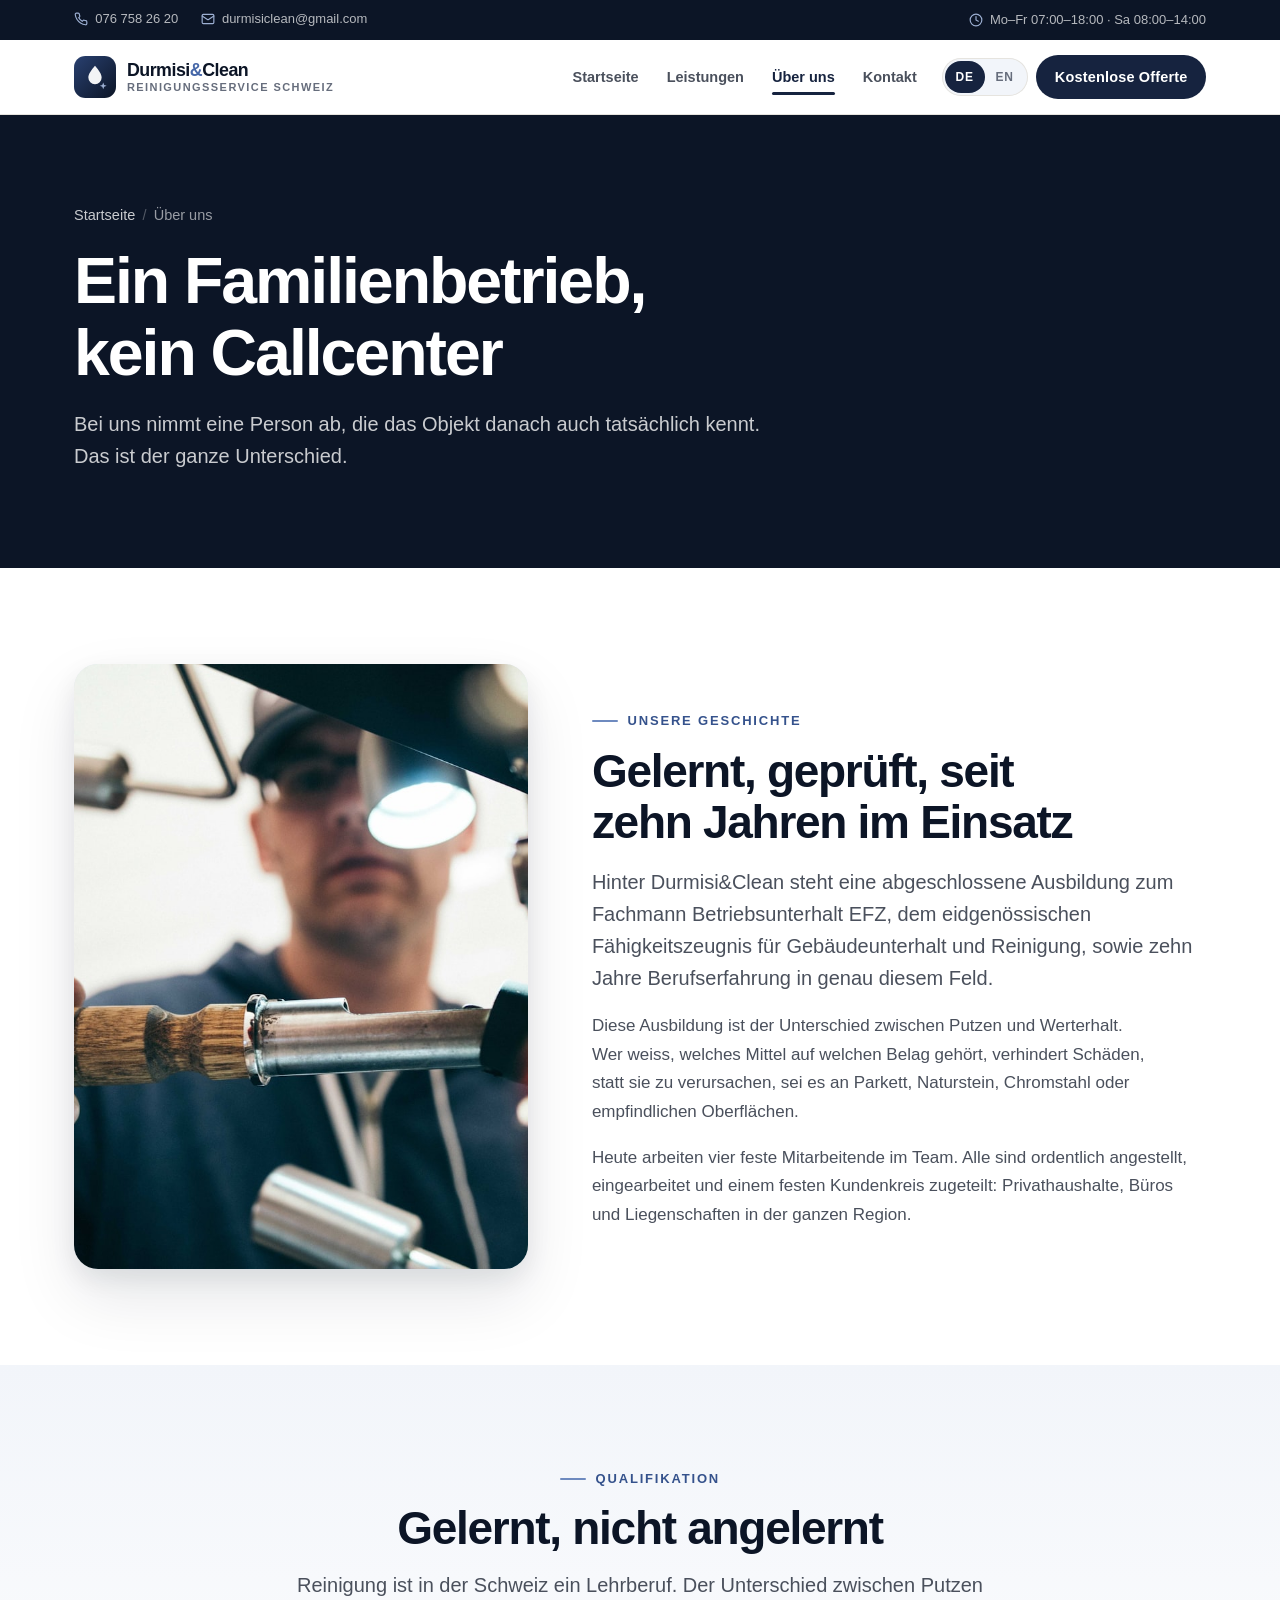
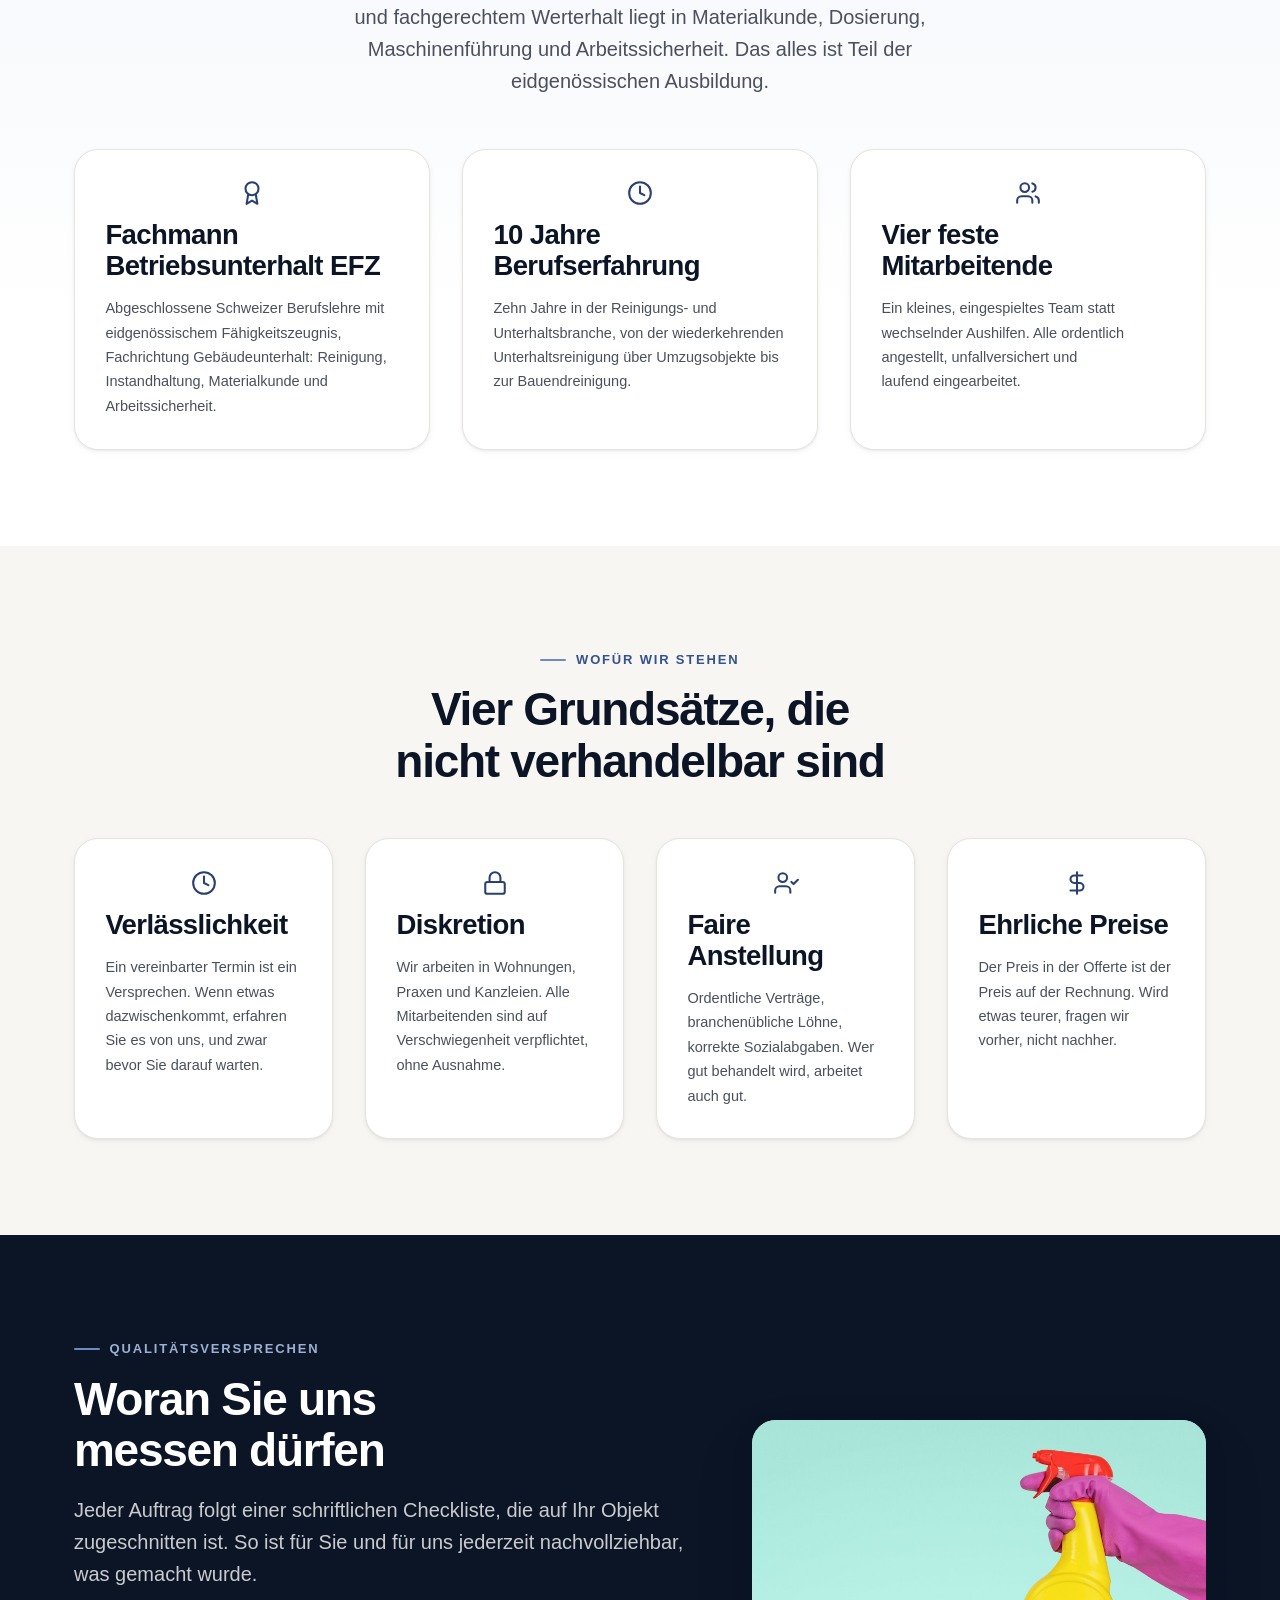
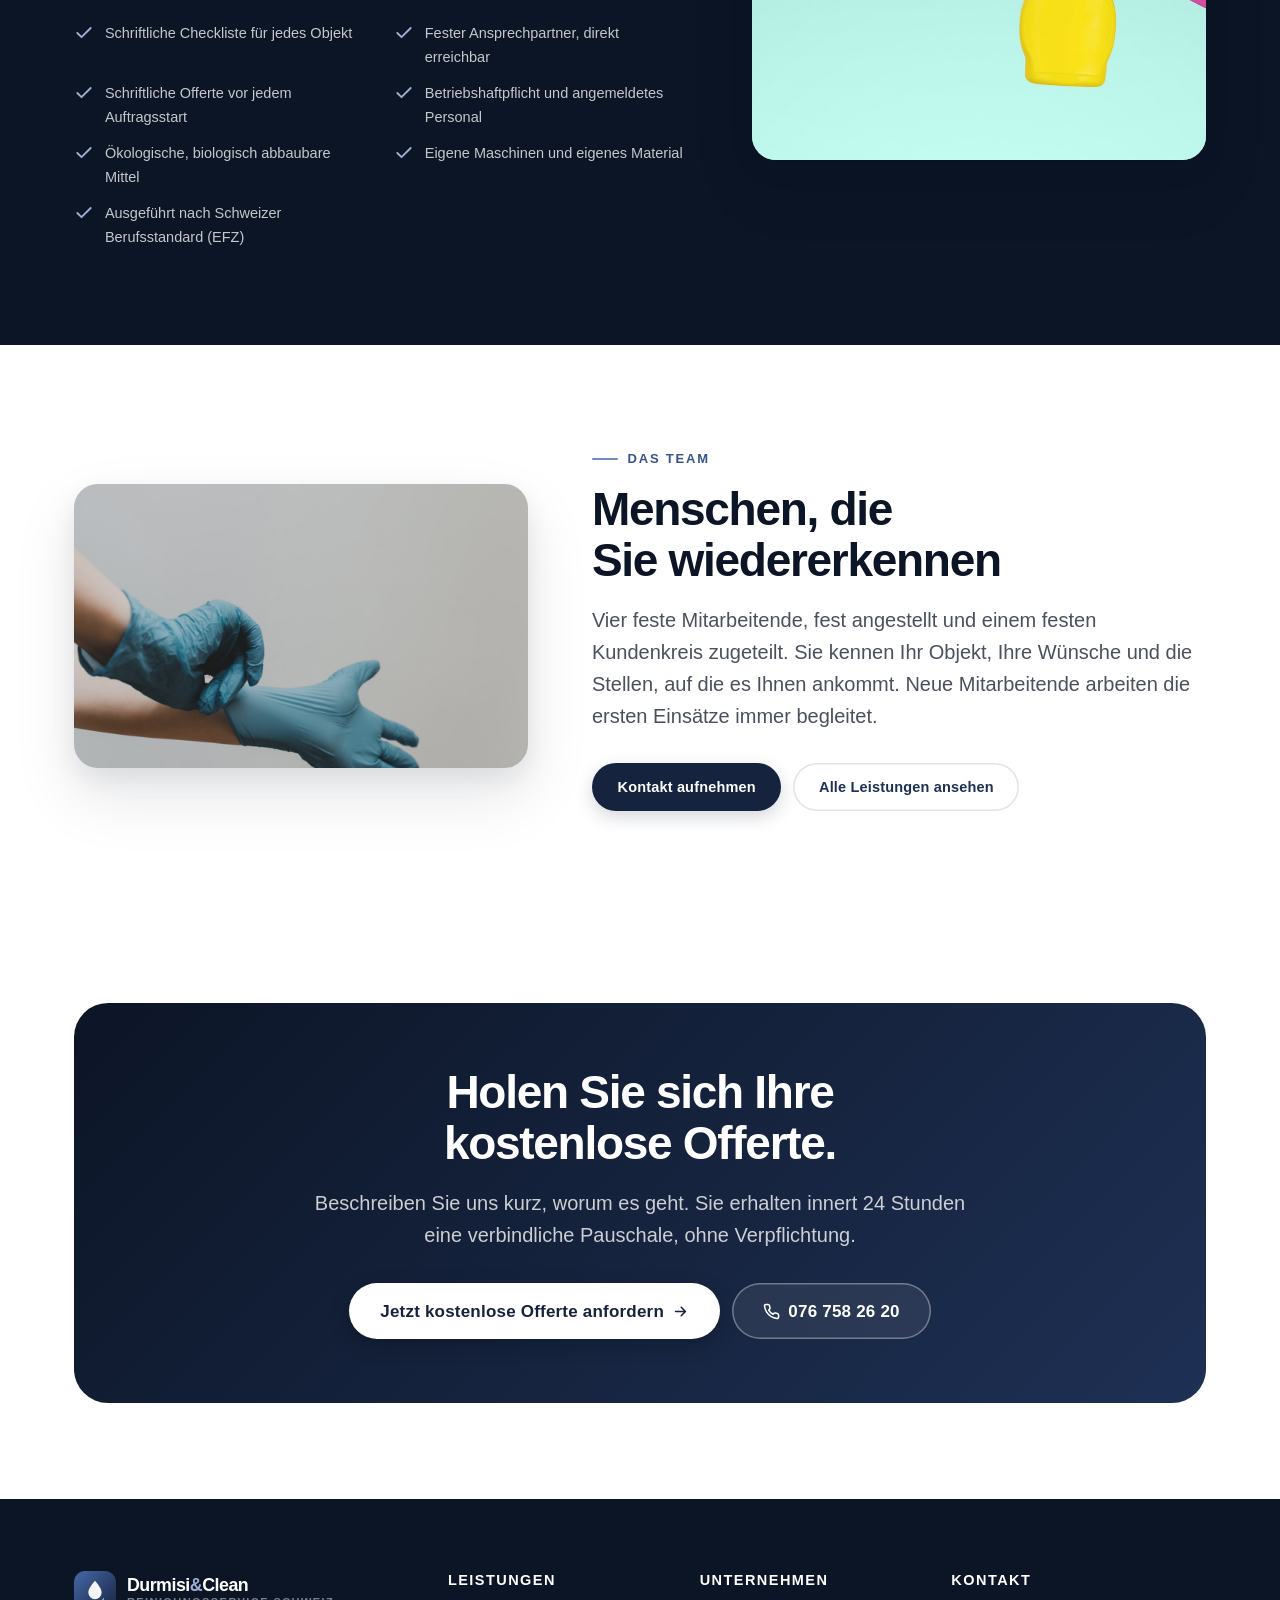
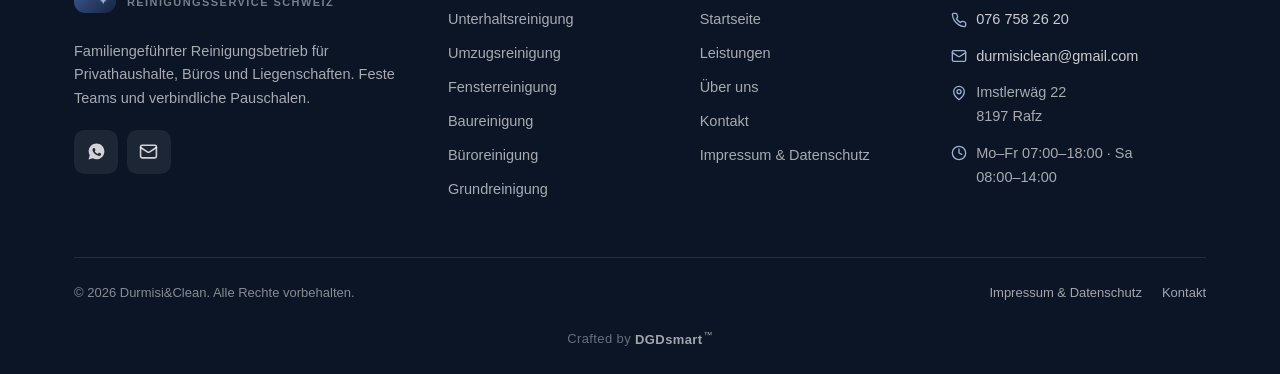
<file: ueber-uns.html>
<!DOCTYPE html>
<html lang="de">
<head>
<meta charset="utf-8">
<meta name="viewport" content="width=device-width, initial-scale=1">
<title data-i18n="meta.about.title">Über uns | Durmisi&amp;Clean</title>
<meta name="description" data-i18n-attr="content:meta.about.desc" content="Wer hinter Durmisi&amp;Clean steht: ein familiengeführter Reinigungsbetrieb mit festen Teams, fairen Anstellungen und verbindlichen Preisen.">
<meta name="robots" content="index, follow">
<meta name="theme-color" content="#0c1526">
<meta property="og:title" content="Über uns | Durmisi&amp;Clean">
<meta property="og:description" content="Familiengeführter Reinigungsbetrieb mit festen Teams, fairen Anstellungen und verbindlichen Preisen.">
<meta property="og:type" content="website">
<meta property="og:locale" content="de_CH">
<meta property="og:locale:alternate" content="en_GB">
<link rel="canonical" href="https://durmisi-clean.ch/ueber-uns">
<meta property="og:url" content="https://durmisi-clean.ch/ueber-uns">
<meta property="og:site_name" content="Durmisi&amp;Clean">
<meta property="og:image" content="https://durmisi-clean.ch/assets/img/hero.jpg">
<meta property="og:image:width" content="1920">
<meta property="og:image:height" content="1280">
<link rel="icon" href="assets/favicon.svg" type="image/svg+xml">
<link rel="stylesheet" href="css/style.css">
<script>
  /* Apply the stored language before first paint; the timeout reveals the page if i18n.js never loads. */
  try {
    var d = document.documentElement;
    if (localStorage.getItem('dc-lang') === 'en') {
      d.className += ' i18n-boot';
      setTimeout(function () { d.classList.remove('i18n-boot'); }, 1200);
    }
  } catch (e) {}
</script>
</head>
<body>

<a class="skip-link" href="#main" data-i18n="nav.skip">Zum Inhalt springen</a>

<div class="topbar">
  <div class="container topbar__inner">
    <ul class="topbar__list">
      <li><a data-contact-href="phoneHref" href="tel:+41767582620">
        <svg viewBox="0 0 24 24" fill="none" stroke="currentColor" stroke-width="2" stroke-linecap="round" stroke-linejoin="round" aria-hidden="true"><path d="M22 16.92v3a2 2 0 0 1-2.18 2 19.79 19.79 0 0 1-8.63-3.07 19.5 19.5 0 0 1-6-6 19.79 19.79 0 0 1-3.07-8.67A2 2 0 0 1 4.11 2h3a2 2 0 0 1 2 1.72c.13.96.36 1.9.7 2.81a2 2 0 0 1-.45 2.11L8.09 9.91a16 16 0 0 0 6 6l1.27-1.27a2 2 0 0 1 2.11-.45c.9.34 1.85.57 2.81.7A2 2 0 0 1 22 16.92Z"/></svg>
        <span data-contact="phone">076 758 26 20</span></a></li>
      <li><a data-contact-href="emailHref" href="mailto:durmisiclean@gmail.com">
        <svg viewBox="0 0 24 24" fill="none" stroke="currentColor" stroke-width="2" stroke-linecap="round" stroke-linejoin="round" aria-hidden="true"><rect x="2" y="4" width="20" height="16" rx="2"/><path d="m22 7-8.97 5.7a1.94 1.94 0 0 1-2.06 0L2 7"/></svg>
        <span data-contact="email">durmisiclean@gmail.com</span></a></li>
    </ul>
    <p class="topbar__note">
      <svg viewBox="0 0 24 24" fill="none" stroke="currentColor" stroke-width="2" stroke-linecap="round" stroke-linejoin="round" aria-hidden="true"><circle cx="12" cy="12" r="10"/><path d="M12 6v6l4 2"/></svg>
      <span data-i18n="topbar.hours">Mo–Fr 07:00–18:00 · Sa 08:00–14:00</span>
    </p>
  </div>
</div>

<header class="header">
  <div class="container header__inner">
    <a class="brand" href="index.html">
      <svg class="brand__mark" viewBox="0 0 48 48" fill="none" aria-hidden="true">
        <rect width="48" height="48" rx="13" fill="url(#mk-h)"/>
        <path d="M24 11c4.6 5.4 7.6 9.6 7.6 13.6A7.6 7.6 0 0 1 24 32.2a7.6 7.6 0 0 1-7.6-7.6C16.4 20.6 19.4 16.4 24 11Z" fill="#fff" fill-opacity=".95"/>
        <path d="m33.4 30.2 1.1 2.8 2.8 1.1-2.8 1.1-1.1 2.8-1.1-2.8-2.8-1.1 2.8-1.1 1.1-2.8Z" fill="#9DB0D3"/>
        <defs><linearGradient id="mk-h" x1="0" y1="0" x2="48" y2="48" gradientUnits="userSpaceOnUse"><stop stop-color="#294070"/><stop offset="1" stop-color="#0C1526"/></linearGradient></defs>
      </svg>
      <span class="brand__text">
        <span class="brand__name">Durmisi<em>&amp;</em>Clean</span>
        <span class="brand__tag" data-i18n="brand.tag">Reinigungsservice Schweiz</span>
      </span>
    </a>

    <div class="nav-shell">
    <nav class="nav" id="primary-nav" data-i18n-attr="aria-label:nav.menu" aria-label="Menü">
      <a class="nav__link" href="index.html" data-i18n="nav.home">Startseite</a>
      <a class="nav__link" href="leistungen.html" data-i18n="nav.services">Leistungen</a>
      <a class="nav__link" href="ueber-uns.html" aria-current="page" data-i18n="nav.about">Über uns</a>
      <a class="nav__link" href="kontakt.html" data-i18n="nav.contact">Kontakt</a>
      <a class="btn btn--accent nav__cta" href="kontakt.html" data-i18n="cta.quote">Kostenlose Offerte</a>
    </nav>
    </div>

    <div class="header__actions">
      <div class="lang" data-lang-toggle data-active="de" data-i18n-attr="aria-label:lang.switch" role="group" aria-label="Sprache wechseln">
        <span class="lang__thumb" aria-hidden="true"></span>
        <button class="lang__btn" type="button" data-lang="de" aria-pressed="true"  data-i18n-attr="title:lang.de" title="Deutsch">DE</button>
        <button class="lang__btn" type="button" data-lang="en" aria-pressed="false" data-i18n-attr="title:lang.en" title="English">EN</button>
      </div>
      <a class="btn btn--accent header__cta" href="kontakt.html" data-i18n="cta.quote">Kostenlose Offerte</a>
      <button class="nav-toggle" type="button" aria-expanded="false" aria-controls="primary-nav"
              data-i18n-attr="aria-label:nav.menu" aria-label="Menü">
        <span class="nav-toggle__bars" aria-hidden="true"><span></span><span></span><span></span></span>
      </button>
    </div>
  </div>
</header>
<div class="nav-scrim"></div>

<main id="main">

  <section class="pagehero">
    <div class="container">
      <nav class="crumbs" aria-label="Breadcrumb">
        <a href="index.html" data-i18n="nav.home">Startseite</a>
        <span aria-hidden="true">/</span>
        <span data-i18n="nav.about">Über uns</span>
      </nav>
      <h1 data-i18n="ab.title">Ein Familienbetrieb, kein Callcenter</h1>
      <p class="lead on-dark" data-i18n="ab.sub">Bei uns nimmt eine Person ab, die das Objekt danach auch tatsächlich kennt. Das ist der ganze Unterschied.</p>
    </div>
  </section>

  <section class="section">
    <div class="container">
      <div class="split split--wide-right">
        <div class="split__media media-stack is-first">
          <div class="media-frame media-frame--tall">
            <img src="assets/img/team.jpg" width="1200" height="900" loading="lazy" alt="">
          </div>
        </div>
        <div>
          <span class="eyebrow" data-i18n="ab.story.eyebrow">Unsere Geschichte</span>
          <h2 data-i18n="ab.story.title">Gelernt, geprüft, seit zehn Jahren im Einsatz</h2>
          <p class="lead mt-sm" data-i18n="ab.story.p1">Hinter Durmisi&amp;Clean steht eine abgeschlossene Ausbildung zum Fachmann Betriebsunterhalt EFZ, dem eidgenössischen Fähigkeitszeugnis für Gebäudeunterhalt und Reinigung, sowie zehn Jahre Berufserfahrung in genau diesem Feld.</p>
          <p class="mt-sm text-muted" data-i18n="ab.story.p2">Diese Ausbildung ist der Unterschied zwischen Putzen und Werterhalt. Wer weiss, welches Mittel auf welchen Belag gehört, verhindert Schäden, statt sie zu verursachen, sei es an Parkett, Naturstein, Chromstahl oder empfindlichen Oberflächen.</p>
          <p class="mt-sm text-muted" data-i18n="ab.story.p3">Heute arbeiten vier feste Mitarbeitende im Team. Alle sind ordentlich angestellt, eingearbeitet und einem festen Kundenkreis zugeteilt: Privathaushalte, Büros und Liegenschaften in der ganzen Region.</p>
        </div>
      </div>
    </div>
  </section>

  <section class="section section--mist">
    <div class="container">
      <div class="section-head is-centered">
        <span class="eyebrow is-centered" data-i18n="ab.qual.eyebrow">Qualifikation</span>
        <h2 data-i18n="ab.qual.title">Gelernt, nicht angelernt</h2>
        <p class="lead" data-i18n="ab.qual.p">Reinigung ist in der Schweiz ein Lehrberuf. Der Unterschied zwischen Putzen und fachgerechtem Werterhalt liegt in Materialkunde, Dosierung, Maschinenführung und Arbeitssicherheit. Das alles ist Teil der eidgenössischen Ausbildung.</p>
      </div>

      <div class="grid grid--3">
        <div class="feature">
          <span class="icon-badge"><svg viewBox="0 0 24 24" fill="none" stroke="currentColor" stroke-width="1.9" stroke-linecap="round" stroke-linejoin="round" aria-hidden="true"><circle cx="12" cy="8" r="6"/><path d="M15.5 13.5 17 22l-5-3-5 3 1.5-8.5"/></svg></span>
          <h3 data-i18n="ab.q1.title">Fachmann Betriebsunterhalt EFZ</h3>
          <p data-i18n="ab.q1.text">Abgeschlossene Schweizer Berufslehre mit eidgenössischem Fähigkeitszeugnis, Fachrichtung Gebäudeunterhalt: Reinigung, Instandhaltung, Materialkunde und Arbeitssicherheit.</p>
        </div>

        <div class="feature">
          <span class="icon-badge"><svg viewBox="0 0 24 24" fill="none" stroke="currentColor" stroke-width="1.9" stroke-linecap="round" stroke-linejoin="round" aria-hidden="true"><circle cx="12" cy="12" r="10"/><path d="M12 6v6l4 2"/></svg></span>
          <h3 data-i18n="ab.q2.title">10 Jahre Berufserfahrung</h3>
          <p data-i18n="ab.q2.text">Zehn Jahre in der Reinigungs- und Unterhaltsbranche, von der wiederkehrenden Unterhaltsreinigung über Umzugsobjekte bis zur Bauendreinigung.</p>
        </div>

        <div class="feature">
          <span class="icon-badge"><svg viewBox="0 0 24 24" fill="none" stroke="currentColor" stroke-width="1.9" stroke-linecap="round" stroke-linejoin="round" aria-hidden="true"><path d="M16 21v-2a4 4 0 0 0-4-4H6a4 4 0 0 0-4 4v2"/><circle cx="9" cy="7" r="4"/><path d="M22 21v-2a4 4 0 0 0-3-3.87M16 3.13a4 4 0 0 1 0 7.75"/></svg></span>
          <h3 data-i18n="ab.q3.title">Vier feste Mitarbeitende</h3>
          <p data-i18n="ab.q3.text">Ein kleines, eingespieltes Team statt wechselnder Aushilfen. Alle ordentlich angestellt, unfallversichert und laufend eingearbeitet.</p>
        </div>
      </div>
    </div>
  </section>

  <section class="section section--sand">
    <div class="container">
      <div class="section-head is-centered">
        <span class="eyebrow is-centered" data-i18n="ab.values.eyebrow">Wofür wir stehen</span>
        <h2 data-i18n="ab.values.title">Vier Grundsätze, die nicht verhandelbar sind</h2>
      </div>

      <div class="grid grid--4">
        <div class="feature">
          <span class="icon-badge">
            <svg viewBox="0 0 24 24" fill="none" stroke="currentColor" stroke-width="1.9" stroke-linecap="round" stroke-linejoin="round" aria-hidden="true"><circle cx="12" cy="12" r="10"/><path d="M12 6v6l4 2"/></svg>
          </span>
          <h3 data-i18n="ab.v1.title">Verlässlichkeit</h3>
          <p data-i18n="ab.v1.text">Ein vereinbarter Termin ist ein Versprechen. Wenn etwas dazwischenkommt, erfahren Sie es von uns, und zwar bevor Sie darauf warten.</p>
        </div>

        <div class="feature">
          <span class="icon-badge">
            <svg viewBox="0 0 24 24" fill="none" stroke="currentColor" stroke-width="1.9" stroke-linecap="round" stroke-linejoin="round" aria-hidden="true"><rect x="3" y="11" width="18" height="11" rx="2"/><path d="M7 11V7a5 5 0 0 1 10 0v4"/></svg>
          </span>
          <h3 data-i18n="ab.v2.title">Diskretion</h3>
          <p data-i18n="ab.v2.text">Wir arbeiten in Wohnungen, Praxen und Kanzleien. Alle Mitarbeitenden sind auf Verschwiegenheit verpflichtet, ohne Ausnahme.</p>
        </div>

        <div class="feature">
          <span class="icon-badge">
            <svg viewBox="0 0 24 24" fill="none" stroke="currentColor" stroke-width="1.9" stroke-linecap="round" stroke-linejoin="round" aria-hidden="true"><path d="M16 21v-2a4 4 0 0 0-4-4H6a4 4 0 0 0-4 4v2"/><circle cx="9" cy="7" r="4"/><path d="m17 11 2 2 4-4"/></svg>
          </span>
          <h3 data-i18n="ab.v3.title">Faire Anstellung</h3>
          <p data-i18n="ab.v3.text">Ordentliche Verträge, branchenübliche Löhne, korrekte Sozialabgaben. Wer gut behandelt wird, arbeitet auch gut.</p>
        </div>

        <div class="feature">
          <span class="icon-badge">
            <svg viewBox="0 0 24 24" fill="none" stroke="currentColor" stroke-width="1.9" stroke-linecap="round" stroke-linejoin="round" aria-hidden="true"><path d="M12 2v20M17 5H9.5a3.5 3.5 0 0 0 0 7h5a3.5 3.5 0 0 1 0 7H6"/></svg>
          </span>
          <h3 data-i18n="ab.v4.title">Ehrliche Preise</h3>
          <p data-i18n="ab.v4.text">Der Preis in der Offerte ist der Preis auf der Rechnung. Wird etwas teurer, fragen wir vorher, nicht nachher.</p>
        </div>
      </div>
    </div>
  </section>

  <section class="section section--dark">
    <div class="container">
      <div class="split split--wide-left">
        <div>
          <span class="eyebrow on-dark" data-i18n="ab.promise.eyebrow">Qualitätsversprechen</span>
          <h2 data-i18n="ab.promise.title">Woran Sie uns messen dürfen</h2>
          <p class="lead on-dark mt-sm" data-i18n="ab.promise.p">Jeder Auftrag folgt einer schriftlichen Checkliste, die auf Ihr Objekt zugeschnitten ist. So ist für Sie und für uns jederzeit nachvollziehbar, was gemacht wurde.</p>

          <ul class="checks checks--cols on-dark mt-lg">
            <li><svg viewBox="0 0 24 24" fill="none" stroke="currentColor" stroke-width="2.2" stroke-linecap="round" stroke-linejoin="round" aria-hidden="true"><path d="M20 6 9 17l-5-5"/></svg><span data-i18n="ab.promise.i1">Schriftliche Checkliste für jedes Objekt</span></li>
            <li><svg viewBox="0 0 24 24" fill="none" stroke="currentColor" stroke-width="2.2" stroke-linecap="round" stroke-linejoin="round" aria-hidden="true"><path d="M20 6 9 17l-5-5"/></svg><span data-i18n="ab.promise.i2">Fester Ansprechpartner, direkt erreichbar</span></li>
            <li><svg viewBox="0 0 24 24" fill="none" stroke="currentColor" stroke-width="2.2" stroke-linecap="round" stroke-linejoin="round" aria-hidden="true"><path d="M20 6 9 17l-5-5"/></svg><span data-i18n="ab.promise.i3">Schriftliche Offerte vor jedem Auftragsstart</span></li>
            <li><svg viewBox="0 0 24 24" fill="none" stroke="currentColor" stroke-width="2.2" stroke-linecap="round" stroke-linejoin="round" aria-hidden="true"><path d="M20 6 9 17l-5-5"/></svg><span data-i18n="ab.promise.i4">Betriebshaftpflicht und angemeldetes Personal</span></li>
            <li><svg viewBox="0 0 24 24" fill="none" stroke="currentColor" stroke-width="2.2" stroke-linecap="round" stroke-linejoin="round" aria-hidden="true"><path d="M20 6 9 17l-5-5"/></svg><span data-i18n="ab.promise.i5">Ökologische, biologisch abbaubare Mittel</span></li>
            <li><svg viewBox="0 0 24 24" fill="none" stroke="currentColor" stroke-width="2.2" stroke-linecap="round" stroke-linejoin="round" aria-hidden="true"><path d="M20 6 9 17l-5-5"/></svg><span data-i18n="ab.promise.i6">Eigene Maschinen und eigenes Material</span></li>
            <li><svg viewBox="0 0 24 24" fill="none" stroke="currentColor" stroke-width="2.2" stroke-linecap="round" stroke-linejoin="round" aria-hidden="true"><path d="M20 6 9 17l-5-5"/></svg><span data-i18n="ab.promise.i7">Ausgeführt nach Schweizer Berufsstandard (EFZ)</span></li>
          </ul>
        </div>

        <div class="split__media">
          <div class="media-frame">
            <img src="assets/img/accent-spray.jpg" width="900" height="900" loading="lazy" alt="">
          </div>
        </div>
      </div>
    </div>
  </section>

  <section class="section">
    <div class="container">
      <div class="split split--wide-right">
        <div class="split__media media-stack is-first">
          <div class="media-frame media-frame--wide">
            <img src="assets/img/about.jpg" width="1200" height="900" loading="lazy" data-i18n-attr="alt:img.about.alt" alt="Reinigungskraft von Durmisi&amp;Clean zieht blaue Schutzhandschuhe an">
          </div>
        </div>
        <div>
          <span class="eyebrow" data-i18n="ab.team.eyebrow">Das Team</span>
          <h2 data-i18n="ab.team.title">Menschen, die Sie wiedererkennen</h2>
          <p class="lead mt-sm" data-i18n="ab.team.p">Vier feste Mitarbeitende, fest angestellt und einem festen Kundenkreis zugeteilt. Sie kennen Ihr Objekt, Ihre Wünsche und die Stellen, auf die es Ihnen ankommt. Neue Mitarbeitende arbeiten die ersten Einsätze immer begleitet.</p>
          <div class="btn-row mt-lg">
            <a class="btn" href="kontakt.html" data-i18n="cta.contact">Kontakt aufnehmen</a>
            <a class="btn btn--ghost" href="leistungen.html" data-i18n="cta.allServices">Alle Leistungen ansehen</a>
          </div>
        </div>
      </div>
    </div>
  </section>

  <section class="section">
    <div class="container">
      <div class="ctaband">
        <h2 data-i18n="final.title">Holen Sie sich Ihre kostenlose Offerte.</h2>
        <p class="lead" data-i18n="final.sub">Beschreiben Sie uns kurz, worum es geht. Sie erhalten innert 24 Stunden eine verbindliche Pauschale, ohne Verpflichtung.</p>
        <div class="btn-row">
          <a class="btn btn--accent btn--lg" href="kontakt.html">
            <span data-i18n="cta.quoteLong">Jetzt kostenlose Offerte anfordern</span>
            <svg viewBox="0 0 24 24" fill="none" stroke="currentColor" stroke-width="2.2" stroke-linecap="round" stroke-linejoin="round" aria-hidden="true"><path d="M5 12h14m-6-6 6 6-6 6"/></svg>
          </a>
          <a class="btn btn--on-dark btn--lg" data-contact-href="phoneHref" href="tel:+41767582620">
            <svg viewBox="0 0 24 24" fill="none" stroke="currentColor" stroke-width="2.2" stroke-linecap="round" stroke-linejoin="round" aria-hidden="true"><path d="M22 16.92v3a2 2 0 0 1-2.18 2 19.79 19.79 0 0 1-8.63-3.07 19.5 19.5 0 0 1-6-6 19.79 19.79 0 0 1-3.07-8.67A2 2 0 0 1 4.11 2h3a2 2 0 0 1 2 1.72c.13.96.36 1.9.7 2.81a2 2 0 0 1-.45 2.11L8.09 9.91a16 16 0 0 0 6 6l1.27-1.27a2 2 0 0 1 2.11-.45c.9.34 1.85.57 2.81.7A2 2 0 0 1 22 16.92Z"/></svg>
            <span data-contact="phone">076 758 26 20</span>
          </a>
        </div>
      </div>
    </div>
  </section>

</main>

<footer class="footer">
  <div class="container">
    <div class="footer__grid">
      <div class="footer__brand">
        <a class="brand" href="index.html">
          <svg class="brand__mark" viewBox="0 0 48 48" fill="none" aria-hidden="true">
            <rect width="48" height="48" rx="13" fill="url(#mk-f)"/>
            <path d="M24 11c4.6 5.4 7.6 9.6 7.6 13.6A7.6 7.6 0 0 1 24 32.2a7.6 7.6 0 0 1-7.6-7.6C16.4 20.6 19.4 16.4 24 11Z" fill="#fff" fill-opacity=".95"/>
            <path d="m33.4 30.2 1.1 2.8 2.8 1.1-2.8 1.1-1.1 2.8-1.1-2.8-2.8-1.1 2.8-1.1 1.1-2.8Z" fill="#9DB0D3"/>
            <defs><linearGradient id="mk-f" x1="0" y1="0" x2="48" y2="48" gradientUnits="userSpaceOnUse"><stop stop-color="#4667A8"/><stop offset="1" stop-color="#16233F"/></linearGradient></defs>
          </svg>
          <span class="brand__text">
            <span class="brand__name">Durmisi<em>&amp;</em>Clean</span>
            <span class="brand__tag" data-i18n="brand.tag">Reinigungsservice Schweiz</span>
          </span>
        </a>
        <p data-i18n="ft.about">Familiengeführter Reinigungsbetrieb für Privathaushalte, Büros und Liegenschaften. Feste Teams und verbindliche Pauschalen.</p>
        <div class="socials">
          <a data-contact-href="instagram" href="#" aria-label="Instagram" rel="noopener" target="_blank">
            <svg viewBox="0 0 24 24" fill="none" stroke="currentColor" stroke-width="2" stroke-linecap="round" stroke-linejoin="round" aria-hidden="true"><rect x="2" y="2" width="20" height="20" rx="5"/><circle cx="12" cy="12" r="4"/><circle cx="17.5" cy="6.5" r="1" fill="currentColor" stroke="none"/></svg>
          </a>
          <a data-contact-href="facebook" href="#" aria-label="Facebook" rel="noopener" target="_blank">
            <svg viewBox="0 0 24 24" fill="currentColor" aria-hidden="true"><path d="M22 12.06C22 6.5 17.52 2 12 2S2 6.5 2 12.06c0 5.02 3.66 9.18 8.44 9.94v-7.03H7.9v-2.91h2.54V9.85c0-2.52 1.5-3.91 3.77-3.91 1.09 0 2.24.2 2.24.2v2.46h-1.26c-1.24 0-1.63.78-1.63 1.57v1.89h2.78l-.45 2.91h-2.33V22c4.78-.76 8.44-4.92 8.44-9.94Z"/></svg>
          </a>
          <a data-contact-href="whatsappHref" href="#" aria-label="WhatsApp" rel="noopener" target="_blank">
            <svg viewBox="0 0 24 24" fill="currentColor" aria-hidden="true"><path d="M12.04 2C6.58 2 2.13 6.45 2.13 11.91c0 1.75.46 3.46 1.32 4.96L2 22l5.25-1.38a9.9 9.9 0 0 0 4.79 1.22h.01c5.46 0 9.91-4.45 9.91-9.91C21.96 6.45 17.5 2 12.04 2Zm5.8 14.16c-.24.68-1.42 1.31-1.95 1.36-.5.05-.96.23-3.23-.67-2.72-1.07-4.44-3.85-4.57-4.03-.13-.18-1.09-1.45-1.09-2.77 0-1.32.69-1.97.94-2.24.24-.27.53-.34.71-.34.18 0 .35 0 .51.01.16.01.38-.06.6.46.22.53.76 1.85.83 1.98.07.14.11.29.02.47-.09.18-.14.29-.27.45-.13.16-.28.35-.4.47-.13.13-.27.28-.12.54.15.27.67 1.1 1.43 1.78.98.87 1.8 1.14 2.07 1.27.27.13.42.11.58-.07.16-.18.67-.78.85-1.05.18-.27.35-.22.6-.13.24.09 1.56.73 1.83.87.27.13.45.2.51.31.07.11.07.63-.17 1.31Z"/></svg>
          </a>
          <a data-contact-href="emailHref" href="mailto:durmisiclean@gmail.com" aria-label="E-Mail">
            <svg viewBox="0 0 24 24" fill="none" stroke="currentColor" stroke-width="2" stroke-linecap="round" stroke-linejoin="round" aria-hidden="true"><rect x="2" y="4" width="20" height="16" rx="2"/><path d="m22 7-8.97 5.7a1.94 1.94 0 0 1-2.06 0L2 7"/></svg>
          </a>
        </div>
      </div>

      <div>
        <h4 data-i18n="ft.services">Leistungen</h4>
        <nav class="footer__links">
          <a href="leistungen.html#unterhaltsreinigung" data-i18n="svc.unterhalt.name">Unterhaltsreinigung</a>
          <a href="leistungen.html#umzugsreinigung" data-i18n="svc.umzug.name">Umzugsreinigung</a>
          <a href="leistungen.html#fensterreinigung" data-i18n="svc.fenster.name">Fensterreinigung</a>
          <a href="leistungen.html#baureinigung" data-i18n="svc.bau.name">Baureinigung</a>
          <a href="leistungen.html#bueroreinigung" data-i18n="svc.buero.name">Büroreinigung</a>
          <a href="leistungen.html#grundreinigung" data-i18n="svc.grund.name">Grundreinigung</a>
        </nav>
      </div>

      <div>
        <h4 data-i18n="ft.company">Unternehmen</h4>
        <nav class="footer__links">
          <a href="index.html" data-i18n="nav.home">Startseite</a>
          <a href="leistungen.html" data-i18n="nav.services">Leistungen</a>
          <a href="ueber-uns.html" data-i18n="nav.about">Über uns</a>
          <a href="kontakt.html" data-i18n="nav.contact">Kontakt</a>
          <a href="impressum.html" data-i18n="ft.legal">Impressum &amp; Datenschutz</a>
        </nav>
      </div>

      <div>
        <h4 data-i18n="ft.contact">Kontakt</h4>
        <div class="footer__contact">
          <a data-contact-href="phoneHref" href="tel:+41767582620">
            <svg viewBox="0 0 24 24" fill="none" stroke="currentColor" stroke-width="2" stroke-linecap="round" stroke-linejoin="round" aria-hidden="true"><path d="M22 16.92v3a2 2 0 0 1-2.18 2 19.79 19.79 0 0 1-8.63-3.07 19.5 19.5 0 0 1-6-6 19.79 19.79 0 0 1-3.07-8.67A2 2 0 0 1 4.11 2h3a2 2 0 0 1 2 1.72c.13.96.36 1.9.7 2.81a2 2 0 0 1-.45 2.11L8.09 9.91a16 16 0 0 0 6 6l1.27-1.27a2 2 0 0 1 2.11-.45c.9.34 1.85.57 2.81.7A2 2 0 0 1 22 16.92Z"/></svg>
            <span data-contact="phone">076 758 26 20</span>
          </a>
          <a data-contact-href="emailHref" href="mailto:durmisiclean@gmail.com">
            <svg viewBox="0 0 24 24" fill="none" stroke="currentColor" stroke-width="2" stroke-linecap="round" stroke-linejoin="round" aria-hidden="true"><rect x="2" y="4" width="20" height="16" rx="2"/><path d="m22 7-8.97 5.7a1.94 1.94 0 0 1-2.06 0L2 7"/></svg>
            <span data-contact="email">durmisiclean@gmail.com</span>
          </a>
          <p>
            <svg viewBox="0 0 24 24" fill="none" stroke="currentColor" stroke-width="2" stroke-linecap="round" stroke-linejoin="round" aria-hidden="true"><path d="M20 10c0 6-8 12-8 12s-8-6-8-12a8 8 0 0 1 16 0Z"/><circle cx="12" cy="10" r="3"/></svg>
            <span><span data-contact="street">Imstlerwäg 22</span><br><span data-contact="city">8197 Rafz</span></span>
          </p>
          <p>
            <svg viewBox="0 0 24 24" fill="none" stroke="currentColor" stroke-width="2" stroke-linecap="round" stroke-linejoin="round" aria-hidden="true"><circle cx="12" cy="12" r="10"/><path d="M12 6v6l4 2"/></svg>
            <span data-i18n="ft.hours">Mo–Fr 07:00–18:00 · Sa 08:00–14:00</span>
          </p>
        </div>
      </div>
    </div>

    <div class="footer__bottom">
      <p>© <span data-year>2026</span> Durmisi&amp;Clean. <span data-i18n="ft.rights">Alle Rechte vorbehalten.</span></p>
      <nav>
        <a href="impressum.html" data-i18n="ft.legal">Impressum &amp; Datenschutz</a>
        <a href="kontakt.html" data-i18n="nav.contact">Kontakt</a>
      </nav>
    </div>
    <div class="footer__credit">
      <p>Crafted by <a href="https://dgdsmart.com" target="_blank" rel="noopener"><strong>DGDsmart</strong><sup>&trade;</sup></a></p>
    </div>
  </div>
</footer>

<div class="callbar">
  <a class="btn btn--ghost" data-contact-href="phoneHref" href="tel:+41767582620">
    <svg viewBox="0 0 24 24" fill="none" stroke="currentColor" stroke-width="2.2" stroke-linecap="round" stroke-linejoin="round" aria-hidden="true"><path d="M22 16.92v3a2 2 0 0 1-2.18 2 19.79 19.79 0 0 1-8.63-3.07 19.5 19.5 0 0 1-6-6 19.79 19.79 0 0 1-3.07-8.67A2 2 0 0 1 4.11 2h3a2 2 0 0 1 2 1.72c.13.96.36 1.9.7 2.81a2 2 0 0 1-.45 2.11L8.09 9.91a16 16 0 0 0 6 6l1.27-1.27a2 2 0 0 1 2.11-.45c.9.34 1.85.57 2.81.7A2 2 0 0 1 22 16.92Z"/></svg>
    <span data-i18n="cta.call">Anrufen</span>
  </a>
  <a class="btn btn--accent" href="kontakt.html" data-i18n="cta.quote">Kostenlose Offerte</a>
</div>

<script src="js/i18n.js"></script>
<script src="js/main.js"></script>
</body>
</html>
</file>
<file: css/style.css>
@charset "UTF-8";
/* ==========================================================================
   Durmisi&Clean stylesheet. One navy at different strengths, no second accent.

   1. Tokens      5. Buttons      9.  Process
   2. Reset       6. Header/Nav   10. FAQ
   3. Typography  7. Hero         11. Forms / Footer
   4. Layout      8. Cards        12. Motion / Print
   ========================================================================== */

/* 1. TOKENS =============================================================== */
:root {
  /* The single brand colour, at nine strengths */
  --navy-950: #0c1526;
  --navy-900: #16233f;
  --navy-800: #1e3054;
  --navy-700: #294070;
  --navy-600: #35528c;
  --navy-500: #4667a8;
  --navy-400: #6e8abf;
  --navy-300: #9db0d3;
  --navy-200: #c6d2e6;
  --navy-100: #e3eaf4;
  --navy-50:  #f2f5fa;

  /* Warm neutrals, so the navy reads calm rather than cold */
  --paper:   #f7f6f3;
  --paper-2: #efede7;
  --line:    #e6e4df;
  --ink:     #1a1d24;
  --ink-2:   #4a505c;
  --ink-3:   #666d7c;   /* muted, but still AA on white and on --paper */
  --surface: #ffffff;
  --page:    #ffffff;

  /* Elevation: neutral, never coloured */
  --sh-sm: 0 1px 2px rgba(12,21,38,.05), 0 2px 6px rgba(12,21,38,.05);
  --sh-md: 0 4px 12px rgba(12,21,38,.06), 0 14px 30px rgba(12,21,38,.07);
  --sh-lg: 0 10px 24px rgba(12,21,38,.08), 0 28px 64px rgba(12,21,38,.10);
  --sh-btn: 0 6px 18px rgba(22,35,63,.18);

  /* Radius */
  --r-xs: 6px;
  --r-sm: 10px;
  --r:    16px;
  --r-lg: 24px;
  --r-xl: 34px;
  --r-full: 999px;

  /* Fluid type */
  --fs-xs:   .8125rem;
  --fs-sm:   .9063rem;
  --fs-base: clamp(1rem, .972rem + .12vw, 1.0625rem);
  --fs-lg:   clamp(1.0938rem, 1.03rem + .3vw, 1.25rem);
  --fs-xl:   clamp(1.1875rem, 1.09rem + .45vw, 1.4375rem);
  --fs-h4:   clamp(1.125rem, 1.05rem + .35vw, 1.3125rem);
  --fs-h3:   clamp(1.3125rem, 1.16rem + .7vw, 1.75rem);
  --fs-h2:   clamp(1.75rem, 1.32rem + 1.95vw, 2.875rem);
  --fs-h1:   clamp(2.1rem, 1.35rem + 3.35vw, 4.05rem);

  /* Rhythm */
  --sec-y:  clamp(3.5rem, 7.5vw, 7rem);
  --gap:    clamp(1.15rem, 2.6vw, 2rem);
  --gutter: clamp(1.15rem, 4.2vw, 2.75rem);
  --maxw:   1220px;
  --maxw-narrow: 760px;

  --font: "Inter", "SF Pro Text", -apple-system, BlinkMacSystemFont, "Segoe UI",
          "Helvetica Neue", Helvetica, Arial, sans-serif;
  --ease: cubic-bezier(.22,.61,.36,1);
  --ease-out: cubic-bezier(.16,1,.3,1);

  --header-h: 74px;
}

/* Prevent flash of German for stored-English visitors */
html.i18n-boot body { visibility: hidden; }

/* 2. RESET ================================================================ */
*, *::before, *::after { box-sizing: border-box; }
* { margin: 0; }

html {
  -webkit-text-size-adjust: 100%;
  scroll-behavior: smooth;
  scroll-padding-top: calc(var(--header-h) + 18px);
  /* Light only; also stops the browser auto-darkening form controls */
  color-scheme: light;
}

body {
  font-family: var(--font);
  font-size: var(--fs-base);
  line-height: 1.68;
  color: var(--ink);
  background: var(--page);
  -webkit-font-smoothing: antialiased;
  -moz-osx-font-smoothing: grayscale;
  overflow-x: hidden;
  font-feature-settings: "kern" 1, "liga" 1;
}
body.is-locked { overflow: hidden; }

img, svg, video { display: block; max-width: 100%; }
img { height: auto; }
button, input, textarea, select { font: inherit; color: inherit; }
button { background: none; border: 0; cursor: pointer; }
a { color: var(--navy-700); text-decoration-thickness: 1px; text-underline-offset: 3px; }
ul, ol { padding: 0; list-style: none; }

:focus-visible {
  outline: 3px solid var(--navy-500);
  outline-offset: 3px;
  border-radius: var(--r-xs);
}

::selection { background: var(--navy-200); color: var(--navy-950); }

.skip-link {
  position: absolute; left: 12px; top: -80px; z-index: 200;
  background: var(--navy-900); color: #fff;
  padding: .8rem 1.25rem; border-radius: var(--r-sm); font-weight: 600;
  transition: top .2s var(--ease);
}
.skip-link:focus { top: 12px; }

.visually-hidden {
  position: absolute !important; width: 1px; height: 1px;
  padding: 0; overflow: hidden; clip: rect(0 0 0 0);
  white-space: nowrap; border: 0;
}

/* 3. TYPOGRAPHY =========================================================== */
h1, h2, h3, h4 {
  line-height: 1.12;
  letter-spacing: -.022em;
  font-weight: 700;
  color: var(--navy-950);
  text-wrap: balance;
}
h1 { font-size: var(--fs-h1); letter-spacing: -.032em; }
h2 { font-size: var(--fs-h2); letter-spacing: -.028em; }
h3 { font-size: var(--fs-h3); }
h4 { font-size: var(--fs-h4); line-height: 1.28; }
p  { text-wrap: pretty; }

.eyebrow {
  display: inline-flex; align-items: center; gap: .6rem;
  font-size: var(--fs-xs); font-weight: 700;
  letter-spacing: .14em; text-transform: uppercase;
  color: var(--navy-600); margin-bottom: .85rem;
}
.eyebrow::before {
  content: ""; width: 26px; height: 2px; border-radius: 2px;
  background: var(--navy-400);
}
.eyebrow.is-centered { justify-content: center; }
.eyebrow.on-dark { color: var(--navy-300); }
.eyebrow.on-dark::before { background: var(--navy-400); }

.lead {
  font-size: var(--fs-lg);
  color: var(--ink-2);
  line-height: 1.6;
  max-width: 62ch;
}
.lead.on-dark { color: rgba(255,255,255,.78); }

.section-head { max-width: 720px; margin-bottom: clamp(2rem, 4vw, 3.25rem); }
.section-head.is-centered { margin-inline: auto; text-align: center; }
.section-head p { margin-top: .9rem; }
.section-head.is-centered .lead { margin-inline: auto; }

/* Hero headline only: a rule, not a highlighter block, which muddies over photos. */
.hl-underline {
  background-image: linear-gradient(currentColor, currentColor);
  background-repeat: no-repeat;
  background-size: 100% 3px;
  background-position: 0 100%;
  padding-bottom: .08em;
}

/* 4. LAYOUT =============================================================== */
.container { width: 100%; max-width: var(--maxw); margin-inline: auto; padding-inline: var(--gutter); }
.container--narrow { max-width: var(--maxw-narrow); }

.section { padding-block: var(--sec-y); position: relative; }
.section--tight { padding-block: clamp(2.5rem, 5vw, 4.25rem); }
.section--sand { background: var(--paper); }
.section--mist { background: linear-gradient(180deg, var(--navy-50), #fff 70%); }
.section--dark { background: var(--navy-950); color: rgba(255,255,255,.80); }
.section--dark h2, .section--dark h3, .section--dark h4 { color: #fff; }

.grid { display: grid; gap: var(--gap); }

/* auto-fit is right for 3 and 6 item grids, which divide evenly */
.grid--auto  { grid-template-columns: repeat(auto-fit, minmax(min(100%, 288px), 1fr)); }

/* Explicit steps: auto-fit goes 3+1 and strands the fourth item. */
.grid--4 { grid-template-columns: repeat(4, 1fr); }
@media (max-width: 1040px) { .grid--4 { grid-template-columns: repeat(2, 1fr); } }
@media (max-width: 460px)  { .grid--4 { grid-template-columns: 1fr; } }

/* Three-item grids: three across, then straight to one. 2+1 strands the last. */
.grid--3 { grid-template-columns: repeat(3, 1fr); }
@media (max-width: 900px) { .grid--3 { grid-template-columns: 1fr; } }

/* Sits inside one half of a split, so two across is the most it should be */
.grid--auto-sm { grid-template-columns: repeat(2, 1fr); }
@media (max-width: 520px) { .grid--auto-sm { grid-template-columns: 1fr; } }

.split {
  display: grid; gap: clamp(2rem, 5vw, 4.5rem);
  grid-template-columns: 1fr; align-items: center;
}
@media (min-width: 900px) {
  .split { grid-template-columns: 1fr 1fr; }
  .split--wide-left  { grid-template-columns: 1.15fr .85fr; }
  .split--wide-right { grid-template-columns: .85fr 1.15fr; }
  .split__media.is-first { order: -1; }
}

.media-frame {
  position: relative; border-radius: var(--r-lg); overflow: hidden;
  box-shadow: var(--sh-lg); background: var(--navy-100);
  aspect-ratio: 4 / 3;
}
.media-frame img { width: 100%; height: 100%; object-fit: cover; }
.media-frame--tall { aspect-ratio: 3 / 4; }
.media-frame--wide { aspect-ratio: 16 / 10; }

.media-stack { position: relative; }

/* 5. BUTTONS ==============================================================
   Sizing is fluid: padding and font scale with the viewport, every button is
   capped at the width of its container, and labels wrap rather than overflow.
   Below 600px a button row becomes a full-width stack. */
.btn {
  --btn-bg: var(--navy-900);
  --btn-fg: #fff;
  display: inline-flex; align-items: center; justify-content: center;
  gap: .5rem;
  padding: clamp(.72rem, .62rem + .34vw, .92rem) clamp(1.05rem, .8rem + 1.05vw, 1.6rem);
  min-height: 48px;                 /* comfortable tap target on touch */
  max-width: 100%;                  /* never wider than its container */
  background: var(--btn-bg); color: var(--btn-fg);
  border-radius: var(--r-full);
  font-weight: 650; font-size: var(--fs-sm); letter-spacing: .012em;
  line-height: 1.25;
  text-decoration: none;
  white-space: normal;              /* wrap long labels instead of overflowing */
  text-align: center;
  text-wrap: balance;
  transition: box-shadow .22s var(--ease-out),
              background-color .22s var(--ease), color .22s var(--ease);
  box-shadow: var(--sh-btn);
}
.btn:hover { box-shadow: 0 10px 26px rgba(22,35,63,.26); }
.btn svg { width: 17px; height: 17px; flex: none; }

/* The primary call to action. Solid navy on light surfaces… */
.btn--accent { --btn-bg: var(--navy-900); --btn-fg: #fff; }

/* …inverted on dark bands, so one class works in both contexts. */
.hero .btn--accent,
.pagehero .btn--accent,
.ctaband .btn--accent,
.section--dark .btn--accent {
  --btn-bg: #fff; --btn-fg: var(--navy-900);
  box-shadow: 0 6px 20px rgba(0,0,0,.22);
}
.hero .btn--accent:hover,
.pagehero .btn--accent:hover,
.ctaband .btn--accent:hover,
.section--dark .btn--accent:hover {
  --btn-bg: var(--navy-50);
  box-shadow: 0 12px 30px rgba(0,0,0,.28);
}

.btn--ghost {
  --btn-bg: transparent; --btn-fg: var(--navy-800);
  box-shadow: inset 0 0 0 1.5px var(--line);
}
.btn--ghost:hover {
  --btn-fg: var(--navy-900);
  box-shadow: inset 0 0 0 1.5px var(--navy-300);
}

.btn--on-dark {
  --btn-bg: rgba(255,255,255,.08); --btn-fg: #fff;
  box-shadow: inset 0 0 0 1.5px rgba(255,255,255,.34);
  backdrop-filter: blur(8px);
}
.btn--on-dark:hover {
  --btn-bg: rgba(255,255,255,.18);
  box-shadow: inset 0 0 0 1.5px rgba(255,255,255,.55);
}

.btn--lg {
  padding: clamp(.85rem, .72rem + .45vw, 1.08rem) clamp(1.25rem, .95rem + 1.4vw, 1.95rem);
  min-height: 54px;
  font-size: var(--fs-base);
}
.btn--block { width: 100%; }

.btn-row { display: flex; flex-wrap: wrap; gap: .75rem; }

/* Phones: stack CTAs full-width so labels don't spill. */
@media (max-width: 600px) {
  .btn-row { flex-direction: column; align-items: stretch; }
  .btn-row > .btn { width: 100%; }
  .ctaband .btn-row, .hero .btn-row { align-items: stretch; }
}

.link-arrow {
  display: inline-flex; align-items: center; gap: .45rem;
  font-weight: 650; font-size: var(--fs-sm); color: var(--navy-700);
  text-decoration: none;
}
.link-arrow svg { width: 15px; height: 15px; }
.link-arrow:hover { text-decoration: underline; }

/* 6. HEADER / NAV ========================================================= */
.topbar {
  background: var(--navy-950); color: rgba(255,255,255,.70);
  font-size: var(--fs-xs);
}
.topbar__inner {
  display: flex; align-items: center; justify-content: space-between;
  gap: .75rem 1rem; min-height: 40px; flex-wrap: wrap;
}
.topbar__list { display: flex; align-items: center; gap: 1.4rem; flex-wrap: wrap; min-width: 0; }
.topbar__list a {
  color: inherit; text-decoration: none;
  display: inline-flex; align-items: center; gap: .45rem;
  min-width: 0; transition: color .2s;
}
.topbar__list a span { overflow: hidden; text-overflow: ellipsis; white-space: nowrap; }
.topbar__list a:hover { color: #fff; }
.topbar svg { width: 14px; height: 14px; color: var(--navy-300); flex: none; }
.topbar__note { display: inline-flex; align-items: center; gap: .45rem; }
@media (max-width: 860px) { .topbar__note { display: none; } .topbar__list { gap: 1.05rem; } }
/* Below this the phone number alone is the useful bit */
@media (max-width: 430px) { .topbar__list li:nth-child(2) { display: none; } }

/* No `backdrop-filter`: it makes this the containing block for the drawer's
   `position: fixed` shell, which then collapses to header height. */
.header {
  position: sticky; top: 0; z-index: 100;
  background: #fff;
  border-bottom: 1px solid var(--line);
  transition: box-shadow .3s var(--ease);
}
.header.is-stuck { box-shadow: 0 4px 20px rgba(12,21,38,.08); }
.header__inner { display: flex; align-items: center; gap: .75rem; min-height: var(--header-h); }

.brand { display: inline-flex; align-items: center; gap: .68rem; text-decoration: none; margin-right: auto; min-width: 0; }
.brand__mark { width: 42px; height: 42px; flex: none; }
.brand__text { display: flex; flex-direction: column; line-height: 1.1; min-width: 0; }
.brand__name { font-weight: 800; font-size: 1.115rem; letter-spacing: -.028em; color: var(--navy-950); white-space: nowrap; }
.brand__name em { font-style: normal; color: var(--navy-500); }
.brand__tag {
  font-size: .6875rem; letter-spacing: .13em; text-transform: uppercase;
  color: var(--ink-3); font-weight: 600;
  white-space: nowrap; overflow: hidden; text-overflow: ellipsis;
}
@media (max-width: 420px) { .brand__tag { display: none; } .brand__mark { width: 38px; height: 38px; } }

/* No box on desktop; on mobile a clipping frame, or the off-screen drawer
   widens the document. Clipping html/body instead breaks the sticky header. */
.nav-shell { display: contents; }

.nav { display: flex; align-items: center; gap: .15rem; }
.nav__link {
  position: relative; padding: .58rem .8rem; border-radius: var(--r-sm);
  font-size: var(--fs-sm); font-weight: 600; color: var(--ink-2);
  text-decoration: none; white-space: nowrap;
  transition: color .2s var(--ease), background-color .2s var(--ease);
}
.nav__link:hover { color: var(--navy-900); background: var(--navy-50); }
/* Current page: full-strength navy, heavier, solid rule. */
.nav__link[aria-current="page"] { color: var(--navy-900); font-weight: 750; }
.nav__link[aria-current="page"]::after {
  content: ""; position: absolute; left: .8rem; right: .8rem; bottom: .2rem;
  height: 3px; border-radius: 3px; background: var(--navy-900);
}

/* The drawer shell paints inside the header's stacking context, so lift the
   logo and controls above it to keep the X and language pill tappable. */
.brand, .header__actions { position: relative; z-index: 2; }

.header__actions { display: flex; align-items: center; gap: .55rem; flex: none; }

/* Drawer CTA is mobile-only; the header has its own. */
.nav__cta { display: none; }

/* The header CTA is a compact variant: it must never crowd the nav */
.header__cta { min-height: 44px; padding: .55rem 1.15rem; font-size: var(--fs-sm); box-shadow: none; }
.header__cta:hover { box-shadow: 0 6px 16px rgba(22,35,63,.2); }

/* Language toggle: segmented pill */
.lang {
  position: relative; display: inline-flex; align-items: center; flex: none;
  padding: 3px; border-radius: var(--r-full);
  background: var(--navy-50); box-shadow: inset 0 0 0 1px var(--line);
}
.lang__thumb {
  position: absolute; top: 3px; left: 3px; height: calc(100% - 6px); width: 40px;
  border-radius: var(--r-full); background: var(--navy-900);
  transition: transform .32s var(--ease-out);
}
.lang[data-active="en"] .lang__thumb { transform: translateX(40px); }
.lang__btn {
  position: relative; z-index: 1; width: 40px; padding: .34rem 0;
  font-size: .75rem; font-weight: 800; letter-spacing: .07em;
  color: var(--ink-3); border-radius: var(--r-full);
  transition: color .28s var(--ease);
}
.lang__btn[aria-pressed="true"] { color: #fff; }

.nav-toggle {
  display: none; width: 44px; height: 44px; border-radius: var(--r-sm); flex: none;
  align-items: center; justify-content: center; color: var(--navy-950);
  box-shadow: inset 0 0 0 1.5px var(--line);
}
.nav-toggle:hover { background: var(--navy-50); }
.nav-toggle__bars { position: relative; width: 20px; height: 14px; }
.nav-toggle__bars span {
  position: absolute; left: 0; width: 100%; height: 2px; border-radius: 2px;
  background: currentColor; transition: transform .3s var(--ease-out), opacity .2s var(--ease);
}
.nav-toggle__bars span:nth-child(1) { top: 0; }
.nav-toggle__bars span:nth-child(2) { top: 6px; }
.nav-toggle__bars span:nth-child(3) { top: 12px; }
.nav-toggle[aria-expanded="true"] .nav-toggle__bars span:nth-child(1) { transform: translateY(6px) rotate(45deg); }
.nav-toggle[aria-expanded="true"] .nav-toggle__bars span:nth-child(2) { opacity: 0; }
.nav-toggle[aria-expanded="true"] .nav-toggle__bars span:nth-child(3) { transform: translateY(-6px) rotate(-45deg); }

.nav-scrim {
  position: fixed; inset: 0; z-index: 98;
  background: rgba(12,21,38,.5); backdrop-filter: blur(3px);
  opacity: 0; visibility: hidden; transition: opacity .3s var(--ease), visibility .3s;
}
.nav-scrim.is-open { opacity: 1; visibility: visible; }

@media (max-width: 1040px) {
  .header__cta { display: none; }
  .nav-toggle { display: inline-flex; }
  .nav-shell {
    display: block;
    position: fixed; inset: 0; z-index: 1;   /* below .header__actions above */
    overflow: hidden;        /* contains the closed, off-screen drawer */
    pointer-events: none;    /* never intercepts taps on the page below */
  }
  .nav {
    position: absolute; top: 0; right: 0;
    pointer-events: auto;
    width: min(360px, 86vw); height: 100%;
    flex-direction: column; align-items: stretch; justify-content: flex-start;
    /* Clears the top bar + sticky header, which paint above the drawer */
    gap: .2rem; padding: calc(var(--header-h) + 3rem) 1.25rem 2rem;
    background: #fff; box-shadow: -20px 0 60px rgba(12,21,38,.16);
    transform: translateX(100%);
    /* `visibility` keeps the closed drawer out of the tab order. Asymmetric delay:
       visible at once on open, hidden only after the slide-out finishes. */
    visibility: hidden;
    transition: transform .38s var(--ease-out), visibility 0s linear .38s;
    overflow-y: auto;
  }
  .nav.is-open {
    transform: translateX(0); visibility: visible;
    transition: transform .38s var(--ease-out), visibility 0s linear 0s;
  }
  .nav__link {
    padding: .95rem 1rem; font-size: 1.0625rem; border-radius: var(--r-sm);
    white-space: normal; color: var(--ink-2);
  }
  /* Current page in the drawer: filled row, navy bar on the leading edge. */
  .nav__link[aria-current="page"] {
    background: var(--navy-50); color: var(--navy-900);
  }
  .nav__link[aria-current="page"]::after {
    left: 0; right: auto; top: .5rem; bottom: .5rem;
    width: 3px; height: auto; border-radius: 0 3px 3px 0;
  }
  .nav__cta { display: inline-flex; width: 100%; margin-top: 1.1rem; }
}

/* 7. HERO ================================================================= */
.hero { position: relative; isolation: isolate; overflow: hidden; background: var(--navy-950); }
.hero__bg { position: absolute; inset: 0; z-index: -2; }
.hero__bg img { width: 100%; height: 100%; object-fit: cover; }
.hero__bg::after {
  content: ""; position: absolute; inset: 0;
  background:
    linear-gradient(100deg, rgba(12,21,38,.95) 8%, rgba(12,21,38,.84) 42%, rgba(12,21,38,.48) 78%, rgba(12,21,38,.34) 100%),
    linear-gradient(180deg, rgba(12,21,38,.5), rgba(12,21,38,0) 34%);
}
.hero__inner {
  position: relative;
  padding-block: clamp(3.5rem, 10vw, 8rem) clamp(5.5rem, 10vw, 8.5rem);
  max-width: 780px; color: #fff;
}
.hero h1 { color: #fff; }
.hero__sub { margin-top: 1.35rem; font-size: var(--fs-lg); color: rgba(255,255,255,.82); max-width: 56ch; }
.hero .btn-row { margin-top: clamp(1.8rem, 3.5vw, 2.5rem); }

/* KPI strip that overlaps the hero */

/* Page hero (inner pages) */
.pagehero {
  position: relative; isolation: isolate; overflow: hidden;
  background: var(--navy-950); color: #fff;
  padding-block: clamp(3rem, 7vw, 5.5rem) clamp(3.5rem, 8vw, 6rem);
}
.pagehero h1 { color: #fff; max-width: 18ch; }
.pagehero .lead { margin-top: 1.15rem; }

.crumbs { display: flex; flex-wrap: wrap; gap: .45rem; font-size: var(--fs-sm); color: rgba(255,255,255,.58); margin-bottom: 1.1rem; }
.crumbs a { color: rgba(255,255,255,.78); text-decoration: none; }
.crumbs a:hover { color: #fff; text-decoration: underline; }
.crumbs span[aria-hidden] { opacity: .5; }

/* 8. CARDS ================================================================ */
.card {
  position: relative; display: flex; flex-direction: column;
  background: var(--surface); border-radius: var(--r-lg);
  box-shadow: var(--sh-sm); overflow: hidden;
  border: 1px solid var(--line);
}
.card:hover { border-color: transparent; }
.card__media { position: relative; aspect-ratio: 16 / 11; overflow: hidden; background: var(--navy-100); }
.card__media img { width: 100%; height: 100%; object-fit: cover; }
.card__body { padding: clamp(1.25rem, 2.2vw, 1.65rem); display: flex; flex-direction: column; flex: 1; gap: .65rem; }
.card__body p { color: var(--ink-2); font-size: var(--fs-sm); }
.card__body .link-arrow { margin-top: auto; padding-top: .5rem; }

.icon-badge {
  display: inline-flex; align-items: center; justify-content: center;
  flex: none;
  color: var(--navy-700);
}
.icon-badge svg { width: 26px; height: 26px; }

/* Feature card (icon + text, no image) */
.feature {
  padding: clamp(1.4rem, 2.5vw, 1.9rem);
  background: var(--surface); border-radius: var(--r-lg);
  border: 1px solid var(--line); box-shadow: var(--sh-sm);
  display: flex; flex-direction: column; gap: .9rem;
  transition: border-color .3s;
}
.feature:hover { border-color: var(--navy-200); }
.feature p { color: var(--ink-2); font-size: var(--fs-sm); }

/* Check list */
.checks { display: grid; gap: .7rem; }
.checks li { display: flex; align-items: flex-start; gap: .68rem; font-size: var(--fs-sm); color: var(--ink-2); }
.checks svg { width: 20px; height: 20px; flex: none; color: var(--navy-600); margin-top: .16rem; }
.checks.on-dark li { color: rgba(255,255,255,.76); }
.checks.on-dark svg { color: var(--navy-300); }
.checks--cols { grid-template-columns: repeat(auto-fit, minmax(min(100%, 250px), 1fr)); gap: .7rem 1.6rem; }

/* 9. PROCESS ============================================================== */
.steps {
  counter-reset: step; display: grid; gap: var(--gap);
  /* Three steps, three columns. Straight to one below, since 2+1 strands one. */
  grid-template-columns: repeat(3, 1fr);
}
@media (max-width: 900px) { .steps { grid-template-columns: 1fr; } }
.step { position: relative; padding-top: 3.6rem; }
.step::before {
  counter-increment: step; content: counter(step, decimal-leading-zero);
  position: absolute; top: 0; left: 0;
  font-size: 2.1rem; font-weight: 800; letter-spacing: -.04em;
  color: var(--navy-400); line-height: 1;
}
.step h3 { font-size: var(--fs-h4); margin-bottom: .5rem; }
.step p { font-size: var(--fs-sm); color: var(--ink-2); }
.section--dark .step::before { color: var(--navy-400); }
.section--dark .step p { color: rgba(255,255,255,.66); }

/* 10. FAQ ================================================================= */
.faq { display: grid; gap: .75rem; max-width: 860px; margin-inline: auto; }
.faq__item {
  background: var(--surface); border: 1px solid var(--line);
  border-radius: var(--r); overflow: hidden;
  transition: border-color .25s var(--ease), box-shadow .25s var(--ease);
}
.faq__item.is-open { border-color: var(--navy-200); box-shadow: var(--sh-md); }
.faq__q {
  width: 100%; display: flex; align-items: center; justify-content: space-between; gap: 1rem;
  padding: 1.1rem clamp(1.05rem, 2vw, 1.5rem); text-align: left;
  font-weight: 650; font-size: var(--fs-base); color: var(--navy-950); line-height: 1.4;
}
.faq__q:hover { background: var(--navy-50); }
.faq__icon {
  position: relative; width: 22px; height: 22px; flex: none;
  border-radius: 50%; background: var(--navy-50); box-shadow: inset 0 0 0 1px var(--navy-200);
  transition: background-color .25s, transform .3s var(--ease-out);
}
.faq__icon::before, .faq__icon::after {
  content: ""; position: absolute; inset: 50% 30%; height: 2px; margin-top: -1px;
  background: var(--navy-700); border-radius: 2px; transition: transform .3s var(--ease-out), opacity .2s;
}
.faq__icon::after { transform: rotate(90deg); }
.faq__item.is-open .faq__icon { background: var(--navy-900); box-shadow: none; transform: rotate(180deg); }
.faq__item.is-open .faq__icon::before, .faq__item.is-open .faq__icon::after { background: #fff; }
.faq__item.is-open .faq__icon::after { opacity: 0; }
.faq__a { display: grid; grid-template-rows: 0fr; transition: grid-template-rows .34s var(--ease-out); }
.faq__item.is-open .faq__a { grid-template-rows: 1fr; }
.faq__a > div { overflow: hidden; }
.faq__a p { padding: 0 clamp(1.05rem, 2vw, 1.5rem) 1.25rem; color: var(--ink-2); font-size: var(--fs-sm); }

/* CTA band */
.ctaband {
  position: relative; overflow: hidden; border-radius: var(--r-xl);
  background: linear-gradient(135deg, var(--navy-950), var(--navy-800));
  color: #fff; padding: clamp(2rem, 5vw, 4rem); text-align: center;
}
.ctaband > * { position: relative; }
.ctaband h2 { color: #fff; margin-inline: auto; max-width: 20ch; }
.ctaband .lead { margin: 1.1rem auto 0; color: rgba(255,255,255,.78); }
.ctaband .btn-row { justify-content: center; margin-top: 2rem; }

/* 11. FORMS / FOOTER ====================================================== */
.form { display: grid; gap: 1.05rem; }
.field { display: grid; gap: .42rem; }
.field label { font-size: var(--fs-sm); font-weight: 650; color: var(--navy-950); }
.field label .req { color: #c0392b; }
.field input, .field textarea, .field select {
  width: 100%; padding: .82rem 1rem; min-height: 48px;
  background: #fff; border: 1.5px solid var(--line); border-radius: var(--r-sm);
  font-size: var(--fs-sm); color: var(--ink);
  transition: border-color .2s var(--ease), box-shadow .2s var(--ease);
}
.field textarea { min-height: 140px; resize: vertical; }
.field select { appearance: none; cursor: pointer;
  background-image: url("data:image/svg+xml,%3Csvg xmlns='http://www.w3.org/2000/svg' viewBox='0 0 24 24' fill='none' stroke='%23666d7c' stroke-width='2.5' stroke-linecap='round'%3E%3Cpath d='m6 9 6 6 6-6'/%3E%3C/svg%3E");
  background-repeat: no-repeat; background-position: right .9rem center; background-size: 17px; padding-right: 2.6rem;
}
.field input::placeholder, .field textarea::placeholder { color: #9aa1ad; }
.field input:focus, .field textarea:focus, .field select:focus {
  outline: none; border-color: var(--navy-500); box-shadow: 0 0 0 4px rgba(70,103,168,.18);
}
.field.has-error input, .field.has-error textarea, .field.has-error select { border-color: #d7503c; }
.field.has-error .field__error { display: block; }
.field__error { display: none; font-size: var(--fs-xs); color: #c0392b; font-weight: 600; }
.checkbox-wrap.has-error .field__error { display: block; }
.form__row { display: grid; gap: 1.05rem; grid-template-columns: repeat(auto-fit, minmax(min(100%, 220px), 1fr)); }
.form__note { font-size: var(--fs-xs); color: var(--ink-3); }
.checkbox { display: flex; align-items: flex-start; gap: .65rem; font-size: var(--fs-sm); color: var(--ink-2); cursor: pointer; }
.checkbox input { width: 20px; height: 20px; flex: none; margin-top: .16rem; accent-color: var(--navy-700); }

.form-status {
  display: none; gap: .65rem; align-items: flex-start;
  padding: .95rem 1.1rem; border-radius: var(--r-sm); font-size: var(--fs-sm); font-weight: 600;
}
.form-status.is-visible { display: flex; }
.form-status--ok { background: var(--navy-50); color: var(--navy-800); box-shadow: inset 0 0 0 1px var(--navy-200); }
.form-status--err { background: #fdf0ee; color: #a5321f; box-shadow: inset 0 0 0 1px #f3c9c1; }
.form-status svg { width: 19px; height: 19px; flex: none; margin-top: .1rem; }

.panel {
  background: var(--surface); border-radius: var(--r-lg); border: 1px solid var(--line);
  box-shadow: var(--sh-md); padding: clamp(1.4rem, 3vw, 2.4rem);
}

.contact-list { display: grid; gap: 1.1rem; }
.contact-item { display: flex; gap: .95rem; align-items: flex-start; }
.contact-item > span { min-width: 0; }
.contact-item__label { font-size: var(--fs-xs); text-transform: uppercase; letter-spacing: .1em; font-weight: 700; color: var(--ink-3); }
.contact-item__value {
  font-weight: 650; color: var(--navy-950); font-size: var(--fs-base);
  text-decoration: none; display: block; overflow-wrap: anywhere;
}
a.contact-item__value:hover { color: var(--navy-600); text-decoration: underline; }
.contact-item .icon-badge { width: 46px; height: 46px; border-radius: var(--r-sm); }
.contact-item .icon-badge svg { width: 21px; height: 21px; }

.hours { display: grid; gap: .55rem; }
.hours li { display: flex; justify-content: space-between; gap: 1rem; font-size: var(--fs-sm); padding-bottom: .55rem; border-bottom: 1px dashed var(--line); }
.hours li:last-child { border-bottom: 0; padding-bottom: 0; }
.hours span:first-child { color: var(--ink-2); }
.hours span:last-child { font-weight: 650; color: var(--navy-950); text-align: right; overflow-wrap: anywhere; }

.footer { background: var(--navy-950); color: rgba(255,255,255,.64); padding-block: clamp(3rem, 6vw, 4.5rem) 0; }
.footer h4 { color: #fff; font-size: var(--fs-sm); text-transform: uppercase; letter-spacing: .1em; margin-bottom: 1.1rem; font-weight: 700; }
/* Explicit steps: auto-fit wrapped 3+1 between 700 and 1040px. */
.footer__grid {
  display: grid; gap: clamp(2rem, 4vw, 3rem);
  grid-template-columns: 1.6fr 1fr 1fr 1.25fr;
  align-items: start;
}
.footer__brand { max-width: 36ch; }

@media (max-width: 1040px) {
  .footer__grid { grid-template-columns: repeat(3, 1fr); }
  .footer__brand { grid-column: 1 / -1; max-width: 52ch; }
}
@media (max-width: 640px) {
  /* Two columns: the brand rejoins the grid instead of spanning. */
  .footer__grid { grid-template-columns: 1fr 1fr; gap: 2rem 1.5rem; }
  .footer__brand { grid-column: auto; max-width: none; }
}
@media (max-width: 420px) {
  .footer__grid { grid-template-columns: 1fr; }
}
.footer__brand .brand__name { color: #fff; }
.footer__brand .brand__name em { color: var(--navy-300); }
.footer__brand .brand__tag { color: rgba(255,255,255,.45); }
.footer__brand p { margin-top: 1.05rem; font-size: var(--fs-sm); line-height: 1.62; }
.footer__links { display: grid; gap: .6rem; }
.footer__links a { color: rgba(255,255,255,.64); text-decoration: none; font-size: var(--fs-sm); transition: color .2s, padding-left .2s var(--ease-out); }
.footer__links a:hover { color: #fff; padding-left: 4px; }
.footer__contact { display: grid; gap: .75rem; font-size: var(--fs-sm); }
.footer__contact a { color: rgba(255,255,255,.78); text-decoration: none; display: inline-flex; align-items: center; gap: .55rem; overflow-wrap: anywhere; }
.footer__contact a:hover { color: #fff; text-decoration: underline; }
.footer__contact svg { width: 16px; height: 16px; color: var(--navy-300); flex: none; }
.socials { display: flex; gap: .55rem; margin-top: 1.25rem; }
.socials a {
  width: 44px; height: 44px; border-radius: var(--r-sm); display: grid; place-items: center;
  background: rgba(255,255,255,.07); color: rgba(255,255,255,.8);
  transition: background-color .22s, color .22s;
}
.socials a:hover { background: var(--navy-600); color: #fff; }
.socials svg { width: 19px; height: 19px; }
.footer__bottom {
  margin-top: clamp(2.5rem, 5vw, 3.5rem); padding-block: 1.5rem;
  border-top: 1px solid rgba(255,255,255,.1);
  display: flex; flex-wrap: wrap; gap: .6rem 1.5rem; align-items: center; justify-content: space-between;
  font-size: var(--fs-xs); color: rgba(255,255,255,.5);
}
.footer__bottom nav { display: flex; flex-wrap: wrap; gap: 1.25rem; }
.footer__bottom a { color: rgba(255,255,255,.62); text-decoration: none; }
.footer__bottom a:hover { color: #fff; text-decoration: underline; }
.footer__credit {
  padding-block: 0 1.5rem; text-align: center;
  font-size: var(--fs-xs); color: rgba(255,255,255,.38); letter-spacing: .03em;
}
.footer__credit a { color: rgba(255,255,255,.62); text-decoration: none; transition: color .2s; }
.footer__credit a:hover { color: #fff; text-decoration: underline; }
.footer__credit strong { font-weight: 600; }
.footer__credit sup { font-size: .68em; margin-left: .12em; }

/* Floating mobile call bar */
.callbar {
  position: fixed; left: 0; right: 0; bottom: 0; z-index: 90;
  display: none; gap: .55rem; padding: .6rem .8rem calc(.6rem + env(safe-area-inset-bottom));
  background: rgba(255,255,255,.95); backdrop-filter: blur(12px);
  box-shadow: 0 -2px 20px rgba(12,21,38,.12);
}
.callbar .btn {
  flex: 1 1 0; min-width: 0; box-shadow: none;
  min-height: 46px; padding-inline: .6rem;
  font-size: var(--fs-sm);
}
@media (max-width: 700px) { .callbar { display: flex; } body { padding-bottom: 76px; } }
/* Very narrow phones: drop the icon so the labels always fit */
@media (max-width: 360px) { .callbar .btn svg { display: none; } }


/* --- Component + utility classes ----------------------------------------- */

/* Footer contact rows that are plain <p> rather than links */
.footer__contact p { display: flex; gap: .55rem; align-items: flex-start; }
.footer__contact p svg { width: 16px; height: 16px; color: var(--navy-300); flex: none; margin-top: .28rem; }

/* Legal page: long prose panel */
.legal h3 { font-size: var(--fs-h4); margin-top: 1.9rem; }
.legal p  { margin-top: .6rem; color: var(--ink-2); font-size: var(--fs-sm); }

/* One service block on the services page */
.service > .lead   { margin-top: 1rem; }
.service h3        { margin-top: 2rem; font-size: var(--fs-h4); }
.service .checks   { margin-top: 1rem; }
.service .btn-row  { margin-top: 1.8rem; }
.service__ideal    { margin-top: 1.6rem; font-size: var(--fs-sm); color: var(--ink-2); }
.service__ideal strong { color: var(--navy-700); }

/* Panel headings */
.panel__title    { font-size: var(--fs-h3); }
.panel__title--sm { font-size: var(--fs-h4); margin-bottom: 1.2rem; }
.panel__title--md { font-size: var(--fs-h4); margin-bottom: 1.4rem; }

/* Layout helpers */
.stack           { display: grid; gap: var(--gap); }
.split--top      { align-items: start; }
.section--center { text-align: center; }
.section--center .lead { margin-inline: auto; }
.btn-row--center { justify-content: center; }

/* Spacing utilities */
.mt-xs { margin-top: .4rem; }
.mt-sm { margin-top: 1.1rem; }
.mt-md { margin-top: 1.5rem; }
.mt-lg { margin-top: 1.9rem; }
.mt-xl { margin-top: 2rem; }
.mt-gap { margin-top: var(--gap); }
.text-muted { color: var(--ink-2); }
.text-fine  { font-size: var(--fs-xs); color: var(--ink-3); }

/* 12. MOTION / PRINT ====================================================== */
@media (prefers-reduced-motion: reduce) {
  html { scroll-behavior: auto; }
  *, *::before, *::after {
    animation-duration: .001ms !important; animation-iteration-count: 1 !important;
    transition-duration: .001ms !important; scroll-behavior: auto !important;
  }
}

@media print {
  .header, .topbar, .callbar, .nav-scrim, .btn, .footer__bottom nav { display: none !important; }
  body { color: #000; }
  .hero, .pagehero, .section--dark, .ctaband { background: none !important; color: #000 !important; }
  .hero h1, .pagehero h1, .ctaband h2 { color: #000 !important; }
  a { text-decoration: underline; }
}
</file>
